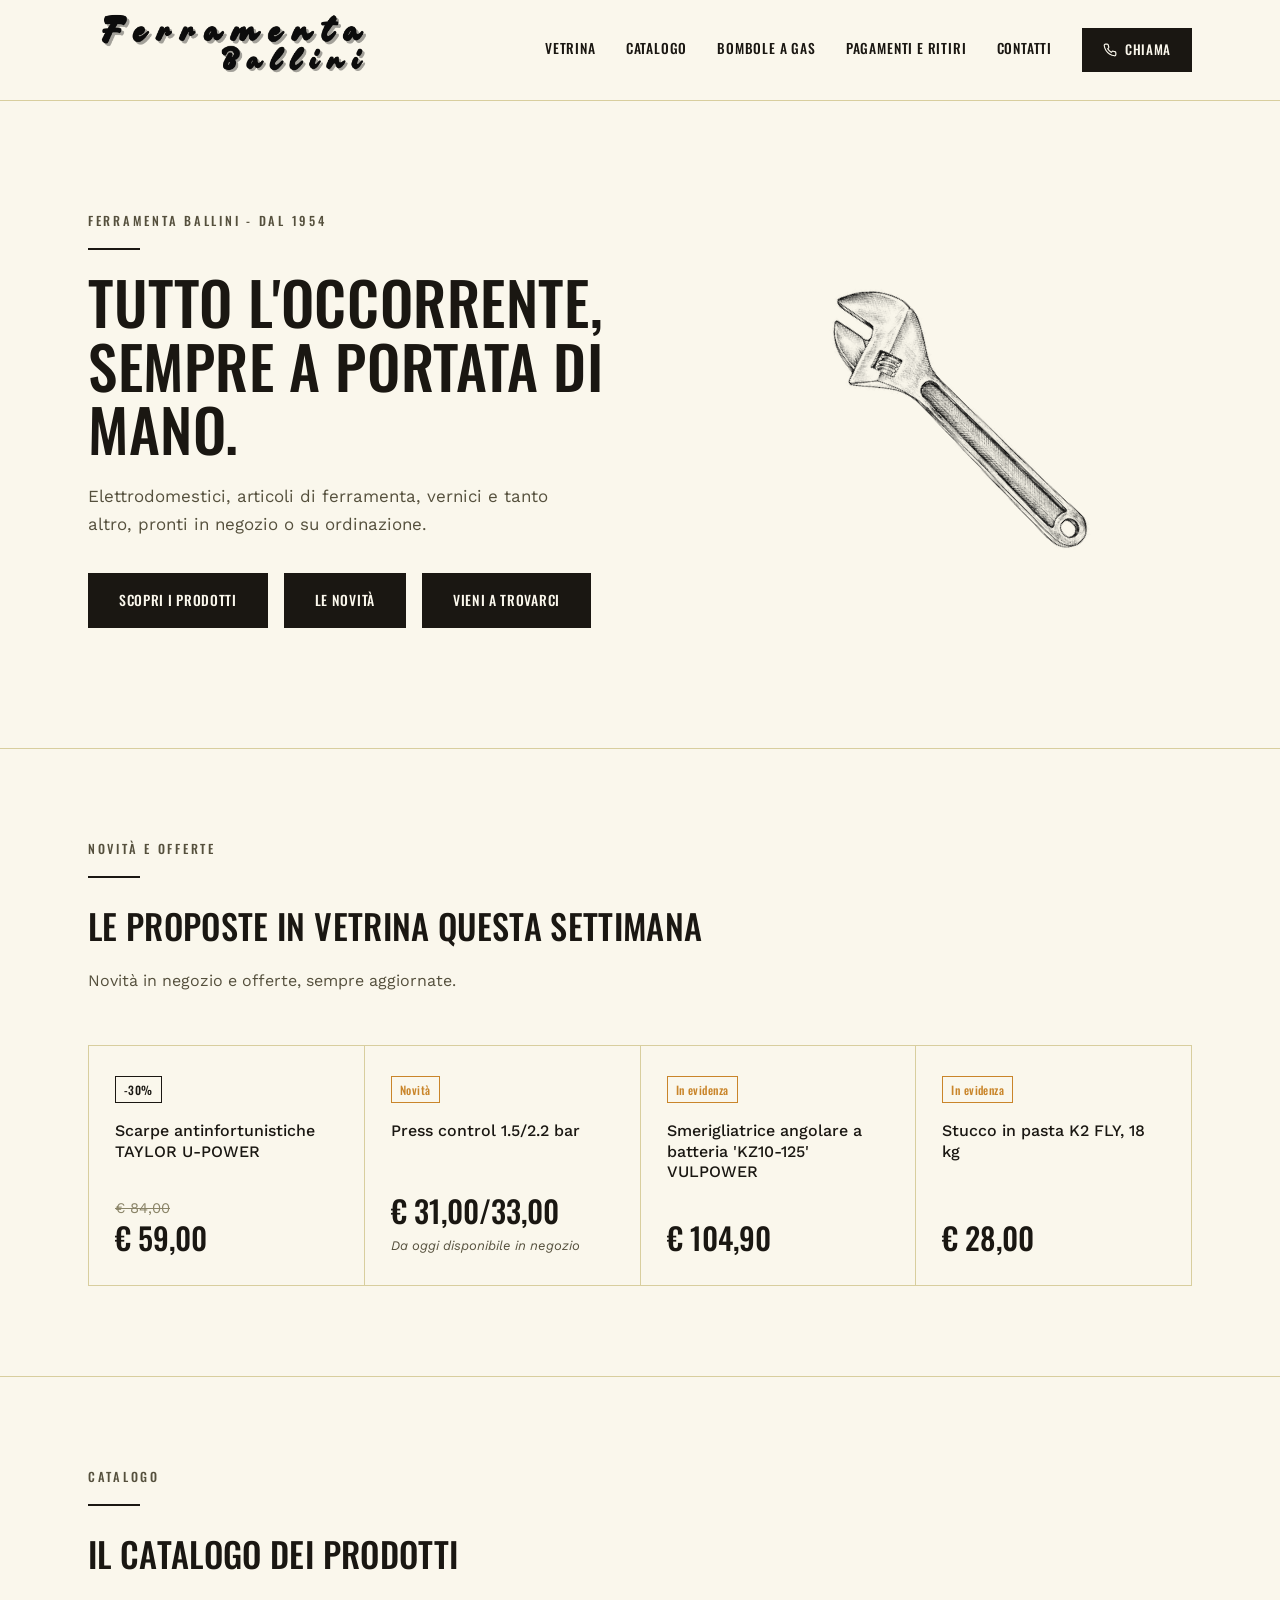
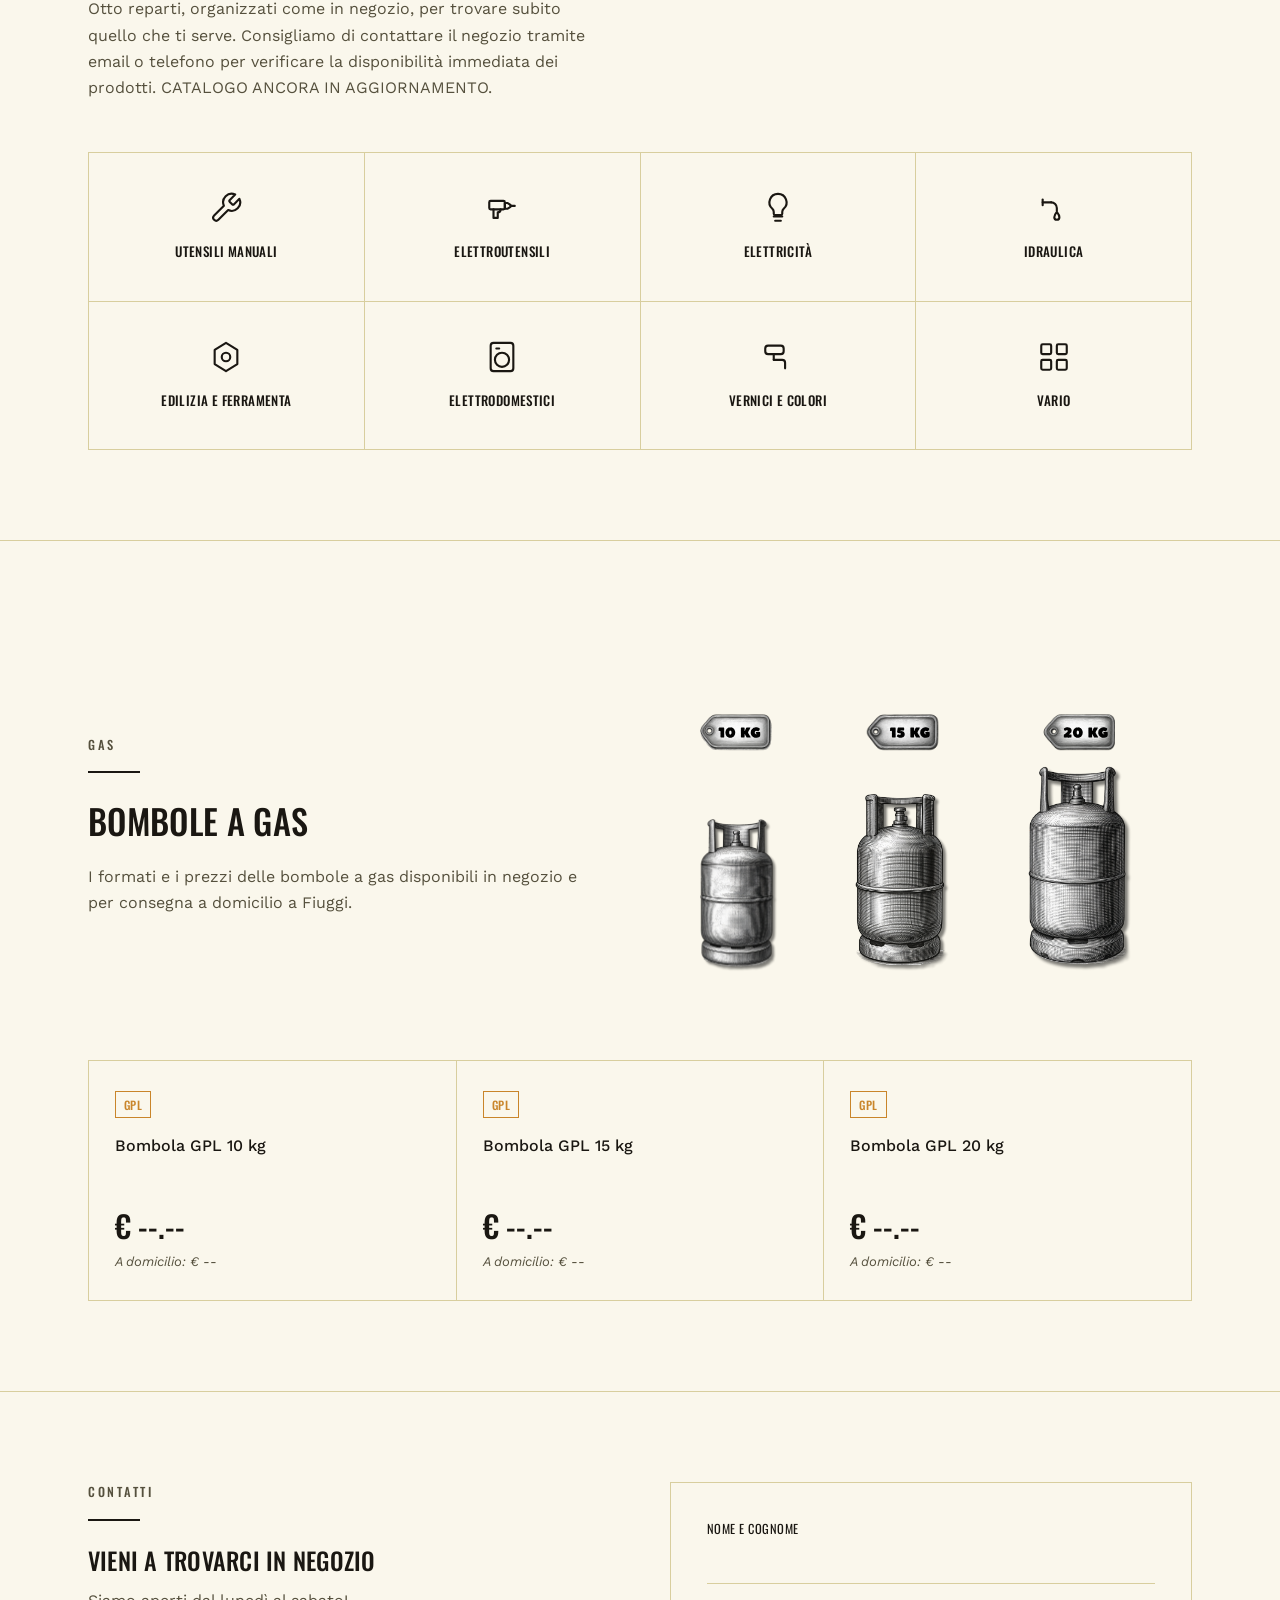
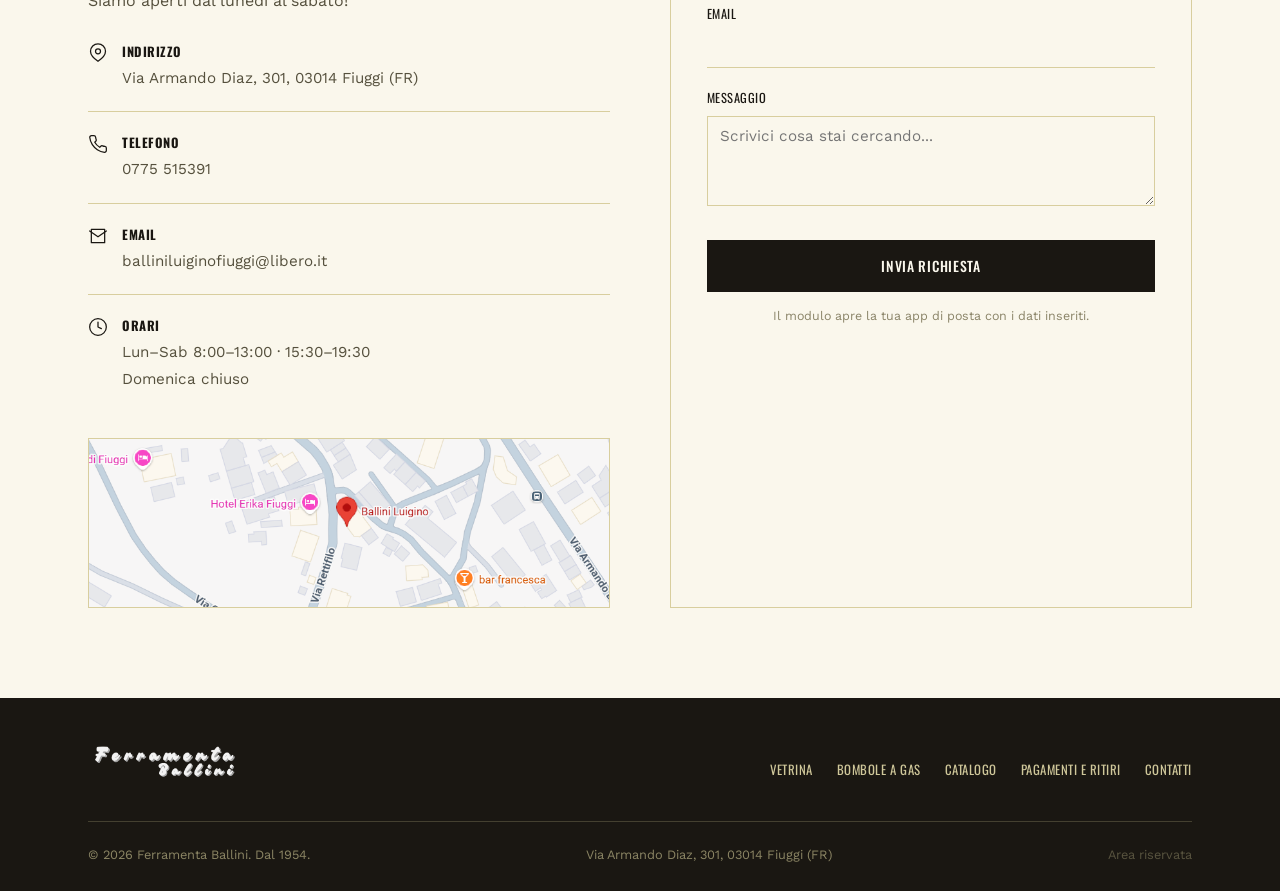
<file: index.html>
<!DOCTYPE html>
<html lang="it">
<head>
<meta charset="UTF-8">
<meta name="viewport" content="width=device-width, initial-scale=1.0">
<title>Ferramenta Ballini Fiuggi (FR)</title>
<meta name="description" content="Ferramenta Ballini a Fiuggi (FR): utensili manuali ed elettrici, elettricità, idraulica, edilizia, elettrodomestici e vernici. In negozio dal 1954, Via Armando Diaz 301.">
<link rel="canonical" href="https://crballini.github.io/ferramentaballini/">
<meta property="og:type" content="website">
<meta property="og:title" content="Ferramenta Ballini Fiuggi (FR)">
<meta property="og:description" content="Ferramenta Ballini a Fiuggi (FR): utensili manuali ed elettrici, elettricità, idraulica, edilizia, elettrodomestici e vernici. In negozio dal 1954, Via Armando Diaz 301.">
<meta property="og:url" content="https://crballini.github.io/ferramentaballini/">
<meta property="og:image" content="https://crballini.github.io/ferramentaballini/img_index/logo.png">
<meta property="og:locale" content="it_IT">
<link rel="preconnect" href="https://fonts.googleapis.com">
<link rel="preconnect" href="https://fonts.gstatic.com" crossorigin>
<link href="https://fonts.googleapis.com/css2?family=Oswald:wght@400;500;600&family=Work+Sans:wght@400;500;600&display=swap" rel="stylesheet">
<style>
  :root{
    --paper:        #FAF7EC;
    --light-cream:  #e8d6ba;
    --cream:        #EBE3A9;
    --line:         #D8CE9E;
    --ink:          #1A1712;
    --ink-soft:     #55503D;
    --ink-faint:    #8A8468;
    --yellow:       #F1A92C;
    --yellow-dark:  #C9852A;
  }

  *{ margin:0; padding:0; box-sizing:border-box; }

  html{ scroll-behavior:smooth; }

  body{
    background:var(--paper);
    color:var(--ink);
    font-family:'Work Sans', sans-serif;
    font-size:16px;
    line-height:1.65;
    overflow-x:hidden;
  }

  h1,h2,h3, .label-font{
    font-family:'Oswald', sans-serif;
    text-transform:uppercase;
    letter-spacing:0.01em;
    font-weight:500;
  }

  .eyebrow{
    font-family:'Oswald', sans-serif;
    font-size:0.78rem;
    font-weight:500;
    letter-spacing:0.22em;
    text-transform:uppercase;
    color:var(--ink-soft);
    display:block;
  }

  .rule{
    width:52px;
    height:2px;
    background:var(--ink);
    margin:16px 0 20px;
  }

  .container{
    max-width:1160px;
    margin:0 auto;
    padding:0 28px;
  }

  a{ color:inherit; text-decoration:none; }

  /* ---------- HEADER ---------- */
  .site-header{
    position:sticky;
    top:0;
    z-index:50;
    background:var(--paper);
    border-bottom:1px solid var(--line);
  }
  .site-header .container{
    display:flex;
    align-items:center;
    justify-content:space-between;
    padding-top:14px;
    padding-bottom:14px;
    gap:20px;
  }
  .brand img{
    height:72px;
    width:auto;
    display:block;
    mix-blend-mode:multiply;
  }

  nav{
    display:flex;
    align-items:center;
    gap:30px;
  }
  nav a{
    font-family:'Oswald', sans-serif;
    font-size:0.85rem;
    font-weight:500;
    letter-spacing:0.06em;
    text-transform:uppercase;
    position:relative;
    padding-bottom:4px;
    color:var(--ink);
  }
  nav a::after{
    content:"";
    position:absolute;
    left:0; bottom:0;
    width:0%;
    height:1px;
    background:var(--ink);
    transition:width 0.2s ease;
  }
  nav a:hover::after{ width:100%; }

  /* ---------- BUTTONS (black, turn yellow when selected/hovered) ---------- */
  .btn, .call-btn{
    font-family:'Oswald', sans-serif;
    font-weight:500;
    text-transform:uppercase;
    letter-spacing:0.05em;
    display:inline-flex;
    align-items:center;
    gap:8px;
    background:var(--ink);
    color:var(--paper);
    border:1px solid var(--ink);
    transition:background 0.15s ease, color 0.15s ease, border-color 0.15s ease;
    cursor:pointer;
  }
  .btn{ font-size:0.86rem; padding:15px 30px; }
  .call-btn{ font-size:0.82rem; padding:10px 20px; white-space:nowrap; }

  .btn:hover, .btn:focus-visible, .btn.active,
  .call-btn:hover, .call-btn:focus-visible{
    background:var(--yellow);
    border-color:var(--yellow);
    color:var(--ink);
  }

  .menu-toggle{ display:none; }

  /* ---------- HERO ---------- */
  .hero{ padding:110px 0 120px; }
  .hero .container{
    display:grid;
    grid-template-columns:1.1fr 0.9fr;
    gap:60px;
    align-items:center;
  }
  .hero h1{
    font-size:clamp(2.4rem, 5vw, 3.7rem);
    line-height:1.08;
    color:var(--ink);
    margin:0 0 22px;
    font-weight:500;
  }
  .hero p.lead{
    max-width:44ch;
    font-size:1.06rem;
    color:var(--ink-soft);
    margin-bottom:34px;
  }
  .hero-ctas{ display:flex; gap:16px; flex-wrap:wrap; }

  .hero-art{ display:flex; align-items:center; justify-content:center; }
  .hero-art svg{ width:100%; max-width:340px; height:auto; }
  .hero-wrench{
    width:100%;
    max-width:280px;
    height:auto;
    transform:rotate(-45deg);
    mix-blend-mode:multiply;
  }
  .hero-wrench-mobile{ display:none; }

  /* ---------- SECTION HEADS ---------- */
  .section{ padding:90px 0; border-top:1px solid var(--line); }
  .section-head{ max-width:620px; margin-bottom:50px; }
  .section-head h2{ font-size:clamp(1.6rem, 3vw, 2.15rem); color:var(--ink); }
  .section-head p{ color:var(--ink-soft); margin-top:14px; font-size:1rem; max-width:52ch; }

  /* ---------- OFFERS & NOVITÀ ---------- */
  .offers-grid{
    display:grid;
    grid-template-columns:repeat(4, 1fr);
    gap:1px;
    background:var(--line);
    border:1px solid var(--line);
  }
  .offer-card{
    position:relative;
    background:var(--paper);
    padding:30px 26px 28px;
    display:flex;
    flex-direction:column;
  }
  .offer-card .tag{
    display:inline-block;
    align-self:flex-start;
    border:1px solid var(--ink);
    font-family:'Oswald', sans-serif;
    font-weight:500;
    font-size:0.72rem;
    letter-spacing:0.04em;
    padding:3px 8px;
    margin-bottom:18px;
  }
  .offer-card .tag.is-new{ border-color:var(--yellow-dark); color:var(--yellow-dark); }
  .offer-card h3{
    font-family:'Work Sans', sans-serif;
    text-transform:none;
    letter-spacing:0;
    font-weight:500;
    font-size:1rem;
    line-height:1.3;
    color:var(--ink);
    margin-bottom:20px;
    min-height:52px;
  }
  .offer-card .price-row{ margin-top:auto; }
  .offer-card .old-price{
    font-size:0.92rem;
    color:var(--ink-faint);
    text-decoration:line-through;
  }
  .offer-card .new-price{
    font-family:'Oswald', sans-serif;
    font-size:1.9rem;
    font-weight:500;
    color:var(--ink);
    line-height:1.2;
  }
  .offer-card .new-note{
    font-size:0.82rem;
    color:var(--ink-soft);
    font-style:italic;
    margin-top:6px;
  }
  .offers-note{ margin-top:24px; font-size:0.85rem; color:var(--ink-faint); }

  /* ---------- CATEGORIES ---------- */
  .cat-grid{
    display:grid;
    grid-template-columns:repeat(4, 1fr);
    gap:1px;
    background:var(--line);
    border:1px solid var(--line);
  }
  .cat-card{
    background:var(--paper);
    padding:38px 16px;
    display:flex;
    flex-direction:column;
    align-items:center;
    gap:16px;
    text-align:center;
    transition:background 0.15s ease;
  }
  .cat-card:hover{ background:var(--yellow); }
  .cat-card svg{ width:34px; height:34px; stroke:var(--ink); }
  .cat-card span{
    font-family:'Oswald', sans-serif;
    font-size:0.82rem;
    font-weight:500;
    letter-spacing:0.03em;
    text-transform:uppercase;
    color:var(--ink);
  }

  /* ---------- CONTACT ---------- */
  .contact-grid{ display:grid; grid-template-columns:1fr 1fr; gap:60px; }
  .info-list{ list-style:none; margin-top:26px; }
  .info-list li{
    display:flex;
    gap:14px;
    align-items:flex-start;
    padding-bottom:20px;
    margin-bottom:20px;
    border-bottom:1px solid var(--line);
  }
  .info-list li:last-child{ border-bottom:none; }
  .info-list svg{ flex-shrink:0; width:20px; height:20px; stroke:var(--ink); margin-top:2px; }
  .info-list strong{
    display:block;
    font-family:'Oswald', sans-serif;
    font-size:0.8rem;
    text-transform:uppercase;
    letter-spacing:0.04em;
    color:var(--ink);
    margin-bottom:3px;
  }
  .info-list span, .info-list a{ color:var(--ink-soft); font-size:0.95rem; }

  .map-box{
    border:1px solid var(--line);
    background:var(--cream);
    height:170px;
    display:flex;
    flex-direction:column;
    align-items:center;
    justify-content:center;
    gap:10px;
    margin-top:26px;
  }
  .map-box svg{ width:28px; height:28px; stroke:var(--ink); }
  .map-box p{ font-size:0.8rem; color:var(--ink-soft); text-align:center; padding:0 24px; }

  form{ border:1px solid var(--line); padding:36px; }
  .field{ margin-bottom:20px; }
  .field label{
    display:block;
    font-family:'Oswald', sans-serif;
    font-size:0.78rem;
    text-transform:uppercase;
    letter-spacing:0.04em;
    margin-bottom:7px;
    color:var(--ink);
  }
  .field input, .field textarea{
    width:100%;
    border:none;
    border-bottom:1px solid var(--line);
    background:transparent;
    padding:9px 2px;
    font-family:'Work Sans', sans-serif;
    font-size:0.95rem;
    color:var(--ink);
  }
  .field textarea{ resize:vertical; min-height:90px; border:1px solid var(--line); padding:10px 12px; }
  .field input:focus, .field textarea:focus{ outline:none; border-color:var(--ink); }
  form .btn{ width:100%; justify-content:center; margin-top:6px; }
  .form-note{ font-size:0.78rem; color:var(--ink-faint); margin-top:14px; text-align:center; }

  /* ---------- FOOTER ---------- */
  footer{ background:var(--ink); color:var(--cream); padding:48px 0 26px; }
  .footer-top{
    display:flex;
    justify-content:space-between;
    align-items:center;
    flex-wrap:wrap;
    gap:20px;
    padding-bottom:28px;
    border-bottom:1px solid rgba(235,227,169,0.2);
  }
  .footer-brand img{ height:38px; }
  .footer-nav{ display:flex; gap:24px; flex-wrap:wrap; }
  .footer-nav a{ font-family:'Oswald', sans-serif; font-size:0.8rem; color:#CFC79A; text-transform:uppercase; letter-spacing:0.04em; }
  .footer-nav a:hover{ color:var(--yellow); }
  .footer-bottom{
    padding-top:22px;
    font-size:0.8rem;
    color:#8B8564;
    display:flex;
    justify-content:space-between;
    flex-wrap:wrap;
    gap:10px;
  }

  /* ---------- SEZIONE BOMBOLE (Personalizzata) ---------- */
.gas-top-area {
  display: flex;
  align-items: center;
  justify-content: space-between;
  gap: 40px;
  margin-bottom: 40px;
}
.gas-top-area .section-head {
  margin-bottom: 0;
  flex: 1;
}
.gas-illustration {
  flex: 1.2;
  max-width: 550px;
  display: flex;
  justify-content: flex-end;
}
.gas-illustration img {
  width: 100%;
  height: auto;
  object-fit: contain;
  border-radius: 8px; /* Opzionale: smussa leggermente gli angoli dell'immagine */
}
.offers-grid.three-cols {
  grid-template-columns: repeat(3, 1fr);
}

/* Regole Mobile per la nuova sezione */
@media (max-width: 900px) {
  .gas-top-area {
    flex-direction: column;
    align-items: flex-start;
    gap: 24px;
  }
  .gas-illustration {
    justify-content: flex-start;
    width: 100%;
  }
  .offers-grid.three-cols {
    grid-template-columns: 1fr 1fr;
  }
}
@media (max-width: 560px) {
  .offers-grid.three-cols {
    grid-template-columns: 1fr;
  }
}

  /* ---------- RESPONSIVE ---------- */
  @media (max-width: 900px){
    nav{ display:none; }
    .menu-toggle{
      display:inline-flex;
      align-items:center;
      justify-content:center;
      width:42px; height:42px;
      border:1px solid var(--ink);
      background:transparent;
      cursor:pointer;
      position:relative;
      z-index:1;
    }
    .menu-toggle .bar{
      transition:transform 0.2s ease, opacity 0.2s ease;
      transform-box:fill-box;
      transform-origin:center;
    }
    .site-header.open .menu-toggle .bar1{ transform:translateY(6px) rotate(45deg); }
    .site-header.open .menu-toggle .bar2{ opacity:0; }
    .site-header.open .menu-toggle .bar3{ transform:translateY(-6px) rotate(-45deg); }
    .site-header.open nav{
      display:flex;
      flex-direction:column;
      align-items:flex-start;
      position:absolute;
      top:100%;
      left:0; right:0;
      background:var(--paper);
      border-bottom:1px solid var(--line);
      padding:20px 28px 24px;
      gap:18px;
    }
    .site-header.open nav .call-btn{ margin-top:4px; }
    .hero .container{ grid-template-columns:1fr; }
    .hero-art{ display:none; }
    .hero-eyebrow{ display:flex; align-items:center; gap:8px; }
    .hero-wrench-mobile{
      display:inline-block;
      width:20px;
      height:20px;
      object-fit:contain;
      transform:rotate(-45deg);
      mix-blend-mode:multiply;
      flex-shrink:0;
    }
    .offers-grid{ grid-template-columns:1fr 1fr; }
    .cat-grid{ grid-template-columns:1fr 1fr; }
    .contact-grid{ grid-template-columns:1fr; }
  }
  @media (max-width: 560px){
    .offers-grid{ grid-template-columns:1fr; }
    .cat-grid{ grid-template-columns:1fr 1fr; }
  }

  @media (prefers-reduced-motion: reduce){
    *{ transition:none !important; scroll-behavior:auto !important; }
  }

  :focus-visible{ outline:2px solid var(--ink); outline-offset:2px; }
</style>
<script type="application/ld+json">
{
  "@context": "https://schema.org",
  "@type": "HardwareStore",
  "name": "Ferramenta Ballini",
  "image": "https://crballini.github.io/ferramentaballini/img_index/logo.png",
  "url": "https://crballini.github.io/ferramentaballini/",
  "telephone": "+39 0775 515391",
  "email": "balliniluiginofiuggi@libero.it",
  "address": {
    "@type": "PostalAddress",
    "streetAddress": "Via Armando Diaz, 301",
    "addressLocality": "Fiuggi",
    "addressRegion": "FR",
    "postalCode": "03014",
    "addressCountry": "IT"
  },
  "openingHoursSpecification": [
    {
      "@type": "OpeningHoursSpecification",
      "dayOfWeek": ["Monday","Tuesday","Wednesday","Thursday","Friday","Saturday"],
      "opens": "08:00",
      "closes": "13:00"
    },
    {
      "@type": "OpeningHoursSpecification",
      "dayOfWeek": ["Monday","Tuesday","Wednesday","Thursday","Friday","Saturday"],
      "opens": "15:30",
      "closes": "19:30"
    }
  ]
}
</script>
</head>
<body>

<header class="site-header" id="siteHeader">
  <div class="container">
    <div class="brand">
      <img src="img_index/logo.png" alt="Ferramenta Ballini">
    </div>
    <nav>
      <a href="#offerte">Vetrina</a>
      <a href="#catalogo">Catalogo</a>
      <a href="#bombole-gas">Bombole a gas</a>
      <a href="informazioni.html">Pagamenti e ritiri</a>
      <a href="#contatti">Contatti</a>
      <a class="call-btn" href="tel:+390775515391">
        <svg width="14" height="14" viewBox="0 0 24 24" fill="none" stroke="currentColor" stroke-width="2" stroke-linecap="round" stroke-linejoin="round"><path d="M22 16.92v3a2 2 0 0 1-2.18 2 19.79 19.79 0 0 1-8.63-3.07 19.5 19.5 0 0 1-6-6 19.79 19.79 0 0 1-3.07-8.67A2 2 0 0 1 4.11 2h3a2 2 0 0 1 2 1.72c.127.96.361 1.903.7 2.81a2 2 0 0 1-.45 2.11L8.09 9.91a16 16 0 0 0 6 6l1.27-1.27a2 2 0 0 1 2.11-.45c.907.339 1.85.573 2.81.7A2 2 0 0 1 22 16.92z"/></svg>
        Chiama
      </a>
    </nav>
    <button class="menu-toggle" id="menuToggle" aria-label="Apri il menu">
      <svg width="20" height="20" viewBox="0 0 24 24" fill="none" stroke="#1A1712" stroke-width="1.5" stroke-linecap="round">
        <line class="bar bar1" x1="3" y1="6" x2="21" y2="6"/>
        <line class="bar bar2" x1="3" y1="12" x2="21" y2="12"/>
        <line class="bar bar3" x1="3" y1="18" x2="21" y2="18"/>
      </svg>
    </button>
  </div>
</header>

<section class="hero">
  <div class="container">
    <div class="hero-copy">
      <span class="eyebrow hero-eyebrow">Ferramenta Ballini - dal 1954<img src="img_index/adjustable_wrench.png" alt="" class="hero-wrench-mobile"></span>
      <div class="rule"></div>
      <h1>Tutto l'occorrente, sempre a portata di mano.</h1>
      <p class="lead">Elettrodomestici, articoli di ferramenta, vernici e tanto altro, pronti in negozio o su ordinazione.</p>
      <div class="hero-ctas">
        <a class="btn" href="#catalogo">Scopri i prodotti</a>
        <a class="btn" href="#offerte">Le novità</a>
        <a class="btn" href="#contatti">Vieni a trovarci</a>
      </div>
    </div>
    <div class="hero-art">
      <img src="img_index/adjustable_wrench.png" alt="Chiave inglese regolabile" class="hero-wrench">
    </div>
  </div>
</section>

<section class="section" id="offerte">
  <div class="container">
    <div class="section-head">
      <span class="eyebrow">Novità e offerte</span>
      <div class="rule"></div>
      <h2>Le proposte in vetrina questa settimana</h2>
      <p>Novità in negozio e offerte, sempre aggiornate.</p>
    </div>
    <div class="offers-grid">
      <div class="offer-card">
        <span class="tag">-30%</span>
        <h3>Scarpe antinfortunistiche TAYLOR U-POWER</h3>
        <div class="price-row">
          <div class="old-price">€ 84,00</div>
          <div class="new-price">€ 59,00</div>
        </div>
      </div>
      <div class="offer-card">
        <span class="tag is-new">Novità</span>
        <h3>Press control 1.5/2.2 bar</h3>
        <div class="price-row">
          <div class="new-price">€ 31,00/33,00</div>
          <div class="new-note">Da oggi disponibile in negozio</div>
        </div>
      </div>
      <div class="offer-card">
        <span class="tag is-new">In evidenza</span>
        <h3>Smerigliatrice angolare a batteria 'KZ10-125' VULPOWER</h3>
        <div class="price-row">
          <div class="new-price">€ 104,90</div>
        </div>
      </div>
      <div class="offer-card">
        <span class="tag is-new">In evidenza</span>
        <h3>Stucco in pasta K2 FLY, 18 kg</h3>
        <div class="price-row">
          <div class="new-price">€ 28,00</div>
        </div>
      </div>
    </div>
  </div>
</section>

<section class="section" id="catalogo">
  <div class="container">
    <div class="section-head">
      <span class="eyebrow">Catalogo</span>
      <div class="rule"></div>
      <h2>Il catalogo dei prodotti</h2>
      <p>Otto reparti, organizzati come in negozio, per trovare subito quello che ti serve. Consigliamo di contattare il negozio tramite email o telefono per verificare la disponibilità immediata dei prodotti. CATALOGO ANCORA IN AGGIORNAMENTO.</p>
    </div>
    <div class="cat-grid">

      <a class="cat-card" href="reparti/reparto-utensili-manuali.html">
        <svg xmlns="http://www.w3.org/2000/svg" width="24" height="24" viewBox="0 0 24 24" fill="none" stroke="currentColor" stroke-width="1.5" stroke-linecap="round" stroke-linejoin="round">
          <path d="M14.7 6.3a1 1 0 0 0 0 1.4l1.6 1.6a1 1 0 0 0 1.4 0l3.77-3.77a6 6 0 0 1-7.94 7.94l-6.91 6.91a2.12 2.12 0 0 1-3-3l6.91-6.91a6 6 0 0 1 7.94-7.94l-3.76 3.76z"/>
        </svg>
        <span>Utensili manuali</span>
      </a>

      <a class="cat-card" href="reparti/reparto-elettroutensili.html">
        <svg xmlns="http://www.w3.org/2000/svg" width="24" height="24" viewBox="0 0 24 24" fill="none" stroke="currentColor" stroke-width="1.5" stroke-linecap="round" stroke-linejoin="round">
          <rect x="3" y="7" width="11" height="6" rx="1"/>
          <path d="M14 8.5h2l2 1.3v1.4l-2 1.3h-2z"/>
          <path d="M18 10.5h3"/>
          <path d="M11 13c0 1.2-1 2-2 2v4h-3v-6"/>
        </svg>
        <span>Elettroutensili</span>
      </a>

      <a class="cat-card" href="reparti/reparto-elettricita.html">
        <svg xmlns="http://www.w3.org/2000/svg" width="24" height="24" viewBox="0 0 24 24" fill="none" stroke="currentColor" stroke-width="1.5" stroke-linecap="round" stroke-linejoin="round">
          <path d="M9 18h6"/><path d="M10 21h4"/><path d="M12 2a6 6 0 0 0-4 10.5c.6.6 1 1.4 1 2.3V16a1 1 0 0 0 1 1h4a1 1 0 0 0 1-1v-1.2c0-.9.4-1.7 1-2.3A6 6 0 0 0 12 2z"/>
        </svg>
        <span>Elettricità</span>
      </a>

      <a class="cat-card" href="reparti/reparto-idraulica.html">
        <svg xmlns="http://www.w3.org/2000/svg" width="24" height="24" viewBox="0 0 24 24" fill="none" stroke="currentColor" stroke-width="1.5" stroke-linecap="round" stroke-linejoin="round">
          <path d="M4 6v4"/><path d="M4 8h6"/><path d="M10 8a4 4 0 0 1 4 4v2"/><path d="M12.2 18.5a1.8 1.8 0 0 0 3.6 0c0-1.4-1.8-3.7-1.8-3.7s-1.8 2.3-1.8 3.7z"/>
        </svg>
        <span>Idraulica</span>
      </a>

      <a class="cat-card" href="reparti/reparto-edilizia-ferramenta.html">
        <svg xmlns="http://www.w3.org/2000/svg" width="24" height="24" viewBox="0 0 24 24" fill="none" stroke="currentColor" stroke-width="1.5" stroke-linecap="round" stroke-linejoin="round">
          <path d="M12 2 20 7 20 17 12 22 4 17 4 7Z"/>
          <circle cx="12" cy="12" r="3"/>
        </svg>
        <span>Edilizia e ferramenta</span>
      </a>

      <a class="cat-card" href="reparti/reparto-elettrodomestici.html">
        <svg xmlns="http://www.w3.org/2000/svg" width="24" height="24" viewBox="0 0 24 24" fill="none" stroke="currentColor" stroke-width="1.5" stroke-linecap="round" stroke-linejoin="round">
          <rect x="4" y="2" width="16" height="20" rx="2"/>
          <circle cx="12" cy="14" r="5"/>
          <line x1="8" y1="6" x2="10" y2="6"/>
        </svg>
        <span>Elettrodomestici</span>
      </a>

      <a class="cat-card" href="reparti/reparto-vernici-colori.html">
        <svg xmlns="http://www.w3.org/2000/svg" width="24" height="24" viewBox="0 0 24 24" fill="none" stroke="currentColor" stroke-width="1.5" stroke-linecap="round" stroke-linejoin="round">
          <rect x="3" y="4" width="13" height="6" rx="2"/>
          <path d="M9 10v4"/>
          <path d="M9 14h6a2 2 0 0 1 2 2v4"/>
        </svg>
        <span>Vernici e colori</span>
      </a>

      <a class="cat-card" href="reparti/reparto-vario.html">
        <svg xmlns="http://www.w3.org/2000/svg" width="24" height="24" viewBox="0 0 24 24" fill="none" stroke="currentColor" stroke-width="1.5" stroke-linecap="round" stroke-linejoin="round">
          <rect x="3" y="3" width="7" height="7" rx="1"/>
          <rect x="14" y="3" width="7" height="7" rx="1"/>
          <rect x="3" y="14" width="7" height="7" rx="1"/>
          <rect x="14" y="14" width="7" height="7" rx="1"/>
        </svg>
        <span>Vario</span>
      </a>

    </div>
  </div>
</section>

<section class="section" id="bombole-gas">
  <div class="container">
    
    <!-- Nuova intestazione con Immagine a destra -->
    <div class="gas-top-area">
      <div class="section-head">
        <span class="eyebrow">Gas</span>
        <div class="rule"></div>
        <h2>Bombole a gas</h2>
        <p>I formati e i prezzi delle bombole a gas disponibili in negozio e per consegna a domicilio a Fiuggi.</p>
      </div>
      <div class="gas-illustration">
        <!-- Riferimento esatto al file allegato -->
        <img src="img_index/bombole_gpl.svg" alt="Illustrazione bombole a gas 10, 15 e 20 kg">
      </div>
    </div>

    <!-- Griglia modificata per occupare lo spazio con 3 riquadri -->
    <div class="offers-grid three-cols">
      <div class="offer-card">
        <span class="tag is-new">GPL</span>
        <h3>Bombola GPL 10 kg</h3>
        <div class="price-row">
          <div class="new-price">€ --.--</div>
          <div class="new-note">A domicilio: € --</div>
        </div>
      </div>
      <div class="offer-card">
        <span class="tag is-new">GPL</span>
        <h3>Bombola GPL 15 kg</h3>
        <div class="price-row">
          <div class="new-price">€ --.--</div>
          <div class="new-note">A domicilio: € --</div>
        </div>
      </div>
      <div class="offer-card">
        <span class="tag is-new">GPL</span>
        <h3>Bombola GPL 20 kg</h3>
        <div class="price-row">
          <div class="new-price">€ --.--</div>
          <div class="new-note">A domicilio: € --</div>
        </div>
      </div>
    </div>
    
  </div>
</section>


<section class="section" id="contatti">
  <div class="container contact-grid">
    <div>
      <span class="eyebrow">Contatti</span>
      <div class="rule"></div>
      <h2 style="margin-bottom:8px;">Vieni a trovarci in negozio</h2>
      <p style="color:var(--ink-soft);">Siamo aperti dal lunedì al sabato!</p>
      <ul class="info-list">
        <li>
          <svg viewBox="0 0 24 24" fill="none" stroke-width="1.5" stroke-linecap="round" stroke-linejoin="round"><path d="M21 10c0 6-9 12-9 12s-9-6-9-12a9 9 0 0 1 18 0z"/><circle cx="12" cy="10" r="3"/></svg>
          <div><strong>Indirizzo</strong><span>Via Armando Diaz, 301, 03014 Fiuggi (FR)</span></div>
        </li>
        <li>
          <svg viewBox="0 0 24 24" fill="none" stroke-width="1.5" stroke-linecap="round" stroke-linejoin="round"><path d="M22 16.92v3a2 2 0 0 1-2.18 2 19.79 19.79 0 0 1-8.63-3.07 19.5 19.5 0 0 1-6-6 19.79 19.79 0 0 1-3.07-8.67A2 2 0 0 1 4.11 2h3a2 2 0 0 1 2 1.72c.127.96.361 1.903.7 2.81a2 2 0 0 1-.45 2.11L8.09 9.91a16 16 0 0 0 6 6l1.27-1.27a2 2 0 0 1 2.11-.45c.907.339 1.85.573 2.81.7A2 2 0 0 1 22 16.92z"/></svg>
          <div><strong>Telefono</strong><a href="tel:+390775515391">0775 515391</a></div>
        </li>
        <li>
          <svg viewBox="0 0 24 24" fill="none" stroke-width="1.5" stroke-linecap="round" stroke-linejoin="round"><path d="M4 4h16v16H4z"/><path d="M22 6l-10 7L2 6"/></svg>
          <div><strong>Email</strong><a href="mailto:info@ferramentaballini.it">balliniluiginofiuggi@libero.it</a></div>
        </li>
        <li>
          <svg viewBox="0 0 24 24" fill="none" stroke-width="1.5" stroke-linecap="round" stroke-linejoin="round"><circle cx="12" cy="12" r="10"/><path d="M12 6v6l4 2"/></svg>
          <div><strong>Orari</strong><span>Lun–Sab 8:00–13:00 · 15:30–19:30 <br>Domenica chiuso</span></div>
        </li>
      </ul>
      <div class="map-box" style="padding:0; overflow:hidden;">
        <a href="https://maps.app.goo.gl/YUSPGVUYuWV79hpx6"
          target="_blank"
          rel="noopener"
          style="display:block; width:100%; height:100%;">
           <img src="img_index/maps.png"
                alt="Mappa Ferramenta Ballini"
                style="width:100%; height:100%; object-fit:cover; display:block;">
        </a>
      </div>
    </div>

    <form id="contactForm">
      <div class="field">
        <label for="name">Nome e cognome</label>
        <input type="text" id="name" name="name" required>
      </div>
      <div class="field">
        <label for="email">Email</label>
        <input type="email" id="email" name="email" required>
      </div>
      <div class="field">
        <label for="message">Messaggio</label>
        <textarea id="message" name="message" required placeholder="Scrivici cosa stai cercando..."></textarea>
      </div>
      <button type="submit" class="btn">Invia richiesta</button>
      <p class="form-note">Il modulo apre la tua app di posta con i dati inseriti.</p>
    </form>
  </div>
</section>

<footer>
  <div class="container">
    <div class="footer-top">
      <div class="footer-brand">
        <img src="img_index/logo_footer.png" alt="Ferramenta Ballini">
      </div>
      <div class="footer-nav">
        <a href="#offerte">Vetrina</a>
        <a href="#bombole-gas">Bombole a gas</a>
        <a href="#catalogo">Catalogo</a>
        <a href="informazioni.html">Pagamenti e ritiri</a>
        <a href="#contatti">Contatti</a>
      </div>
    </div>
    <div class="footer-bottom">
      <span>© 2026 Ferramenta Ballini. Dal 1954.</span>
      <span>Via Armando Diaz, 301, 03014 Fiuggi (FR)</span>
      <a href="area-gestione.html" style="opacity:0.55;">Area riservata</a>
    </div>
  </div>
</footer>

<script>
  const menuToggle = document.getElementById('menuToggle');
  const header = document.getElementById('siteHeader');
  menuToggle.addEventListener('click', (e) => {
    e.stopPropagation();
    header.classList.toggle('open');
  });

  document.querySelectorAll('nav a').forEach(a=>{
    a.addEventListener('click', ()=> header.classList.remove('open'));
  });

  document.addEventListener('click', (e) => {
    if (header.classList.contains('open') && !header.contains(e.target)){
      header.classList.remove('open');
    }
  });
  document.addEventListener('keydown', (e) => {
    if (e.key === 'Escape') header.classList.remove('open');
  });

  const form = document.getElementById('contactForm');
  form.addEventListener('submit', function(e){
    e.preventDefault();
    const name = document.getElementById('name').value;
    const email = document.getElementById('email').value;
    const message = document.getElementById('message').value;
    const subject = encodeURIComponent('Richiesta dal sito - ' + name);
    const body = encodeURIComponent(message + '\n\nEmail di risposta: ' + email);
    window.location.href = 'mailto:balliniluiginofiuggi@libero.it?subject=' + subject + '&body=' + body;
  });
</script>

</body>
</html>
</file>
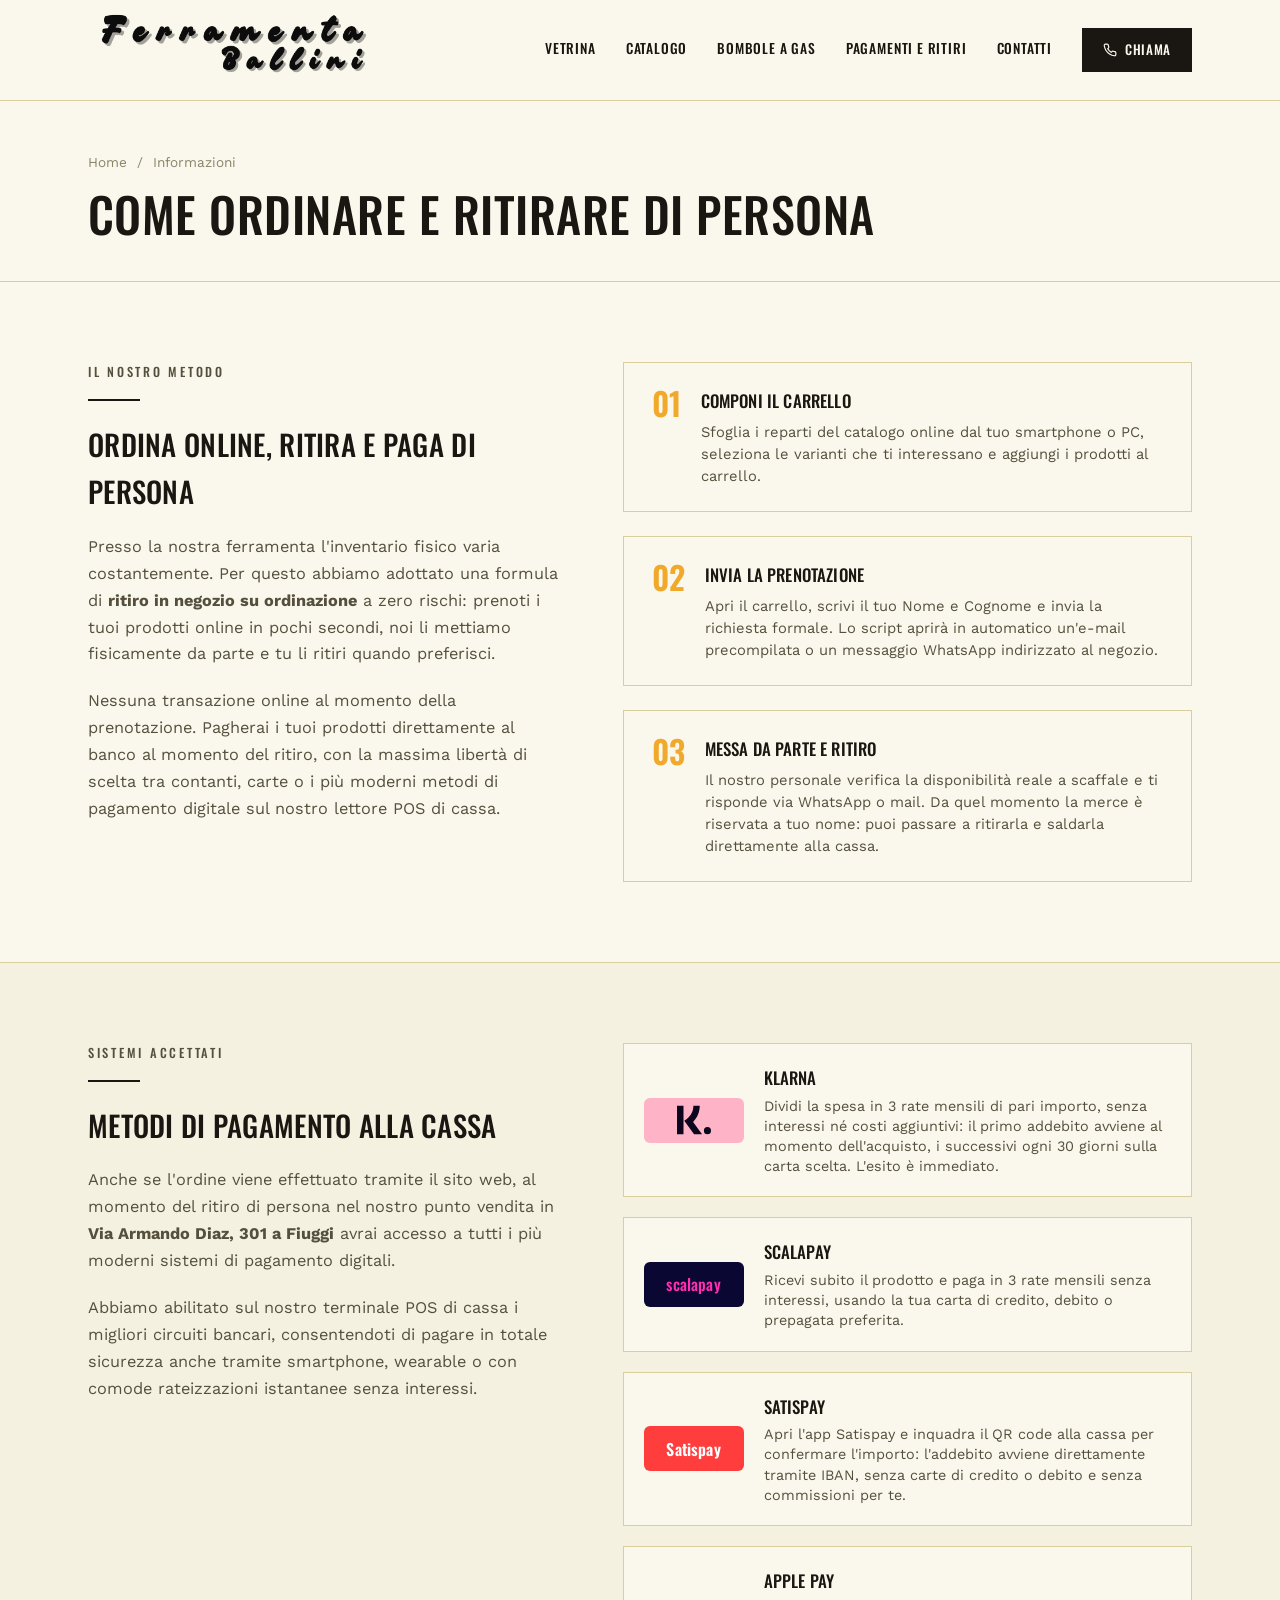
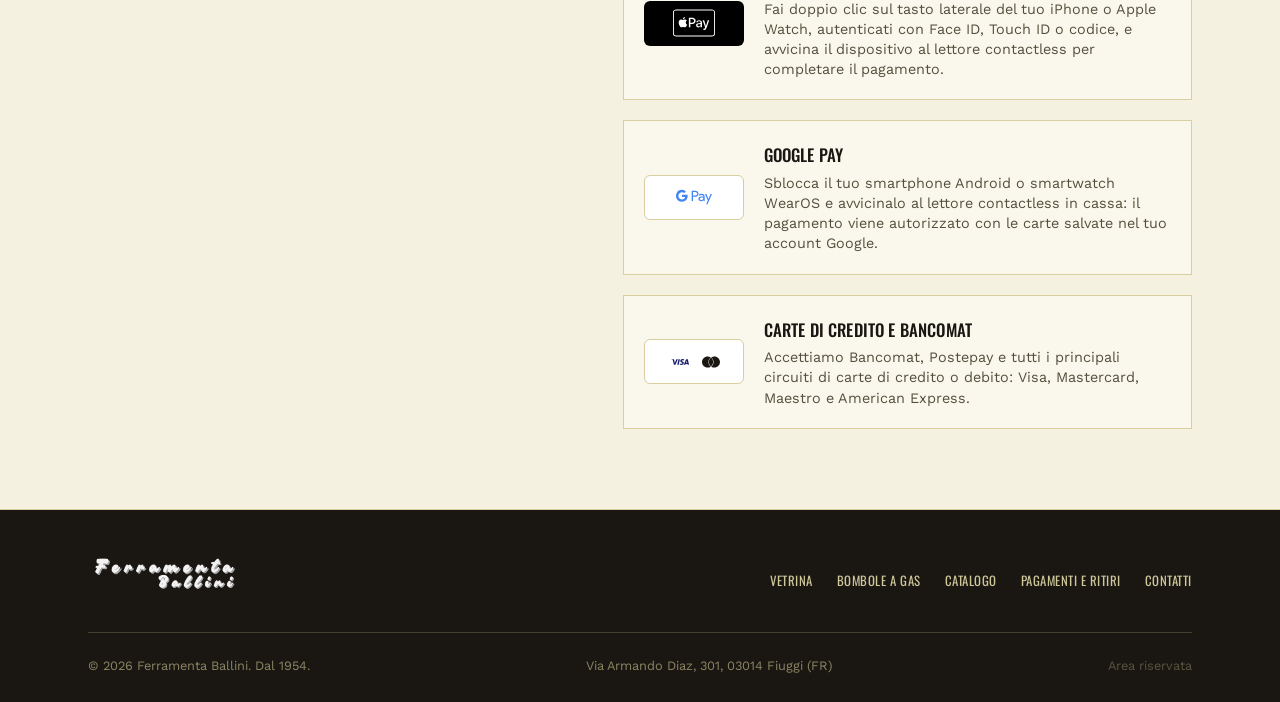
<file: informazioni.html>
<!DOCTYPE html>
<html lang="it">
<head>
    <meta charset="UTF-8">
    <meta name="viewport" content="width=device-width, initial-scale=1.0">
    <title>Ordinazione Online e Ritiro in Negozio — Ferramenta Ballini</title>
    <meta name="description" content="Come prenotare i prodotti online a costo zero e ritirarli di persona pagando comodamente alla cassa con i metodi di pagamento digitali più moderni su Ferramenta Ballini a Fiuggi (FR).">
    <link rel="canonical" href="https://crballini.github.io/ferramentaballini/informazioni.html">
    <link rel="preconnect" href="https://fonts.googleapis.com">
    <link rel="preconnect" href="https://fonts.gstatic.com" crossorigin>
    <link href="https://fonts.googleapis.com/css2?family=Oswald:wght@400;500;600&family=Work+Sans:wght@400;500;600&display=swap" rel="stylesheet">
    <style>
        :root{
            --paper: #FAF7EC;
            --light-cream: #e8d6ba;
            --cream: #EBE3A9;
            --line: #D8CE9E;
            --ink: #1A1712;
            --ink-soft: #55503D;
            --ink-faint: #8A8468;
            --yellow: #F1A92C;
            --yellow-dark: #C9852A;
            --green: #2B8A3E;
        }
        *{
            margin:0;
            padding:0;
            box-sizing:border-box;
        }
        html{
            scroll-behavior:smooth;
        }
        body{
            background:var(--paper);
            color:var(--ink);
            font-family:'Work Sans', sans-serif;
            font-size:16px;
            line-height:1.65;
            overflow-x:hidden;
        }
        h1,h2,h3,h4, .label-font{
            font-family:'Oswald', sans-serif;
            text-transform:uppercase;
            letter-spacing:0.01em;
            font-weight:500;
        }
        .eyebrow{
            font-family:'Oswald', sans-serif;
            font-size:0.78rem;
            font-weight:500;
            letter-spacing:0.22em;
            text-transform:uppercase;
            color:var(--ink-soft);
            display:block;
        }
        .rule{
            width:52px;
            height:2px;
            background:var(--ink);
            margin:16px 0 20px;
        }
        .container{
            max-width:1160px;
            margin:0 auto;
            padding:0 28px;
        }
        a{
            color:inherit;
            text-decoration:none;
        }
        
        /* ---------- HEADER ---------- */
        .site-header{
            position:sticky;
            top:0;
            z-index:50;
            background:var(--paper);
            border-bottom:1px solid var(--line);
        }
        .site-header .container{
            display:flex;
            align-items:center;
            justify-content:space-between;
            padding-top:14px;
            padding-bottom:14px;
            gap:20px;
        }
        .brand img{
            height:72px;
            width:auto;
            display:block;
            mix-blend-mode:multiply;
        }
        nav{
            display:flex;
            align-items:center;
            gap:30px;
        }
        nav a{
            font-family:'Oswald', sans-serif;
            font-size:0.85rem;
            font-weight:500;
            letter-spacing:0.06em;
            text-transform:uppercase;
            position:relative;
            padding-bottom:4px;
            color:var(--ink);
        }
        nav a::after{
            content:"";
            position:absolute;
            left:0;
            bottom:0;
            width:0%;
            height:1px;
            background:var(--ink);
            transition:width 0.2s ease;
        }
        nav a:hover::after{
            width:100%;
        }
        .call-btn{
            font-family:'Oswald', sans-serif;
            font-weight:500;
            text-transform:uppercase;
            letter-spacing:0.05em;
            display:inline-flex;
            align-items:center;
            gap:8px;
            background:var(--ink);
            color:var(--paper);
            border:1px solid var(--ink);
            transition:background 0.15s ease, color 0.15s ease, border-color 0.15s ease;
            cursor:pointer;
            font-size:0.82rem;
            padding:10px 20px;
            white-space:nowrap;
        }
        .call-btn:hover{
            background:var(--yellow);
            border-color:var(--yellow);
            color:var(--ink);
        }
        .menu-toggle{
            display:none;
        }

        /* ---------- PAGE HEAD ---------- */
        .page-head{
            padding:50px 0 40px;
            background:var(--paper);
            border-bottom:1px solid var(--line);
        }
        .breadcrumb{
            font-size:0.85rem;
            color:var(--ink-faint);
            margin-bottom:15px;
        }
        .breadcrumb a{
            transition:color 0.15s ease;
        }
        .breadcrumb a:hover{
            color:var(--ink);
        }
        .page-head h1{
            font-size:clamp(2rem, 4vw, 3rem);
            line-height:1.1;
            color:var(--ink);
            font-weight:500;
        }

        /* ---------- INFO GRID LAYOUT ---------- */
        .info-section{
            padding:80px 0;
            border-bottom:1px solid var(--line);
        }
        .info-section:last-of-type{
            border-bottom:none;
        }
        .info-grid{
            display:grid;
            grid-template-columns:1fr 1.2fr;
            gap:60px;
            align-items:start;
        }
        .info-text-block h2{
            font-size:1.8rem;
            margin-bottom:18px;
            color:var(--ink);
        }
        .info-text-block p{
            color:var(--ink-soft);
            margin-bottom:20px;
            font-size:1.02rem;
        }

        /* ---------- DOUBLE CHECKING STEPS ---------- */
        .steps-container{
            display:flex;
            flex-direction:column;
            gap:24px;
        }
        .step-card{
            background:var(--paper);
            border:1px solid var(--line);
            padding:24px 28px;
            display:flex;
            gap:20px;
            position:relative;
        }
        .step-number{
            font-family:'Oswald', sans-serif;
            font-size:2rem;
            font-weight:600;
            color:var(--yellow);
            line-height:1;
        }
        .step-body h3{
            font-size:1.05rem;
            margin-bottom:6px;
            color:var(--ink);
        }
        .step-body p{
            font-size:0.92rem;
            color:var(--ink-soft);
            line-height:1.5;
        }

        /* ---------- PAYMENT BADGES ---------- */
        .payments-list{
            display:flex;
            flex-direction:column;
            gap:20px;
        }
        .payment-row{
            display:flex;
            align-items:center;
            gap:20px;
            padding:20px;
            border:1px solid var(--line);
            background:var(--paper);
        }
        .payment-logo-wrapper{
            width:100px;
            height:45px;
            display:flex;
            align-items:center;
            justify-content:center;
            flex-shrink:0;
            border-radius:6px;
            overflow:hidden;
        }
        .logo-klarna{ background:#FFB3C7; }
        .logo-scalapay{ background:#0B0733; }
        .logo-satispay{ background:#FF3D3D; }
        .logo-applepay{ background:#000000; }
        .logo-googlepay{ background:#FFFFFF; border:1px solid var(--line); }
        .logo-amazonpay{ background:#000000; }
        .logo-stripe{ background:#635BFF; }
        .logo-carte{ background:#FFFFFF; border:1px solid var(--line); }
        .payment-desc h4{
            font-size:1.05rem;
            color:var(--ink);
            margin-bottom:4px;
        }
        .payment-desc p{
            font-size:0.9rem;
            color:var(--ink-soft);
            line-height:1.4;
        }

        /* ---------- SVG PAYMENT ICONS ---------- */
        .svg-icon {
            width: 100%;
            height: 100%;
            object-fit: contain;
        }

        /* ---------- FOOTER ---------- */
        footer{
            background:var(--ink);
            color:var(--cream);
            padding:48px 0 26px;
            border-top:1px solid var(--line);
        }
        .footer-top{
            display:flex;
            justify-content:space-between;
            align-items:center;
            flex-wrap:wrap;
            gap:20px;
            padding-bottom:28px;
            border-bottom:1px solid rgba(235,227,169,0.2);
        }
        .footer-brand img{
            height:38px;
        }
        .footer-nav{
            display:flex;
            gap:24px;
            flex-wrap:wrap;
        }
        .footer-nav a{
            font-family:'Oswald', sans-serif;
            font-size:0.8rem;
            color:#CFC79A;
            text-transform:uppercase;
            letter-spacing:0.04em;
        }
        .footer-nav a:hover{
            color:var(--yellow);
        }
        .footer-bottom{
            padding-top:22px;
            font-size:0.8rem;
            color:#8B8564;
            display:flex;
            justify-content:space-between;
            flex-wrap:wrap;
            gap:10px;
        }

        /* ---------- RESPONSIVE ---------- */
        @media (max-width: 900px){
            nav{
                display:none;
            }
            .menu-toggle{
                display:inline-flex;
                align-items:center;
                justify-content:center;
                width:42px;
                height:42px;
                border:1px solid var(--ink);
                background:transparent;
                cursor:pointer;
                position:relative;
                z-index:1;
            }
            .menu-toggle .bar{
                transition:transform 0.2s ease, opacity 0.2s ease;
                transform-box:fill-box;
                transform-origin:center;
            }
            .site-header.open .menu-toggle .bar1{
                transform:translateY(6px) rotate(45deg);
            }
            .site-header.open .menu-toggle .bar2{
                opacity:0;
            }
            .site-header.open .menu-toggle .bar3{
                transform:translateY(-6px) rotate(-45deg);
            }
            .site-header.open nav{
                display:flex;
                flex-direction:column;
                align-items:flex-start;
                position:absolute;
                top:100%;
                left:0;
                right:0;
                background:var(--paper);
                border-bottom:1px solid var(--line);
                padding:20px 28px 24px;
                gap:18px;
            }
            .site-header.open nav .call-btn{
                margin-top:4px;
            }
            .info-grid{
                grid-template-columns:1fr;
                gap:40px;
            }
        }
        @media (max-width: 640px){
            .payment-row {
                flex-direction: column;
                align-items: flex-start;
                gap: 12px;
            }
            .payment-logo-wrapper {
                height: 35px;
            }
        }
    </style>
</head>
<body>
    <header class="site-header" id="siteHeader">
        <div class="container">
            <div class="brand">
                <a href="index.html"><img src="img_index/logo.png" alt="Ferramenta Ballini"></a>
            </div>
            <nav>
                <a href="index.html#offerte">Vetrina</a>
                <a href="index.html#catalogo">Catalogo</a>
                <a href="index.html#bombole-gas">Bombole a gas</a>
                <a href="informazioni.html">Pagamenti e ritiri</a>
                <a href="index.html#contatti">Contatti</a>
                <a class="call-btn" href="tel:+390775515391">
                    <svg width="14" height="14" viewBox="0 0 24 24" fill="none" stroke="currentColor" stroke-width="2" stroke-linecap="round" stroke-linejoin="round"><path d="M22 16.92v3a2 2 0 0 1-2.18 2 19.79 19.79 0 0 1-8.63-3.07 19.5 19.5 0 0 1-6-6 19.79 19.79 0 0 1-3.07-8.67A2 2 0 0 1 4.11 2h3a2 2 0 0 1 2 1.72c.127.96.361 1.903.7 2.81a2 2 0 0 1-.45 2.11L8.09 9.91a16 16 0 0 0 6 6l1.27-1.27a2 2 0 0 1 2.11-.45c.907.339 1.85.573 2.81.7A2 2 0 0 1 22 16.92z"/></svg>
                    Chiama
                </a>
            </nav>
            <button class="menu-toggle" id="menuToggle" aria-label="Apri il menu">
                <svg width="20" height="20" viewBox="0 0 24 24" fill="none" stroke="#1A1712" stroke-width="1.5" stroke-linecap="round">
                    <line class="bar bar1" x1="3" y1="6" x2="21" y2="6"/>
                    <line class="bar bar2" x1="3" y1="12" x2="21" y2="12"/>
                    <line class="bar bar3" x1="3" y1="18" x2="21" y2="18"/>
                </svg>
            </button>
        </div>
    </header>

    <section class="page-head">
        <div class="container">
            <div class="breadcrumb">
                <a href="index.html">Home</a> &nbsp;/&nbsp; Informazioni
            </div>
            <h1>Come Ordinare e Ritirare di Persona</h1>
        </div>
    </section>

    <!-- SEZIONE 1: COME FUNZIONA -->
    <section class="info-section">
        <div class="container info-grid">
            <div class="info-text-block">
                <span class="eyebrow">Il nostro metodo</span>
                <div class="rule"></div>
                <h2>Ordina Online, Ritira e Paga di Persona</h2>
                <p>Presso la nostra ferramenta l'inventario fisico varia costantemente. Per questo abbiamo adottato una formula di <strong>ritiro in negozio su ordinazione</strong> a zero rischi: prenoti i tuoi prodotti online in pochi secondi, noi li mettiamo fisicamente da parte e tu li ritiri quando preferisci.</p>
                <p>Nessuna transazione online al momento della prenotazione. Pagherai i tuoi prodotti direttamente al banco al momento del ritiro, con la massima libertà di scelta tra contanti, carte o i più moderni metodi di pagamento digitale sul nostro lettore POS di cassa.</p>
            </div>
            <div class="steps-container">
                <div class="step-card">
                    <div class="step-number">01</div>
                    <div class="step-body">
                        <h3>Componi il carrello</h3>
                        <p>Sfoglia i reparti del catalogo online dal tuo smartphone o PC, seleziona le varianti che ti interessano e aggiungi i prodotti al carrello.</p>
                    </div>
                </div>
                <div class="step-card">
                    <div class="step-number">02</div>
                    <div class="step-body">
                        <h3>Invia la prenotazione</h3>
                        <p>Apri il carrello, scrivi il tuo Nome e Cognome e invia la richiesta formale. Lo script aprirà in automatico un'e-mail precompilata o un messaggio WhatsApp indirizzato al negozio.</p>
                    </div>
                </div>
                <div class="step-card">
                    <div class="step-number">03</div>
                    <div class="step-body">
                        <h3>Messa da parte e ritiro</h3>
                        <p>Il nostro personale verifica la disponibilità reale a scaffale e ti risponde via WhatsApp o mail. Da quel momento la merce è riservata a tuo nome: puoi passare a ritirarla e saldarla direttamente alla cassa.</p>
                    </div>
                </div>
            </div>
        </div>
    </section>

    <!-- SEZIONE 2: PAGAMENTI AL RITIRO (IN NEGOZIO) -->
    <section class="info-section" style="background-color: rgba(216, 206, 158, 0.15);">
        <div class="container info-grid">
            <div class="info-text-block">
                <span class="eyebrow">Sistemi accettati</span>
                <div class="rule"></div>
                <h2>Metodi di Pagamento alla Cassa</h2>
                <p>Anche se l'ordine viene effettuato tramite il sito web, al momento del ritiro di persona nel nostro punto vendita in <strong>Via Armando Diaz, 301 a Fiuggi</strong> avrai accesso a tutti i più moderni sistemi di pagamento digitali.</p>
                <p>Abbiamo abilitato sul nostro terminale POS di cassa i migliori circuiti bancari, consentendoti di pagare in totale sicurezza anche tramite smartphone, wearable o con comode rateizzazioni istantanee senza interessi.</p>
            </div>
            <div class="payments-list">
                <!-- KLARNA -->
                <div class="payment-row">
                    <div class="payment-logo-wrapper logo-klarna">
                        <!-- Klarna Logo SVG (ufficiale, simple-icons) -->
                        <svg width="34" height="34" viewBox="0 0 24 24" xmlns="http://www.w3.org/2000/svg" role="img" aria-label="Klarna">
                            <path fill="#0B051D" d="M4.592 2v20H0V2h4.592zm11.46 0c0 4.194-1.583 8.105-4.415 11.068l-.278.283L17.702 22h-5.668l-6.893-9.4 1.779-1.332c2.858-2.14 4.535-5.378 4.637-8.924L11.562 2h4.49zM21.5 17a2.5 2.5 0 110 5 2.5 2.5 0 010-5z"/>
                        </svg>
                    </div>
                    <div class="payment-desc">
                        <h4>Klarna</h4>
                        <p>Dividi la spesa in 3 rate mensili di pari importo, senza interessi né costi aggiuntivi: il primo addebito avviene al momento dell'acquisto, i successivi ogni 30 giorni sulla carta scelta. L'esito è immediato.</p>
                    </div>
                </div>

                <!-- SCALAPAY -->
                <div class="payment-row">
                    <div class="payment-logo-wrapper logo-scalapay">
                        <!-- Scalapay: non incluso nei set di loghi open-source disponibili;
                             wordmark testuale fedele a colori e stile ufficiali -->
                        <span style="font-family:'Oswald', sans-serif; font-weight:500; font-size:1rem; letter-spacing:0.01em; color:#FF30B1; text-transform:lowercase;">scalapay</span>
                    </div>
                    <div class="payment-desc">
                        <h4>Scalapay</h4>
                        <p>Ricevi subito il prodotto e paga in 3 rate mensili senza interessi, usando la tua carta di credito, debito o prepagata preferita.</p>
                    </div>
                </div>

                <!-- SATISPAY -->
                <div class="payment-row">
                    <div class="payment-logo-wrapper logo-satispay">
                        <!-- Satispay: nessun logo vettoriale ufficiale open-source disponibile;
                             wordmark testuale fedele al colore di brand -->
                        <span style="font-family:'Oswald', sans-serif; font-weight:600; font-size:1rem; letter-spacing:0.01em; color:#FFFFFF;">Satispay</span>
                    </div>
                    <div class="payment-desc">
                        <h4>Satispay</h4>
                        <p>Apri l'app Satispay e inquadra il QR code alla cassa per confermare l'importo: l'addebito avviene direttamente tramite IBAN, senza carte di credito o debito e senza commissioni per te.</p>
                    </div>
                </div>

                <!-- APPLE PAY -->
                <div class="payment-row">
                    <div class="payment-logo-wrapper logo-applepay">
                        <!-- Apple Pay Logo SVG (ufficiale, simple-icons) -->
                        <svg width="42" height="42" viewBox="0 0 24 24" xmlns="http://www.w3.org/2000/svg" role="img" aria-label="Apple Pay">
                            <path fill="#FFFFFF" d="M2.15 4.318a42.16 42.16 0 0 0-.454.003c-.15.005-.303.013-.452.04a1.44 1.44 0 0 0-1.06.772c-.07.138-.114.278-.14.43-.028.148-.037.3-.04.45A10.2 10.2 0 0 0 0 6.222v11.557c0 .07.002.138.003.207.004.15.013.303.04.452.027.15.072.291.142.429a1.436 1.436 0 0 0 .63.63c.138.07.278.115.43.142.148.027.3.036.45.04l.208.003h20.194l.207-.003c.15-.004.303-.013.452-.04.15-.027.291-.071.428-.141a1.432 1.432 0 0 0 .631-.631c.07-.138.115-.278.141-.43.027-.148.036-.3.04-.45.002-.07.003-.138.003-.208l.001-.246V6.221c0-.07-.002-.138-.004-.207a2.995 2.995 0 0 0-.04-.452 1.446 1.446 0 0 0-1.2-1.201 3.022 3.022 0 0 0-.452-.04 10.448 10.448 0 0 0-.453-.003zm0 .512h19.942c.066 0 .131.002.197.003.115.004.25.01.375.032.109.02.2.05.287.094a.927.927 0 0 1 .407.407.997.997 0 0 1 .094.288c.022.123.028.258.031.374.002.065.003.13.003.197v11.552c0 .065 0 .13-.003.196-.003.115-.009.25-.032.375a.927.927 0 0 1-.5.693 1.002 1.002 0 0 1-.286.094 2.598 2.598 0 0 1-.373.032l-.2.003H1.906c-.066 0-.133-.002-.196-.003a2.61 2.61 0 0 1-.375-.032c-.109-.02-.2-.05-.288-.094a.918.918 0 0 1-.406-.407 1.006 1.006 0 0 1-.094-.288 2.531 2.531 0 0 1-.032-.373 9.588 9.588 0 0 1-.002-.197V6.224c0-.065 0-.131.002-.197.004-.114.01-.248.032-.375.02-.108.05-.199.094-.287a.925.925 0 0 1 .407-.406 1.03 1.03 0 0 1 .287-.094c.125-.022.26-.029.375-.032.065-.002.131-.002.196-.003zm4.71 3.7c-.3.016-.668.199-.88.456-.191.22-.36.58-.316.918.338.03.675-.169.888-.418.205-.258.345-.603.308-.955zm2.207.42v5.493h.852v-1.877h1.18c1.078 0 1.835-.739 1.835-1.812 0-1.07-.742-1.805-1.808-1.805zm.852.719h.982c.739 0 1.161.396 1.161 1.089 0 .692-.422 1.092-1.164 1.092h-.979zm-3.154.3c-.45.01-.83.28-1.05.28-.235 0-.593-.264-.981-.257a1.446 1.446 0 0 0-1.23.747c-.527.908-.139 2.255.374 2.995.249.366.549.769.944.754.373-.014.52-.242.973-.242.454 0 .586.242.98.235.41-.007.667-.366.915-.733.286-.417.403-.82.41-.841-.007-.008-.79-.308-.797-1.209-.008-.754.615-1.113.644-1.135-.352-.52-.9-.578-1.09-.593a1.123 1.123 0 0 0-.092-.002zm8.204.397c-.99 0-1.606.533-1.652 1.256h.777c.072-.358.369-.586.845-.586.502 0 .803.266.803.711v.309l-1.097.064c-.951.054-1.488.484-1.488 1.184 0 .72.548 1.207 1.332 1.207.526 0 1.032-.281 1.264-.727h.019v.659h.788v-2.76c0-.803-.62-1.317-1.591-1.317zm1.94.072l1.446 4.009c0 .003-.073.24-.073.247-.125.41-.33.571-.711.571-.069 0-.206 0-.267-.015v.666c.06.011.267.019.335.019.83 0 1.226-.312 1.568-1.283l1.5-4.214h-.868l-1.012 3.259h-.015l-1.013-3.26zm-1.167 2.189v.316c0 .521-.45.917-1.024.917-.442 0-.731-.228-.731-.579 0-.342.278-.56.769-.593z"/>
                        </svg>
                    </div>
                    <div class="payment-desc">
                        <h4>Apple Pay</h4>
                        <p>Fai doppio clic sul tasto laterale del tuo iPhone o Apple Watch, autenticati con Face ID, Touch ID o codice, e avvicina il dispositivo al lettore contactless per completare il pagamento.</p>
                    </div>
                </div>

                <!-- GOOGLE PAY -->
                <div class="payment-row">
                    <div class="payment-logo-wrapper logo-googlepay">
                        <!-- Google Pay Logo SVG (ufficiale, simple-icons) -->
                        <svg width="36" height="36" viewBox="0 0 24 24" xmlns="http://www.w3.org/2000/svg" role="img" aria-label="Google Pay">
                            <path fill="#4285F4" d="M3.963 7.235A3.963 3.963 0 00.422 9.419a3.963 3.963 0 000 3.559 3.963 3.963 0 003.541 2.184c1.07 0 1.97-.352 2.627-.957.748-.69 1.18-1.71 1.18-2.916a4.722 4.722 0 00-.07-.806H3.964v1.526h2.14a1.835 1.835 0 01-.79 1.205c-.356.241-.814.379-1.35.379-1.034 0-1.911-.697-2.225-1.636a2.375 2.375 0 010-1.517c.314-.94 1.191-1.636 2.225-1.636a2.152 2.152 0 011.52.594l1.132-1.13a3.808 3.808 0 00-2.652-1.033zm6.501.55v6.9h.886V11.89h1.465c.603 0 1.11-.196 1.522-.588a1.911 1.911 0 00.635-1.464 1.92 1.92 0 00-.635-1.456 2.125 2.125 0 00-1.522-.598zm2.427.85a1.156 1.156 0 01.823.365 1.176 1.176 0 010 1.686 1.171 1.171 0 01-.877.357H11.35V8.635h1.487a1.156 1.156 0 01.054 0zm4.124 1.175c-.842 0-1.477.308-1.907.925l.781.491c.288-.417.68-.626 1.175-.626a1.255 1.255 0 01.856.323 1.009 1.009 0 01.366.785v.202c-.34-.193-.774-.289-1.3-.289-.617 0-1.11.145-1.479.434-.37.288-.554.677-.554 1.165a1.476 1.476 0 00.525 1.156c.35.308.785.463 1.305.463.61 0 1.098-.27 1.465-.81h.038v.655h.848v-2.909c0-.61-.19-1.09-.568-1.44-.38-.35-.896-.525-1.551-.525zm2.263.154l1.946 4.422-1.098 2.38h.915L24 9.963h-.965l-1.368 3.391h-.02l-1.406-3.39zm-2.146 2.368c.494 0 .88.11 1.156.33 0 .372-.147.696-.44.973a1.413 1.413 0 01-.997.414 1.081 1.081 0 01-.69-.232.708.708 0 01-.293-.578c0-.257.12-.47.363-.647.24-.173.54-.26.9-.26Z"/>
                        </svg>
                    </div>
                    <div class="payment-desc">
                        <h4>Google Pay</h4>
                        <p>Sblocca il tuo smartphone Android o smartwatch WearOS e avvicinalo al lettore contactless in cassa: il pagamento viene autorizzato con le carte salvate nel tuo account Google.</p>
                    </div>
                </div>

                <!-- CARTE DI CREDITO E BANCOMAT -->
                <div class="payment-row">
                    <div class="payment-logo-wrapper logo-carte">
                        <!-- Visa e Mastercard Logo SVG (ufficiali, simple-icons) -->
                        <svg width="30" height="18" viewBox="0 0 24 24" xmlns="http://www.w3.org/2000/svg" role="img" aria-label="Visa" style="margin-right:4px;">
                            <path fill="#1A1F71" d="M9.112 8.262L5.97 15.758H3.92L2.374 9.775c-.094-.368-.175-.503-.461-.658C1.447 8.864.677 8.627 0 8.479l.046-.217h3.3a.904.904 0 01.894.764l.817 4.338 2.018-5.102zm8.033 5.049c.008-1.979-2.736-2.088-2.717-2.972.006-.269.262-.555.822-.628a3.66 3.66 0 011.913.336l.34-1.59a5.207 5.207 0 00-1.814-.333c-1.917 0-3.266 1.02-3.278 2.479-.012 1.079.963 1.68 1.698 2.04.756.367 1.01.603 1.006.931-.005.504-.602.725-1.16.734-.975.015-1.54-.263-1.992-.473l-.351 1.642c.453.208 1.289.39 2.156.398 2.037 0 3.37-1.006 3.377-2.564m5.061 2.447H24l-1.565-7.496h-1.656a.883.883 0 00-.826.55l-2.909 6.946h2.036l.405-1.12h2.488zm-2.163-2.656l1.02-2.815.588 2.815zm-8.16-4.84l-1.603 7.496H8.34l1.605-7.496z"/>
                        </svg>
                        <svg width="24" height="18" viewBox="0 0 24 24" xmlns="http://www.w3.org/2000/svg" role="img" aria-label="Mastercard">
                            <path fill="#1A1712" d="M11.343 18.031c.058.049.12.098.181.146-1.177.783-2.59 1.238-4.107 1.238C3.32 19.416 0 16.096 0 12c0-4.095 3.32-7.416 7.416-7.416 1.518 0 2.931.456 4.105 1.238-.06.051-.12.098-.165.15C9.6 7.489 8.595 9.688 8.595 12c0 2.311 1.001 4.51 2.748 6.031zm5.241-13.447c-1.52 0-2.931.456-4.105 1.238.06.051.12.098.165.15C14.4 7.489 15.405 9.688 15.405 12c0 2.31-1.001 4.507-2.748 6.031-.058.049-.12.098-.181.146 1.177.783 2.588 1.238 4.107 1.238C20.68 19.416 24 16.096 24 12c0-4.094-3.32-7.416-7.416-7.416zM12 6.174c-.096.075-.189.15-.28.231C10.156 7.764 9.169 9.765 9.169 12c0 2.236.987 4.236 2.551 5.595.09.08.185.158.28.232.096-.074.189-.152.28-.232 1.563-1.359 2.551-3.359 2.551-5.595 0-2.235-.987-4.236-2.551-5.595-.09-.08-.184-.156-.28-.231z"/>
                        </svg>
                    </div>
                    <div class="payment-desc">
                        <h4>Carte di Credito e Bancomat</h4>
                        <p>Accettiamo Bancomat, Postepay e tutti i principali circuiti di carte di credito o debito: Visa, Mastercard, Maestro e American Express.</p>
                    </div>
                </div>
            </div>
        </div>
    </section>

    <footer>
        <div class="container">
            <div class="footer-top">
                <div class="footer-brand">
                    <img src="img_index/logo_footer.png" alt="Ferramenta Ballini">
                </div>
                <div class="footer-nav">
                    <a href="index.html#offerte">Vetrina</a>
                    <a href="index.html#bombole-gas">Bombole a gas</a>
                    <a href="index.html#catalogo">Catalogo</a>
                    <a href="informazioni.html">Pagamenti e ritiri</a>
                    <a href="index.html#contatti">Contatti</a>
                </div>
            </div>
            <div class="footer-bottom">
                <span>© 2026 Ferramenta Ballini. Dal 1954.</span>
                <span>Via Armando Diaz, 301, 03014 Fiuggi (FR)</span>
                <a href="area-gestione.html" style="opacity:0.55;">Area riservata</a>
            </div>
        </div>
    </footer>

    <script>
        const menuToggle = document.getElementById('menuToggle');
        const header = document.getElementById('siteHeader');
        menuToggle.addEventListener('click', (e) => {
            e.stopPropagation();
            header.classList.toggle('open');
        });
        document.querySelectorAll('nav a').forEach(a=>{
            a.addEventListener('click', ()=> header.classList.remove('open'));
        });
        document.addEventListener('click', (e) => {
            if (header.classList.contains('open') && !header.contains(e.target)){
                header.classList.remove('open');
            }
        });
        document.addEventListener('keydown', (e) => {
            if (e.key === 'Escape') header.classList.remove('open');
        });
    </script>
</body>
</html>
</file>
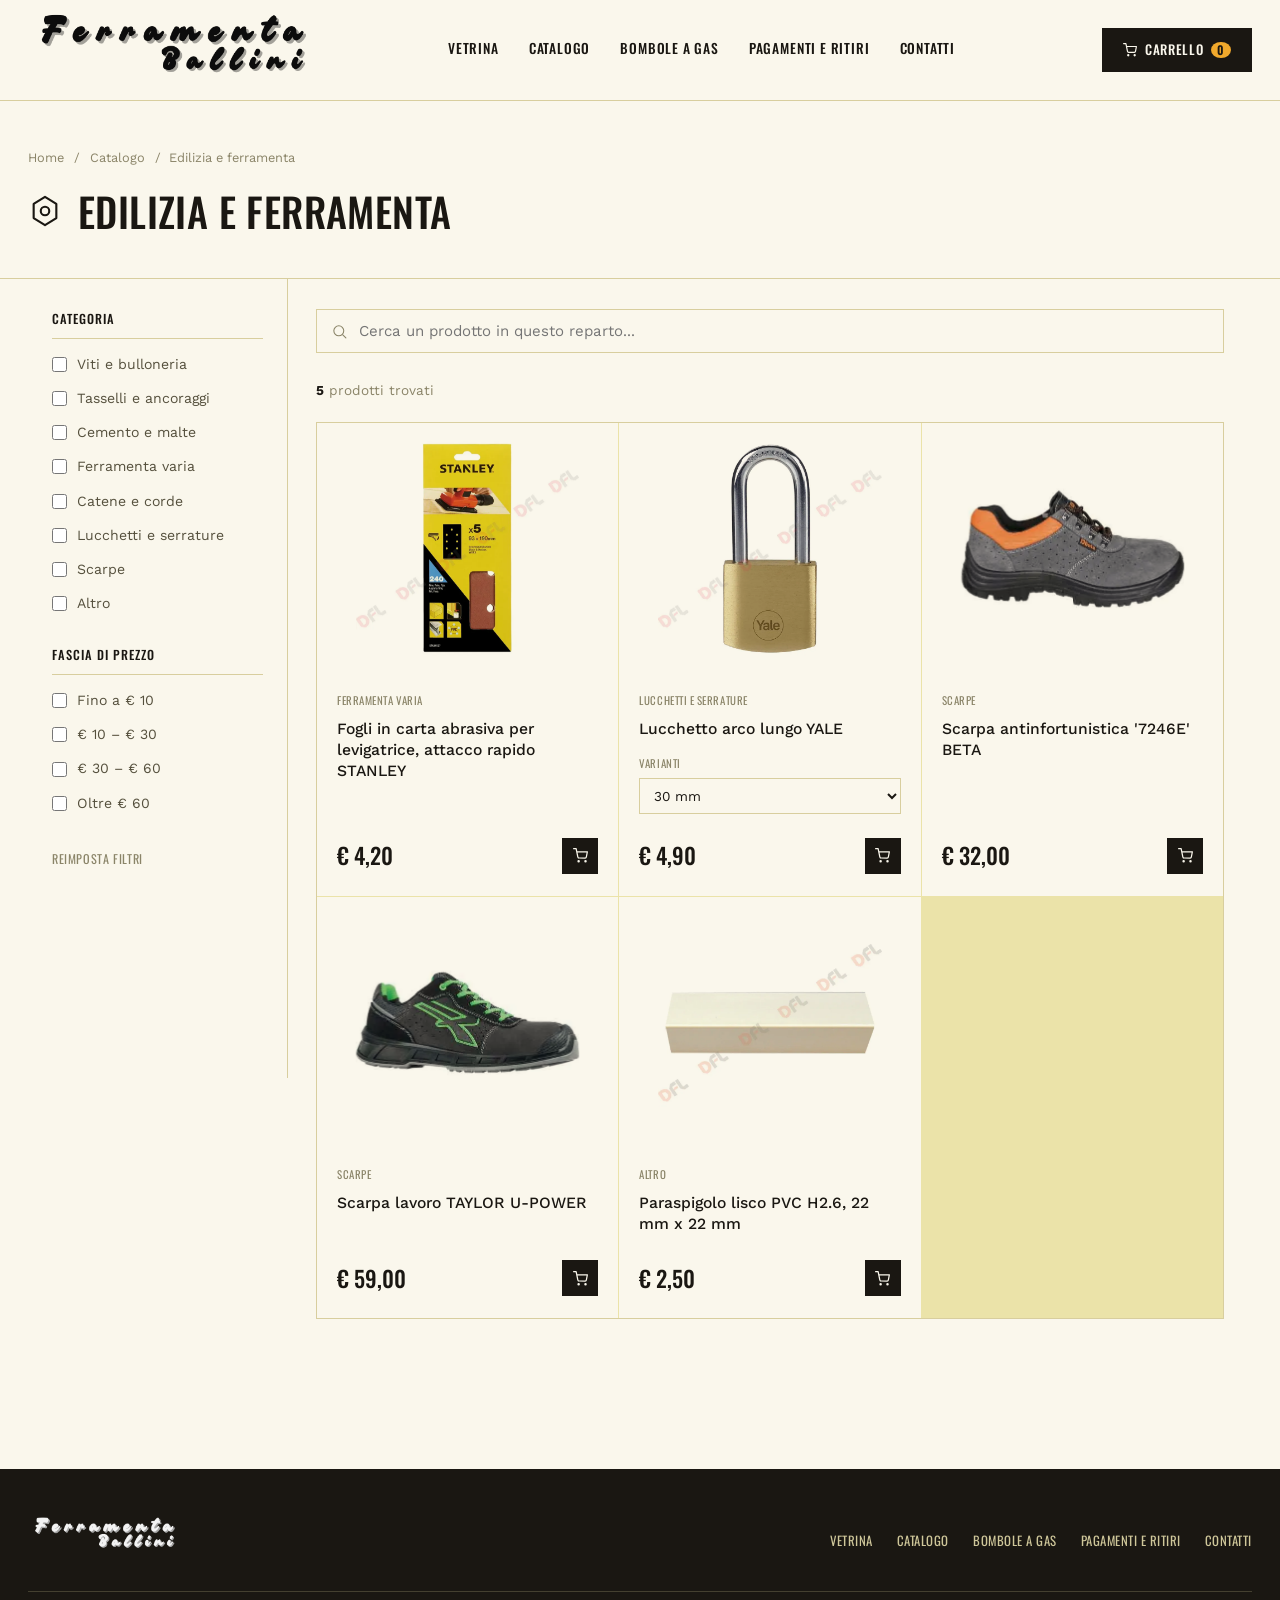
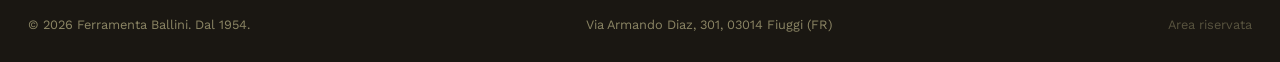
<file: reparti/reparto-edilizia-ferramenta.html>
<!DOCTYPE html>
<html lang="it">
<head>
<meta charset="UTF-8">
<meta name="viewport" content="width=device-width, initial-scale=1.0">
<title>Edilizia e ferramenta — Ferramenta Ballini</title>
<meta name="description" content="Viti, tasselli, cemento, lucchetti e ferramenta varia da Ferramenta Ballini a Fiuggi (FR). Tutto il necessario per l'edilizia, in negozio dal 1954.">
<link rel="canonical" href="https://crballini.github.io/ferramentaballini/reparti/reparto-edilizia-ferramenta.html">
<meta property="og:type" content="website">
<meta property="og:title" content="Edilizia e ferramenta — Ferramenta Ballini">
<meta property="og:description" content="Viti, tasselli, cemento, lucchetti e ferramenta varia da Ferramenta Ballini a Fiuggi (FR). Tutto il necessario per l'edilizia, in negozio dal 1954.">
<meta property="og:url" content="https://crballini.github.io/ferramentaballini/reparti/reparto-edilizia-ferramenta.html">
<meta property="og:image" content="https://crballini.github.io/ferramentaballini/img_index/logo.png">
<meta property="og:locale" content="it_IT">
<link rel="preconnect" href="https://fonts.googleapis.com">
<link rel="preconnect" href="https://fonts.gstatic.com" crossorigin>
<link href="https://fonts.googleapis.com/css2?family=Oswald:wght@400;500;600&family=Work+Sans:wght@400;500;600&display=swap" rel="stylesheet">
<link rel="stylesheet" href="../assets/site-shared.css">
<link rel="stylesheet" href="../assets/catalog.css">
</head>
<body>

<header class="site-header" id="siteHeader">
  <div class="container">
    <div class="brand">
      <a href="../index.html"><img src="../img_index/logo.png" alt="Ferramenta Ballini"></a>
    </div>
    <nav>
      <a href="../index.html#offerte">Vetrina</a>
      <a href="../index.html#catalogo">Catalogo</a>
      <a href="../index.html#bombole-gas">Bombole a gas</a>
      <a href="../informazioni.html">Pagamenti e ritiri</a>
      <a href="../index.html#contatti">Contatti</a>
      <a class="call-btn" href="tel:+390775515391">
        <svg width="14" height="14" viewBox="0 0 24 24" fill="none" stroke="currentColor" stroke-width="2" stroke-linecap="round" stroke-linejoin="round"><path d="M22 16.92v3a2 2 0 0 1-2.18 2 19.79 19.79 0 0 1-8.63-3.07 19.5 19.5 0 0 1-6-6 19.79 19.79 0 0 1-3.07-8.67A2 2 0 0 1 4.11 2h3a2 2 0 0 1 2 1.72c.127.96.361 1.903.7 2.81a2 2 0 0 1-.45 2.11L8.09 9.91a16 16 0 0 0 6 6l1.27-1.27a2 2 0 0 1 2.11-.45c.907.339 1.85.573 2.81.7A2 2 0 0 1 22 16.92z"/></svg>
        Chiama
      </a>
    </nav>
    <button class="menu-toggle" id="menuToggle" aria-label="Apri il menu">
      <svg width="20" height="20" viewBox="0 0 24 24" fill="none" stroke="#1A1712" stroke-width="1.5" stroke-linecap="round">
        <line class="bar bar1" x1="3" y1="6" x2="21" y2="6"/>
        <line class="bar bar2" x1="3" y1="12" x2="21" y2="12"/>
        <line class="bar bar3" x1="3" y1="18" x2="21" y2="18"/>
      </svg>
    </button>
  </div>
</header>

<section class="page-head">
  <div class="container">
    <div class="breadcrumb">
      <a href="../index.html">Home</a> &nbsp;/&nbsp; <a href="../index.html#catalogo">Catalogo</a> &nbsp;/&nbsp; Edilizia e ferramenta
    </div>
    <h1><svg viewBox="0 0 24 24" fill="none" stroke-width="1.5" stroke-linecap="round" stroke-linejoin="round"><path d="M12 2 20 7 20 17 12 22 4 17 4 7Z"/><circle cx="12" cy="12" r="3"/></svg>Edilizia e ferramenta</h1>
  </div>
</section>

<div class="container">
<div class="catalog-page">

  <aside class="catalog-sidebar">
    <div class="catalog-sidebar-inner">
      <div class="filter-group">
        <h4>Categoria</h4>
        <div id="categoryFilters"></div>
      </div>
      <div class="filter-group">
        <h4>Fascia di prezzo</h4>
        <div id="priceFilters"></div>
      </div>
    </div>
    <button class="filter-reset" id="resetFilters">Reimposta filtri</button>
  </aside>

  <main class="catalog-main">
    <div class="catalog-toolbar">
      <div class="search-box">
        <svg viewBox="0 0 24 24" fill="none" stroke-width="1.5" stroke-linecap="round" stroke-linejoin="round"><circle cx="11" cy="11" r="7"/><line x1="21" y1="21" x2="16.65" y2="16.65"/></svg>
        <input type="text" id="searchInput" placeholder="Cerca un prodotto in questo reparto...">
      </div>
    </div>

    <div class="catalog-count" id="catalogCount"></div>
    <div class="catalog-grid" id="catalogGrid"></div>
  </main>

</div>
</div>

<footer>
  <div class="container">
    <div class="footer-top">
      <div class="footer-brand">
        <img src="../img_index/logo_footer.png" alt="Ferramenta Ballini">
      </div>
      <div class="footer-nav">
        <a href="../index.html#offerte">Vetrina</a>
      <a href="../index.html#catalogo">Catalogo</a>
      <a href="../index.html#bombole-gas">Bombole a gas</a>
      <a href="../informazioni.html">Pagamenti e ritiri</a>
      <a href="../index.html#contatti">Contatti</a>
      </div>
    </div>
    <div class="footer-bottom">
      <span>© 2026 Ferramenta Ballini. Dal 1954.</span>
      <span>Via Armando Diaz, 301, 03014 Fiuggi (FR)</span>
      <a href="../area-gestione.html" style="opacity:0.55;">Area riservata</a>
    </div>
  </div>
</footer>

<script>
  window.CATALOG_CONFIG = {
    categoryIcon: `<svg viewBox="0 0 24 24" fill="none" stroke-width="1.5" stroke-linecap="round" stroke-linejoin="round"><path d="M12 2 20 7 20 17 12 22 4 17 4 7Z"/><circle cx="12" cy="12" r="3"/></svg>`,
    subcategories: ["Viti e bulloneria", "Tasselli e ancoraggi", "Cemento e malte", "Ferramenta varia", "Catene e corde", "Lucchetti e serrature", "Scarpe", "Altro"],
    productsUrl: '../assets/data/prodotti-edilizia-ferramenta.json'
  };
</script>
<script src="../assets/catalog.js"></script>

</body>
</html>
</file>
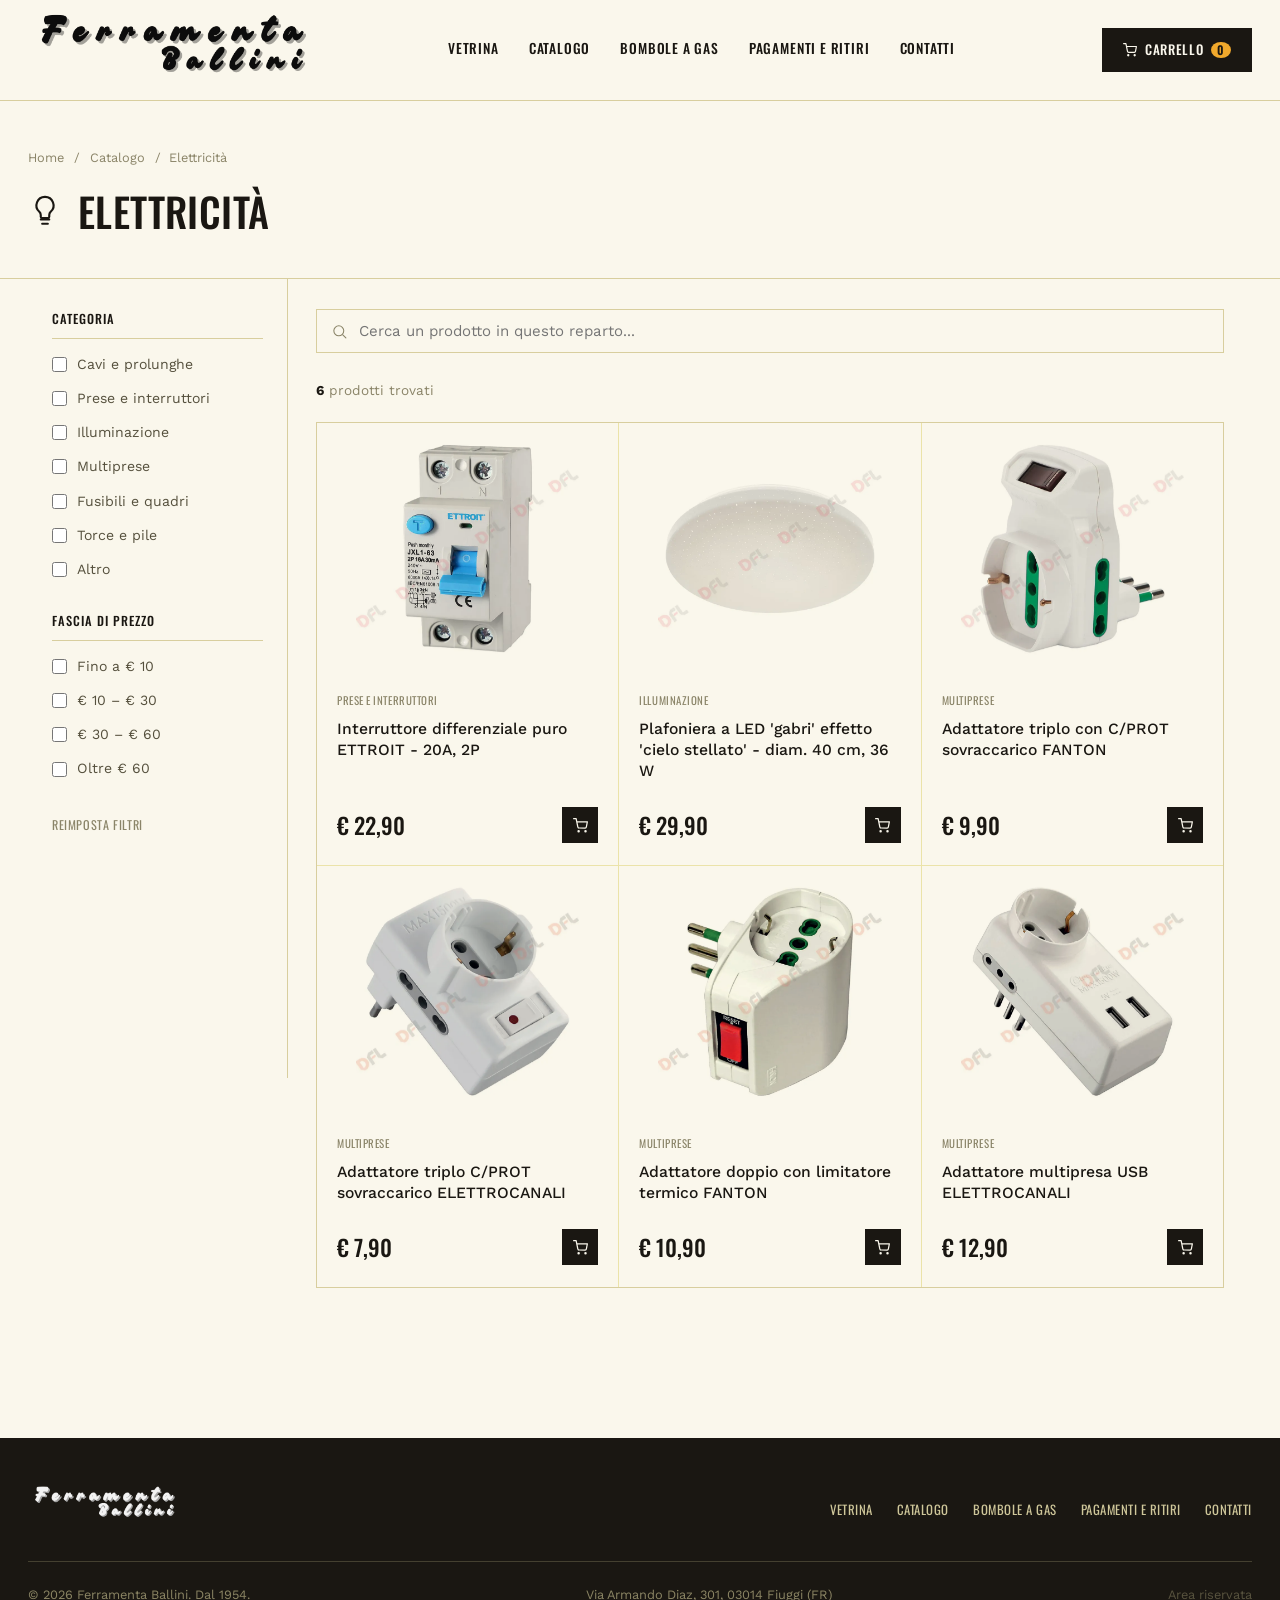
<file: reparti/reparto-elettricita.html>
<!DOCTYPE html>
<html lang="it">
<head>
<meta charset="UTF-8">
<meta name="viewport" content="width=device-width, initial-scale=1.0">
<title>Elettricità — Ferramenta Ballini</title>
<meta name="description" content="Cavi, prese, interruttori e illuminazione da Ferramenta Ballini a Fiuggi (FR). Materiale elettrico per casa e lavoro, in negozio dal 1954.">
<link rel="canonical" href="https://crballini.github.io/ferramentaballini/reparti/reparto-elettricita.html">
<meta property="og:type" content="website">
<meta property="og:title" content="Elettricità — Ferramenta Ballini">
<meta property="og:description" content="Cavi, prese, interruttori e illuminazione da Ferramenta Ballini a Fiuggi (FR). Materiale elettrico per casa e lavoro, in negozio dal 1954.">
<meta property="og:url" content="https://crballini.github.io/ferramentaballini/reparti/reparto-elettricita.html">
<meta property="og:image" content="https://crballini.github.io/ferramentaballini/img_index/logo.png">
<meta property="og:locale" content="it_IT">
<link rel="preconnect" href="https://fonts.googleapis.com">
<link rel="preconnect" href="https://fonts.gstatic.com" crossorigin>
<link href="https://fonts.googleapis.com/css2?family=Oswald:wght@400;500;600&family=Work+Sans:wght@400;500;600&display=swap" rel="stylesheet">
<link rel="stylesheet" href="../assets/site-shared.css">
<link rel="stylesheet" href="../assets/catalog.css">
</head>
<body>

<header class="site-header" id="siteHeader">
  <div class="container">
    <div class="brand">
      <a href="../index.html"><img src="../img_index/logo.png" alt="Ferramenta Ballini"></a>
    </div>
    <nav>
      <a href="../index.html#offerte">Vetrina</a>
      <a href="../index.html#catalogo">Catalogo</a>
      <a href="../index.html#bombole-gas">Bombole a gas</a>
      <a href="../informazioni.html">Pagamenti e ritiri</a>
      <a href="../index.html#contatti">Contatti</a>
      <a class="call-btn" href="tel:+390775515391">
        <svg width="14" height="14" viewBox="0 0 24 24" fill="none" stroke="currentColor" stroke-width="2" stroke-linecap="round" stroke-linejoin="round"><path d="M22 16.92v3a2 2 0 0 1-2.18 2 19.79 19.79 0 0 1-8.63-3.07 19.5 19.5 0 0 1-6-6 19.79 19.79 0 0 1-3.07-8.67A2 2 0 0 1 4.11 2h3a2 2 0 0 1 2 1.72c.127.96.361 1.903.7 2.81a2 2 0 0 1-.45 2.11L8.09 9.91a16 16 0 0 0 6 6l1.27-1.27a2 2 0 0 1 2.11-.45c.907.339 1.85.573 2.81.7A2 2 0 0 1 22 16.92z"/></svg>
        Chiama
      </a>
    </nav>
    <button class="menu-toggle" id="menuToggle" aria-label="Apri il menu">
      <svg width="20" height="20" viewBox="0 0 24 24" fill="none" stroke="#1A1712" stroke-width="1.5" stroke-linecap="round">
        <line class="bar bar1" x1="3" y1="6" x2="21" y2="6"/>
        <line class="bar bar2" x1="3" y1="12" x2="21" y2="12"/>
        <line class="bar bar3" x1="3" y1="18" x2="21" y2="18"/>
      </svg>
    </button>
  </div>
</header>

<section class="page-head">
  <div class="container">
    <div class="breadcrumb">
      <a href="../index.html">Home</a> &nbsp;/&nbsp; <a href="../index.html#catalogo">Catalogo</a> &nbsp;/&nbsp; Elettricità
    </div>
    <h1><svg viewBox="0 0 24 24" fill="none" stroke-width="1.5" stroke-linecap="round" stroke-linejoin="round"><path d="M9 18h6"/><path d="M10 21h4"/><path d="M12 2a6 6 0 0 0-4 10.5c.6.6 1 1.4 1 2.3V16a1 1 0 0 0 1 1h4a1 1 0 0 0 1-1v-1.2c0-.9.4-1.7 1-2.3A6 6 0 0 0 12 2z"/></svg>Elettricità</h1>
  </div>
</section>

<div class="container">
<div class="catalog-page">

  <aside class="catalog-sidebar">
    <div class="catalog-sidebar-inner">
      <div class="filter-group">
        <h4>Categoria</h4>
        <div id="categoryFilters"></div>
      </div>
      <div class="filter-group">
        <h4>Fascia di prezzo</h4>
        <div id="priceFilters"></div>
      </div>
    </div>
    <button class="filter-reset" id="resetFilters">Reimposta filtri</button>
  </aside>

  <main class="catalog-main">
    <div class="catalog-toolbar">
      <div class="search-box">
        <svg viewBox="0 0 24 24" fill="none" stroke-width="1.5" stroke-linecap="round" stroke-linejoin="round"><circle cx="11" cy="11" r="7"/><line x1="21" y1="21" x2="16.65" y2="16.65"/></svg>
        <input type="text" id="searchInput" placeholder="Cerca un prodotto in questo reparto...">
      </div>
    </div>

    <div class="catalog-count" id="catalogCount"></div>
    <div class="catalog-grid" id="catalogGrid"></div>
  </main>

</div>
</div>

<footer>
  <div class="container">
    <div class="footer-top">
      <div class="footer-brand">
        <img src="../img_index/logo_footer.png" alt="Ferramenta Ballini">
      </div>
      <div class="footer-nav">
        <a href="../index.html#offerte">Vetrina</a>
      <a href="../index.html#catalogo">Catalogo</a>
      <a href="../index.html#bombole-gas">Bombole a gas</a>
      <a href="../informazioni.html">Pagamenti e ritiri</a>
      <a href="../index.html#contatti">Contatti</a>
      </div>
    </div>
    <div class="footer-bottom">
      <span>© 2026 Ferramenta Ballini. Dal 1954.</span>
      <span>Via Armando Diaz, 301, 03014 Fiuggi (FR)</span>
      <a href="../area-gestione.html" style="opacity:0.55;">Area riservata</a>
    </div>
  </div>
</footer>

<script>
  window.CATALOG_CONFIG = {
    categoryIcon: `<svg viewBox="0 0 24 24" fill="none" stroke-width="1.5" stroke-linecap="round" stroke-linejoin="round"><path d="M9 18h6"/><path d="M10 21h4"/><path d="M12 2a6 6 0 0 0-4 10.5c.6.6 1 1.4 1 2.3V16a1 1 0 0 0 1 1h4a1 1 0 0 0 1-1v-1.2c0-.9.4-1.7 1-2.3A6 6 0 0 0 12 2z"/></svg>`,
    subcategories: ["Cavi e prolunghe", "Prese e interruttori", "Illuminazione", "Multiprese", "Fusibili e quadri", "Torce e pile", "Altro"],
    productsUrl: '../assets/data/prodotti-elettricita.json'
  };
</script>
<script src="../assets/catalog.js"></script>

</body>
</html>
</file>
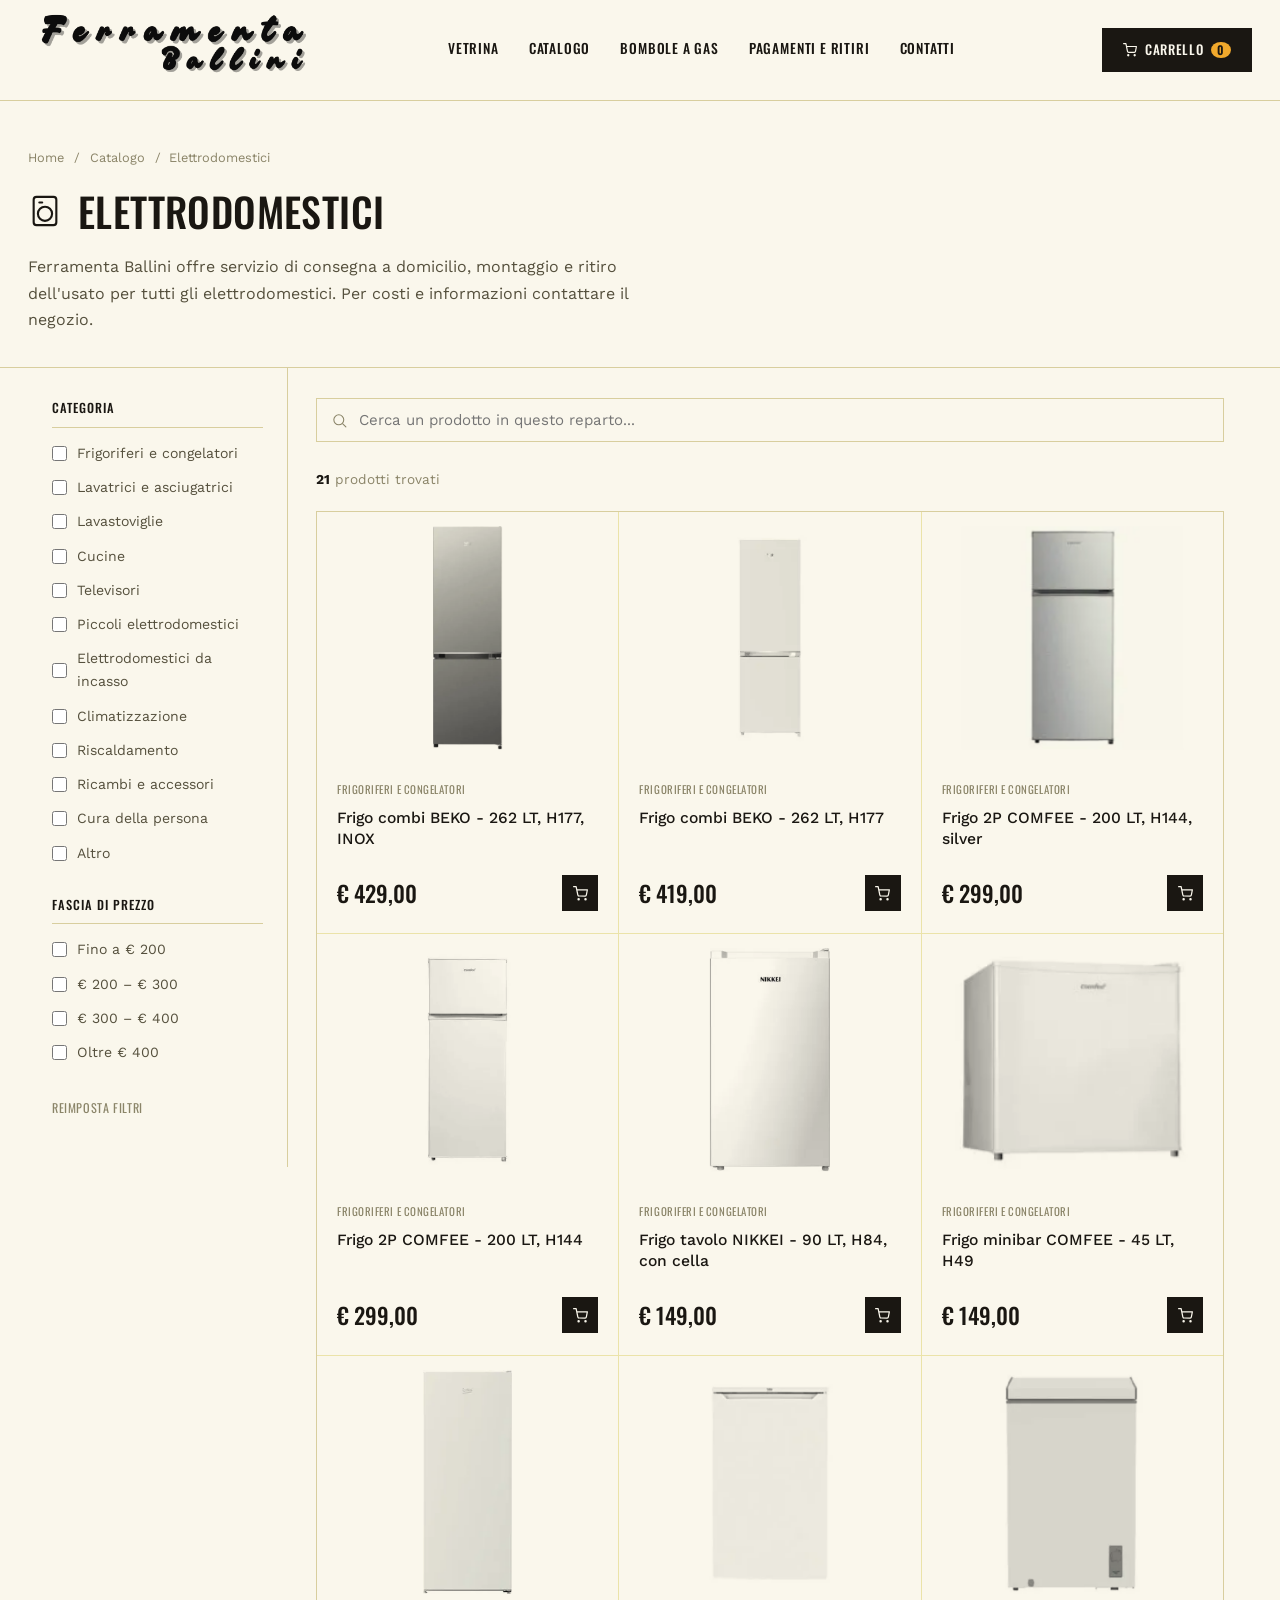
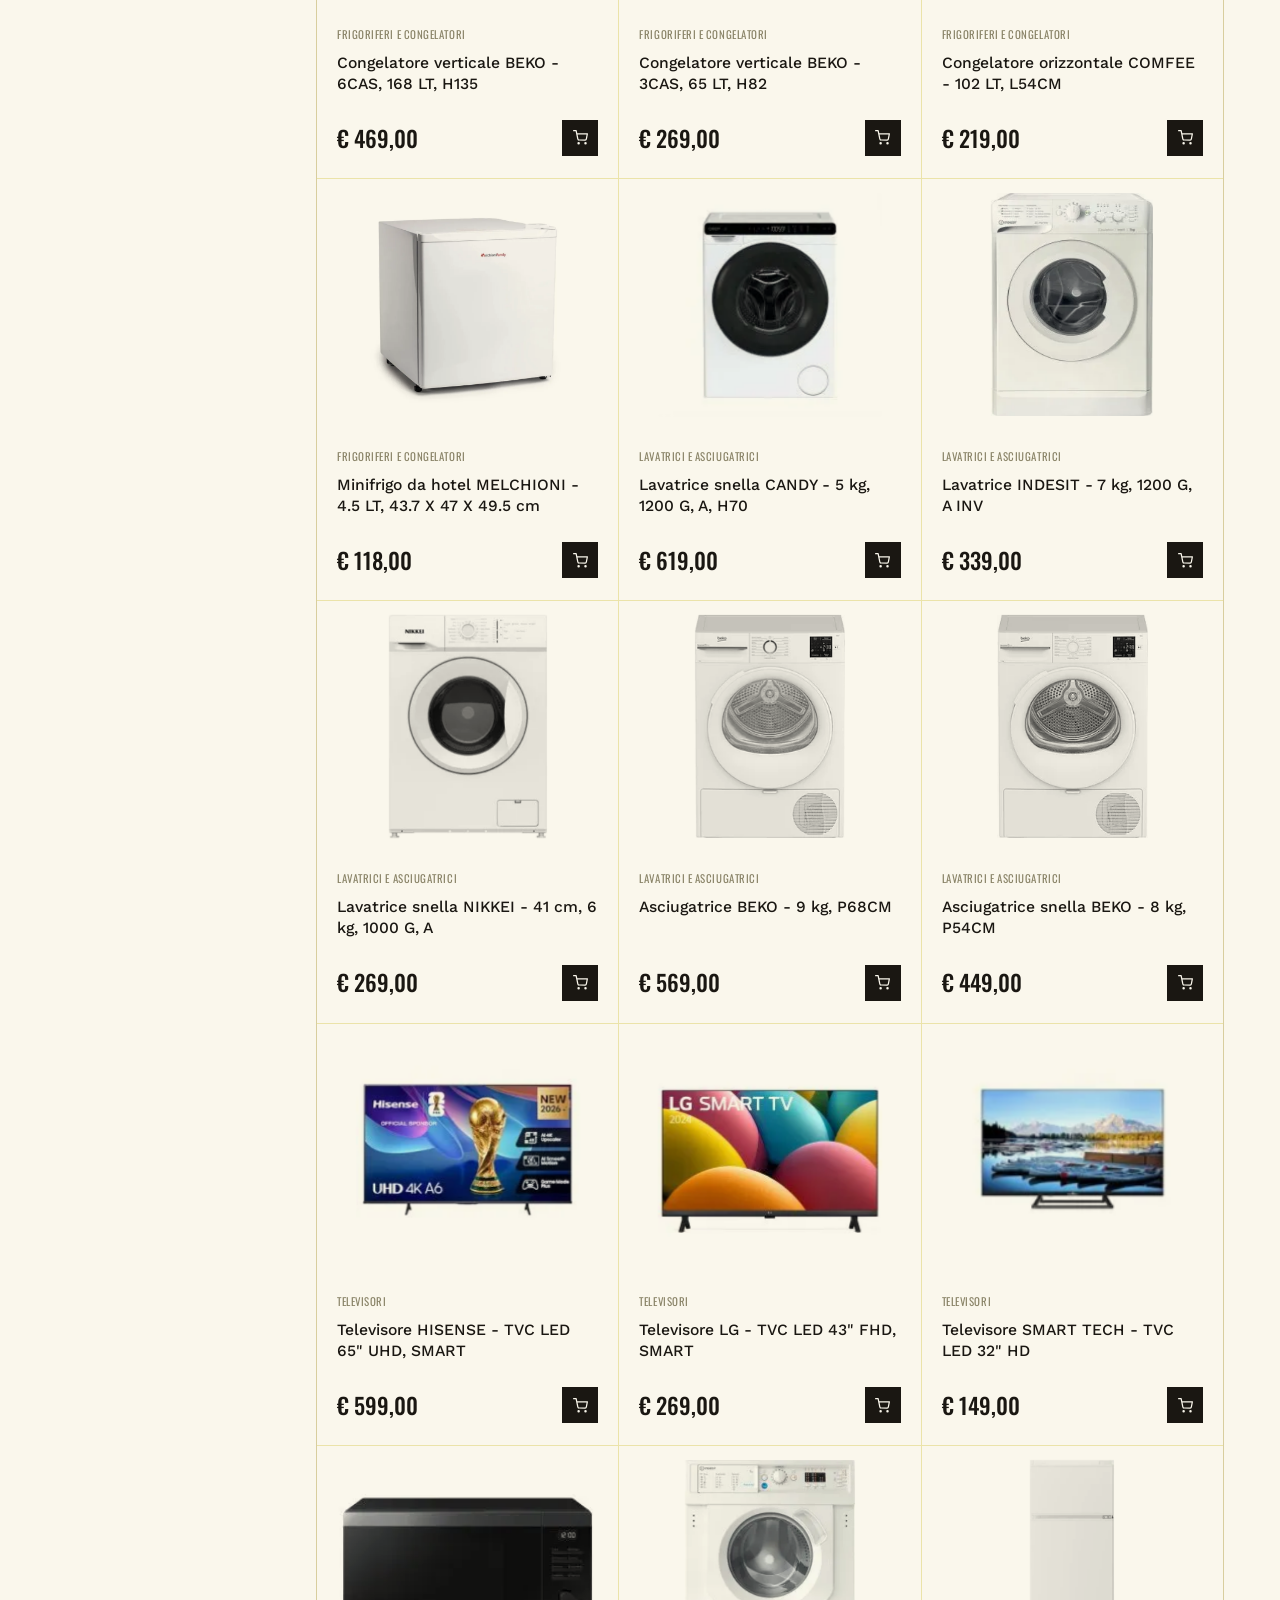
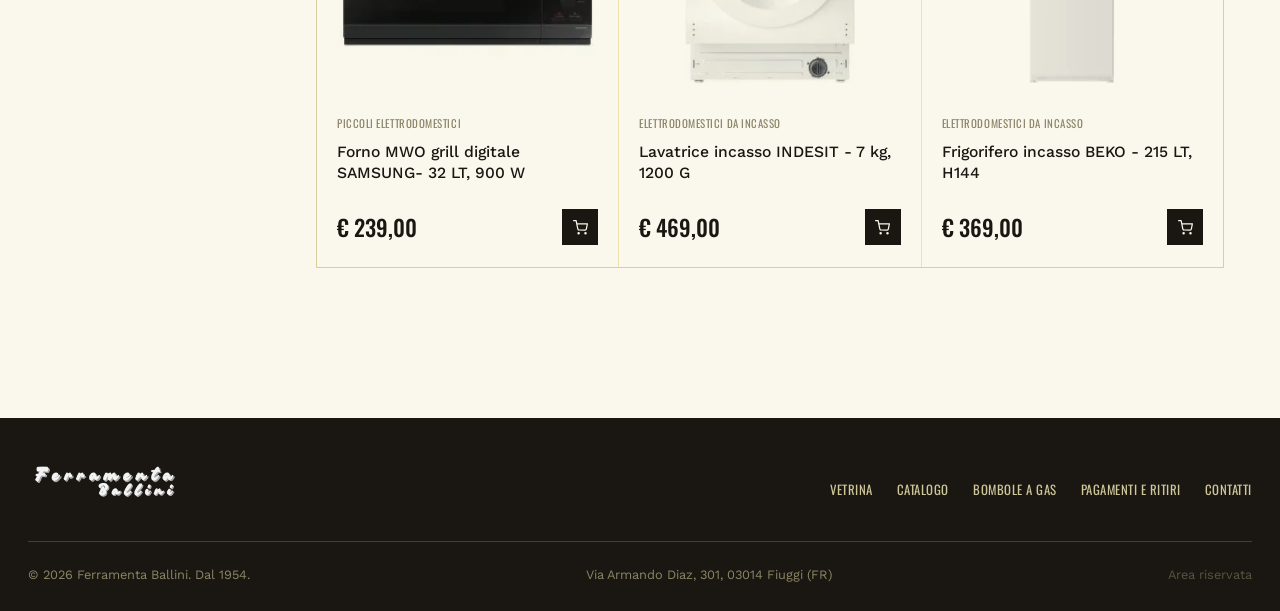
<file: reparti/reparto-elettrodomestici.html>
<!DOCTYPE html>
<html lang="it">
<head>
<meta charset="UTF-8">
<meta name="viewport" content="width=device-width, initial-scale=1.0">
<title>Elettrodomestici — Ferramenta Ballini</title>
<meta name="description" content="Frigoriferi, lavatrici, lavastoviglie, climatizzazione e piccoli elettrodomestici da Ferramenta Ballini a Fiuggi (FR). In negozio dal 1954.">
<link rel="canonical" href="https://crballini.github.io/ferramentaballini/reparti/reparto-elettrodomestici.html">
<meta property="og:type" content="website">
<meta property="og:title" content="Elettrodomestici — Ferramenta Ballini">
<meta property="og:description" content="Frigoriferi, lavatrici, lavastoviglie, climatizzazione e piccoli elettrodomestici da Ferramenta Ballini a Fiuggi (FR). In negozio dal 1954.">
<meta property="og:url" content="https://crballini.github.io/ferramentaballini/reparti/reparto-elettrodomestici.html">
<meta property="og:image" content="https://crballini.github.io/ferramentaballini/img_index/logo.png">
<meta property="og:locale" content="it_IT">
<link rel="preconnect" href="https://fonts.googleapis.com">
<link rel="preconnect" href="https://fonts.gstatic.com" crossorigin>
<link href="https://fonts.googleapis.com/css2?family=Oswald:wght@400;500;600&family=Work+Sans:wght@400;500;600&display=swap" rel="stylesheet">
<link rel="stylesheet" href="../assets/site-shared.css">
<link rel="stylesheet" href="../assets/catalog.css">
</head>
<body>

<header class="site-header" id="siteHeader">
  <div class="container">
    <div class="brand">
      <a href="../index.html"><img src="../img_index/logo.png" alt="Ferramenta Ballini"></a>
    </div>
    <nav>
      <a href="../index.html#offerte">Vetrina</a>
      <a href="../index.html#catalogo">Catalogo</a>
      <a href="../index.html#bombole-gas">Bombole a gas</a>
      <a href="../informazioni.html">Pagamenti e ritiri</a>
      <a href="../index.html#contatti">Contatti</a>
      <a class="call-btn" href="tel:+390775515391">
        <svg width="14" height="14" viewBox="0 0 24 24" fill="none" stroke="currentColor" stroke-width="2" stroke-linecap="round" stroke-linejoin="round"><path d="M22 16.92v3a2 2 0 0 1-2.18 2 19.79 19.79 0 0 1-8.63-3.07 19.5 19.5 0 0 1-6-6 19.79 19.79 0 0 1-3.07-8.67A2 2 0 0 1 4.11 2h3a2 2 0 0 1 2 1.72c.127.96.361 1.903.7 2.81a2 2 0 0 1-.45 2.11L8.09 9.91a16 16 0 0 0 6 6l1.27-1.27a2 2 0 0 1 2.11-.45c.907.339 1.85.573 2.81.7A2 2 0 0 1 22 16.92z"/></svg>
        Chiama
      </a>
    </nav>
    <button class="menu-toggle" id="menuToggle" aria-label="Apri il menu">
      <svg width="20" height="20" viewBox="0 0 24 24" fill="none" stroke="#1A1712" stroke-width="1.5" stroke-linecap="round">
        <line class="bar bar1" x1="3" y1="6" x2="21" y2="6"/>
        <line class="bar bar2" x1="3" y1="12" x2="21" y2="12"/>
        <line class="bar bar3" x1="3" y1="18" x2="21" y2="18"/>
      </svg>
    </button>
  </div>
</header>

<section class="page-head">
  <div class="container">
    <div class="breadcrumb">
      <a href="../index.html">Home</a> &nbsp;/&nbsp; <a href="../index.html#catalogo">Catalogo</a> &nbsp;/&nbsp; Elettrodomestici
    </div>
    <h1><svg viewBox="0 0 24 24" fill="none" stroke-width="1.5" stroke-linecap="round" stroke-linejoin="round"><rect x="4" y="2" width="16" height="20" rx="2"/><circle cx="12" cy="14" r="5"/><line x1="8" y1="6" x2="10" y2="6"/></svg>Elettrodomestici</h1>
    <p>Ferramenta Ballini offre servizio di consegna a domicilio, montaggio e ritiro dell'usato per tutti gli elettrodomestici. Per costi e informazioni contattare il negozio.</p>
  </div>
</section>

<div class="container">
<div class="catalog-page">

  <aside class="catalog-sidebar">
    <div class="catalog-sidebar-inner">
      <div class="filter-group">
        <h4>Categoria</h4>
        <div id="categoryFilters"></div>
      </div>
      <div class="filter-group">
        <h4>Fascia di prezzo</h4>
        <div id="priceFilters"></div>
      </div>
    </div>
    <button class="filter-reset" id="resetFilters">Reimposta filtri</button>
  </aside>

  <main class="catalog-main">
    <div class="catalog-toolbar">
      <div class="search-box">
        <svg viewBox="0 0 24 24" fill="none" stroke-width="1.5" stroke-linecap="round" stroke-linejoin="round"><circle cx="11" cy="11" r="7"/><line x1="21" y1="21" x2="16.65" y2="16.65"/></svg>
        <input type="text" id="searchInput" placeholder="Cerca un prodotto in questo reparto...">
      </div>
    </div>

    <div class="catalog-count" id="catalogCount"></div>
    <div class="catalog-grid" id="catalogGrid"></div>
  </main>

</div>
</div>

<footer>
  <div class="container">
    <div class="footer-top">
      <div class="footer-brand">
        <img src="../img_index/logo_footer.png" alt="Ferramenta Ballini">
      </div>
      <div class="footer-nav">
        <a href="../index.html#offerte">Vetrina</a>
      <a href="../index.html#catalogo">Catalogo</a>
      <a href="../index.html#bombole-gas">Bombole a gas</a>
      <a href="../informazioni.html">Pagamenti e ritiri</a>
      <a href="../index.html#contatti">Contatti</a>
      </div>
    </div>
    <div class="footer-bottom">
      <span>© 2026 Ferramenta Ballini. Dal 1954.</span>
      <span>Via Armando Diaz, 301, 03014 Fiuggi (FR)</span>
      <a href="../area-gestione.html" style="opacity:0.55;">Area riservata</a>
    </div>
  </div>
</footer>

<script>
  window.CATALOG_CONFIG = {
    categoryIcon: `<svg viewBox="0 0 24 24" fill="none" stroke-width="1.5" stroke-linecap="round" stroke-linejoin="round"><rect x="4" y="2" width="16" height="20" rx="2"/><circle cx="12" cy="14" r="5"/><line x1="8" y1="6" x2="10" y2="6"/></svg>`,
    subcategories: ["Frigoriferi e congelatori", "Lavatrici e asciugatrici", "Lavastoviglie", "Cucine", "Televisori", "Piccoli elettrodomestici", "Elettrodomestici da incasso", "Climatizzazione", "Riscaldamento", "Ricambi e accessori", "Cura della persona", "Altro"], 
    priceBands: [
      { id:'p1', label:'Fino a € 200',   test:(v)=> v <= 200 },
      { id:'p2', label:'€ 200 – € 300',  test:(v)=> v > 200 && v <= 300 },
      { id:'p3', label:'€ 300 – € 400',  test:(v)=> v > 300 && v <= 400 },
      { id:'p4', label:'Oltre € 400',    test:(v)=> v > 400 }
    ],
    productsUrl: '../assets/data/prodotti-elettrodomestici.json'
  };
</script>
<script src="../assets/catalog.js"></script>

</body>
</html>
</file>
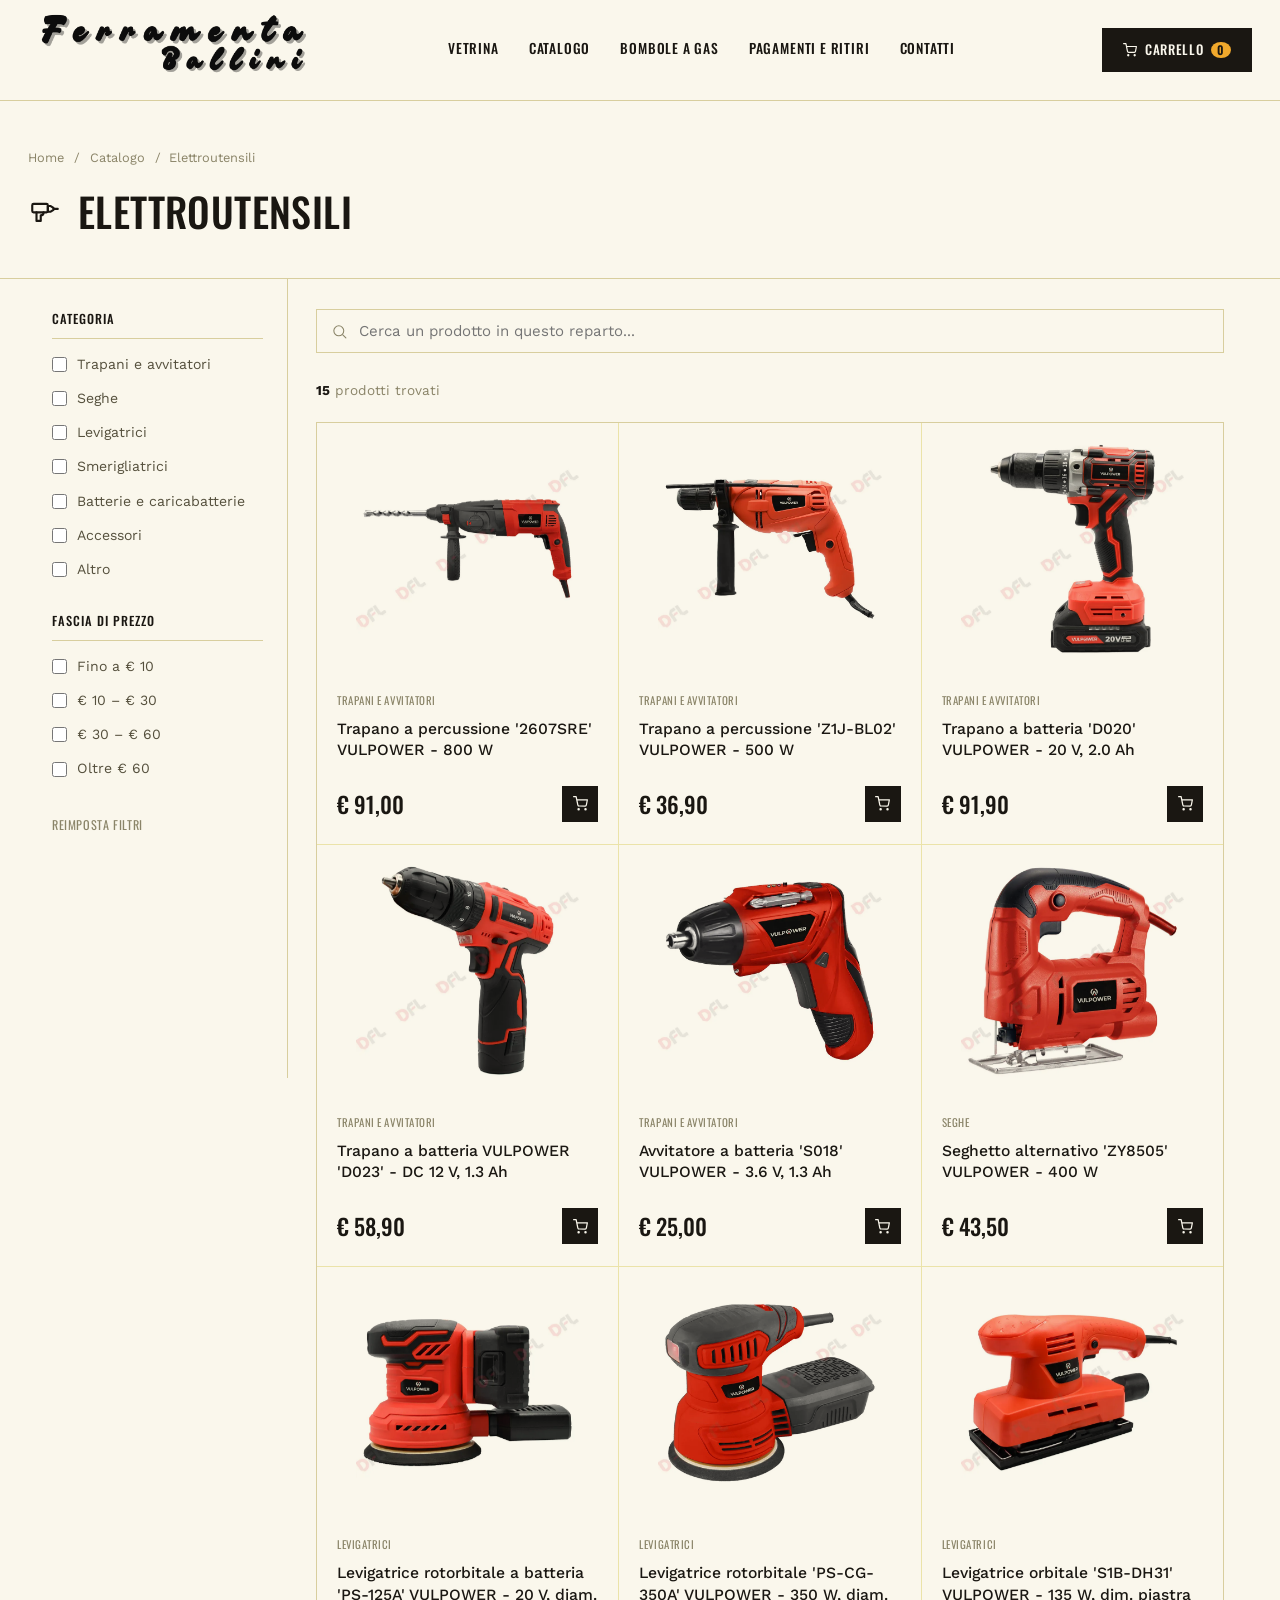
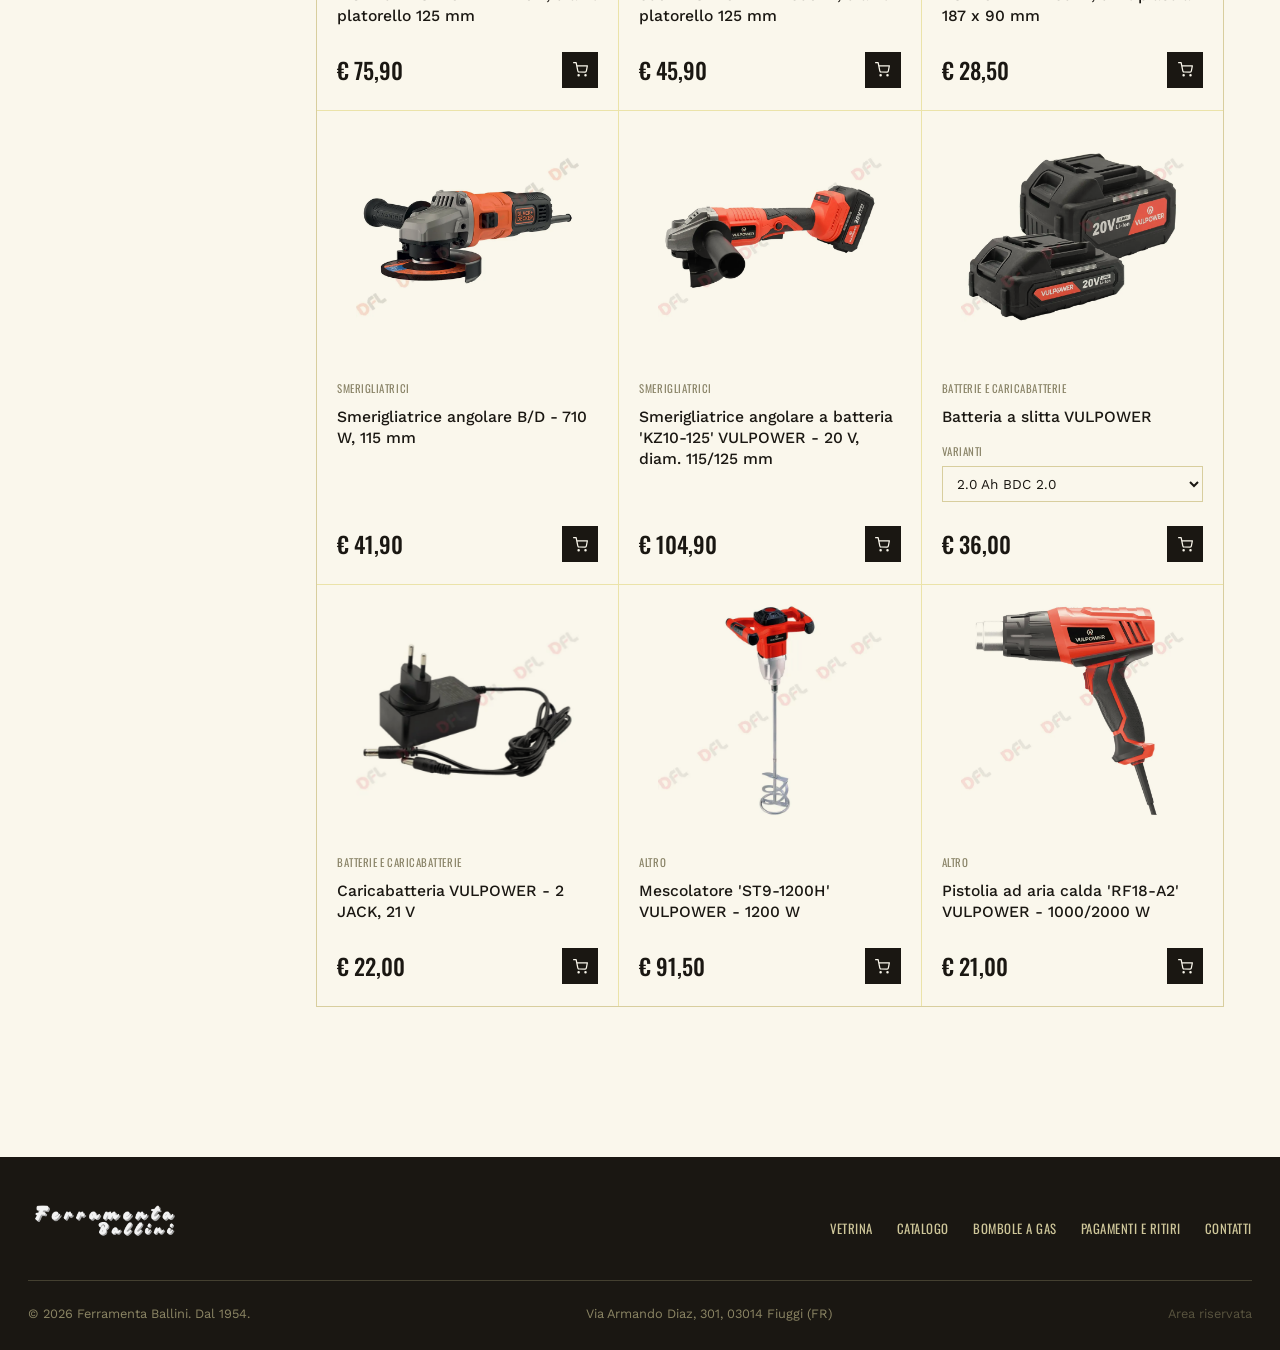
<file: reparti/reparto-elettroutensili.html>
<!DOCTYPE html>
<html lang="it">
<head>
<meta charset="UTF-8">
<meta name="viewport" content="width=device-width, initial-scale=1.0">
<title>Elettroutensili — Ferramenta Ballini</title>
<meta name="description" content="Trapani, avvitatori, seghe e smerigliatrici da Ferramenta Ballini a Fiuggi (FR). Elettroutensili per casa e lavoro, in negozio dal 1954.">
<link rel="canonical" href="https://crballini.github.io/ferramentaballini/reparti/reparto-elettroutensili.html">
<meta property="og:type" content="website">
<meta property="og:title" content="Elettroutensili — Ferramenta Ballini">
<meta property="og:description" content="Trapani, avvitatori, seghe e smerigliatrici da Ferramenta Ballini a Fiuggi (FR). Elettroutensili per casa e lavoro, in negozio dal 1954.">
<meta property="og:url" content="https://crballini.github.io/ferramentaballini/reparti/reparto-elettroutensili.html">
<meta property="og:image" content="https://crballini.github.io/ferramentaballini/img_index/logo.png">
<meta property="og:locale" content="it_IT">
<link rel="preconnect" href="https://fonts.googleapis.com">
<link rel="preconnect" href="https://fonts.gstatic.com" crossorigin>
<link href="https://fonts.googleapis.com/css2?family=Oswald:wght@400;500;600&family=Work+Sans:wght@400;500;600&display=swap" rel="stylesheet">
<link rel="stylesheet" href="../assets/site-shared.css">
<link rel="stylesheet" href="../assets/catalog.css">
</head>
<body>

<header class="site-header" id="siteHeader">
  <div class="container">
    <div class="brand">
      <a href="../index.html"><img src="../img_index/logo.png" alt="Ferramenta Ballini"></a>
    </div>
    <nav>
      <a href="../index.html#offerte">Vetrina</a>
      <a href="../index.html#catalogo">Catalogo</a>
      <a href="../index.html#bombole-gas">Bombole a gas</a>
      <a href="../informazioni.html">Pagamenti e ritiri</a>
      <a href="../index.html#contatti">Contatti</a>
      <a class="call-btn" href="tel:+390775515391">
        <svg width="14" height="14" viewBox="0 0 24 24" fill="none" stroke="currentColor" stroke-width="2" stroke-linecap="round" stroke-linejoin="round"><path d="M22 16.92v3a2 2 0 0 1-2.18 2 19.79 19.79 0 0 1-8.63-3.07 19.5 19.5 0 0 1-6-6 19.79 19.79 0 0 1-3.07-8.67A2 2 0 0 1 4.11 2h3a2 2 0 0 1 2 1.72c.127.96.361 1.903.7 2.81a2 2 0 0 1-.45 2.11L8.09 9.91a16 16 0 0 0 6 6l1.27-1.27a2 2 0 0 1 2.11-.45c.907.339 1.85.573 2.81.7A2 2 0 0 1 22 16.92z"/></svg>
        Chiama
      </a>
    </nav>
    <button class="menu-toggle" id="menuToggle" aria-label="Apri il menu">
      <svg width="20" height="20" viewBox="0 0 24 24" fill="none" stroke="#1A1712" stroke-width="1.5" stroke-linecap="round">
        <line class="bar bar1" x1="3" y1="6" x2="21" y2="6"/>
        <line class="bar bar2" x1="3" y1="12" x2="21" y2="12"/>
        <line class="bar bar3" x1="3" y1="18" x2="21" y2="18"/>
      </svg>
    </button>
  </div>
</header>

<section class="page-head">
  <div class="container">
    <div class="breadcrumb">
      <a href="../index.html">Home</a> &nbsp;/&nbsp; <a href="../index.html#catalogo">Catalogo</a> &nbsp;/&nbsp; Elettroutensili
    </div>
    <h1><svg viewBox="0 0 24 24" fill="none" stroke-width="1.5" stroke-linecap="round" stroke-linejoin="round"><rect x="3" y="7" width="11" height="6" rx="1"/><path d="M14 8.5h2l2 1.3v1.4l-2 1.3h-2z"/><path d="M18 10.5h3"/><path d="M11 13c0 1.2-1 2-2 2v4h-3v-6"/></svg>Elettroutensili</h1>
  </div>
</section>

<div class="container">
<div class="catalog-page">

  <aside class="catalog-sidebar">
    <div class="catalog-sidebar-inner">
      <div class="filter-group">
        <h4>Categoria</h4>
        <div id="categoryFilters"></div>
      </div>
      <div class="filter-group">
        <h4>Fascia di prezzo</h4>
        <div id="priceFilters"></div>
      </div>
    </div>
    <button class="filter-reset" id="resetFilters">Reimposta filtri</button>
  </aside>

  <main class="catalog-main">
    <div class="catalog-toolbar">
      <div class="search-box">
        <svg viewBox="0 0 24 24" fill="none" stroke-width="1.5" stroke-linecap="round" stroke-linejoin="round"><circle cx="11" cy="11" r="7"/><line x1="21" y1="21" x2="16.65" y2="16.65"/></svg>
        <input type="text" id="searchInput" placeholder="Cerca un prodotto in questo reparto...">
      </div>
    </div>

    <div class="catalog-count" id="catalogCount"></div>
    <div class="catalog-grid" id="catalogGrid"></div>
  </main>

</div>
</div>

<footer>
  <div class="container">
    <div class="footer-top">
      <div class="footer-brand">
        <img src="../img_index/logo_footer.png" alt="Ferramenta Ballini">
      </div>
      <div class="footer-nav">
        <a href="../index.html#offerte">Vetrina</a>
      <a href="../index.html#catalogo">Catalogo</a>
      <a href="../index.html#bombole-gas">Bombole a gas</a>
      <a href="../informazioni.html">Pagamenti e ritiri</a>
      <a href="../index.html#contatti">Contatti</a>
      </div>
    </div>
    <div class="footer-bottom">
      <span>© 2026 Ferramenta Ballini. Dal 1954.</span>
      <span>Via Armando Diaz, 301, 03014 Fiuggi (FR)</span>
      <a href="../area-gestione.html" style="opacity:0.55;">Area riservata</a>
    </div>
  </div>
</footer>

<script>
  window.CATALOG_CONFIG = {
    categoryIcon: `<svg viewBox="0 0 24 24" fill="none" stroke-width="1.5" stroke-linecap="round" stroke-linejoin="round"><rect x="3" y="7" width="11" height="6" rx="1"/><path d="M14 8.5h2l2 1.3v1.4l-2 1.3h-2z"/><path d="M18 10.5h3"/><path d="M11 13c0 1.2-1 2-2 2v4h-3v-6"/></svg>`,
    subcategories: ["Trapani e avvitatori", "Seghe", "Levigatrici", "Smerigliatrici", "Batterie e caricabatterie", "Accessori", "Altro"],
    productsUrl: '../assets/data/prodotti-elettroutensili.json'
  };
</script>
<script src="../assets/catalog.js"></script>

</body>
</html>
</file>
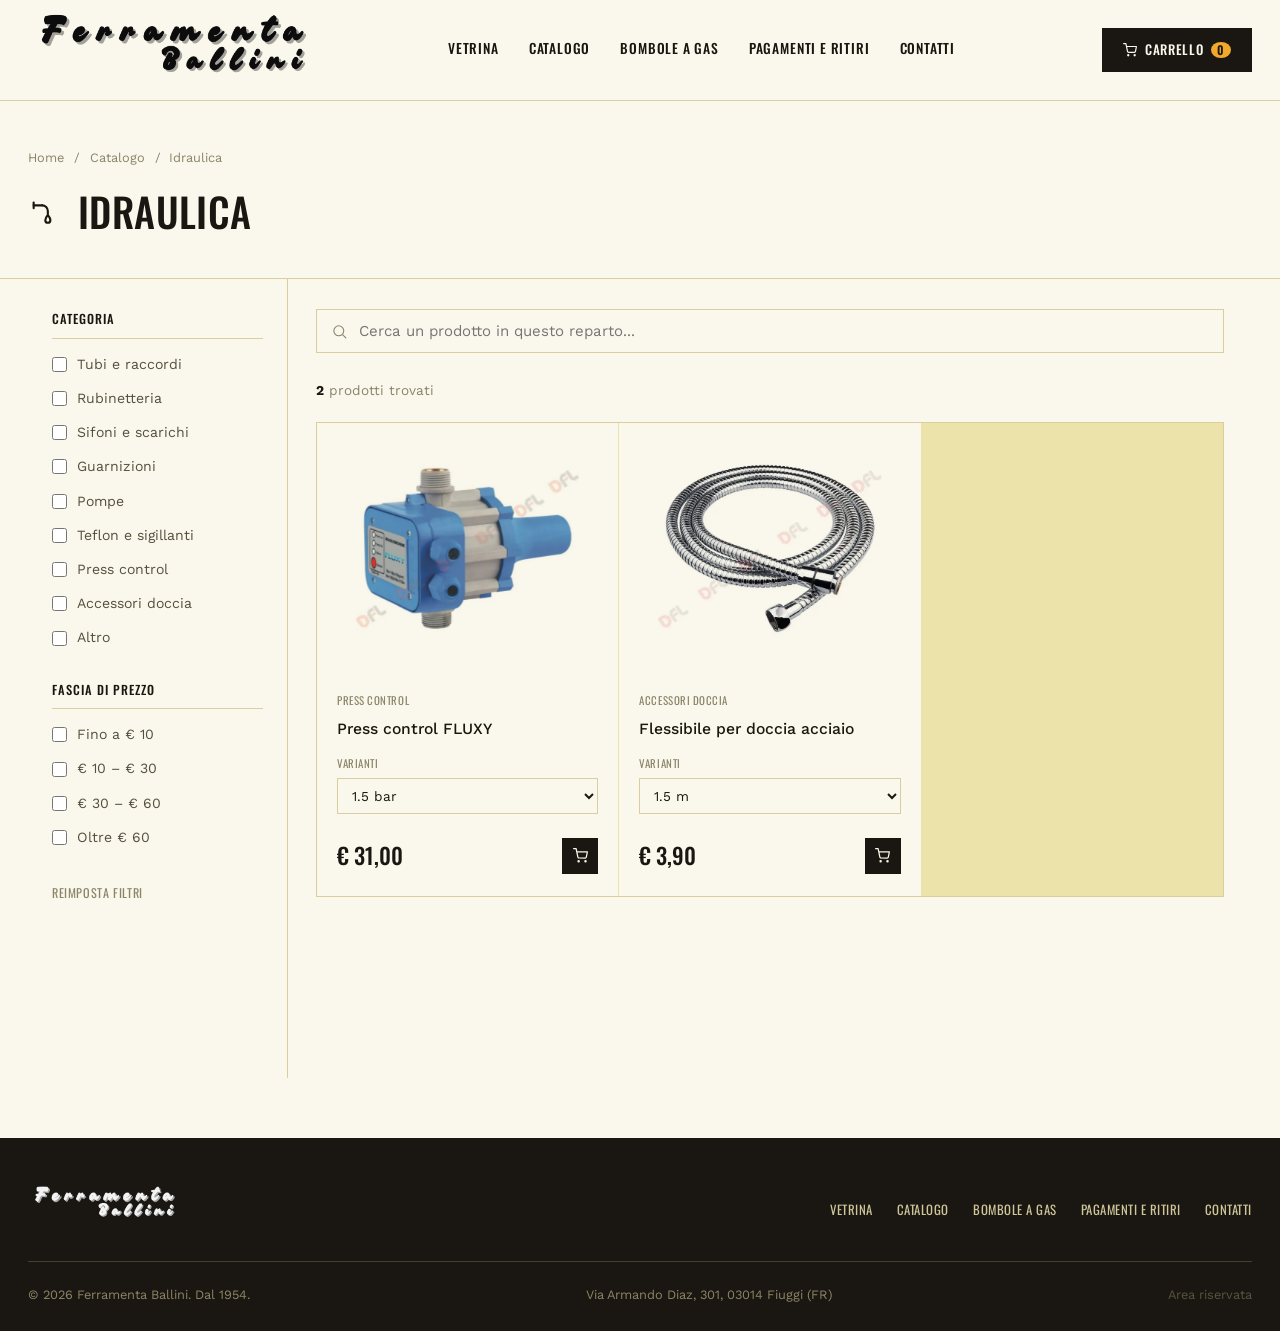
<file: reparti/reparto-idraulica.html>
<!DOCTYPE html>
<html lang="it">
<head>
<meta charset="UTF-8">
<meta name="viewport" content="width=device-width, initial-scale=1.0">
<title>Idraulica — Ferramenta Ballini</title>
<meta name="description" content="Tubi, raccordi, rubinetteria e sifoni da Ferramenta Ballini a Fiuggi (FR). Materiale idraulico per ogni riparazione, in negozio dal 1954.">
<link rel="canonical" href="https://crballini.github.io/ferramentaballini/reparti/reparto-idraulica.html">
<meta property="og:type" content="website">
<meta property="og:title" content="Idraulica — Ferramenta Ballini">
<meta property="og:description" content="Tubi, raccordi, rubinetteria e sifoni da Ferramenta Ballini a Fiuggi (FR). Materiale idraulico per ogni riparazione, in negozio dal 1954.">
<meta property="og:url" content="https://crballini.github.io/ferramentaballini/reparti/reparto-idraulica.html">
<meta property="og:image" content="https://crballini.github.io/ferramentaballini/img_index/logo.png">
<meta property="og:locale" content="it_IT">
<link rel="preconnect" href="https://fonts.googleapis.com">
<link rel="preconnect" href="https://fonts.gstatic.com" crossorigin>
<link href="https://fonts.googleapis.com/css2?family=Oswald:wght@400;500;600&family=Work+Sans:wght@400;500;600&display=swap" rel="stylesheet">
<link rel="stylesheet" href="../assets/site-shared.css">
<link rel="stylesheet" href="../assets/catalog.css">
</head>
<body>

<header class="site-header" id="siteHeader">
  <div class="container">
    <div class="brand">
      <a href="../index.html"><img src="../img_index/logo.png" alt="Ferramenta Ballini"></a>
    </div>
    <nav>
      <a href="../index.html#offerte">Vetrina</a>
      <a href="../index.html#catalogo">Catalogo</a>
      <a href="../index.html#bombole-gas">Bombole a gas</a>
      <a href="../informazioni.html">Pagamenti e ritiri</a>
      <a href="../index.html#contatti">Contatti</a>
      <a class="call-btn" href="tel:+390775515391">
        <svg width="14" height="14" viewBox="0 0 24 24" fill="none" stroke="currentColor" stroke-width="2" stroke-linecap="round" stroke-linejoin="round"><path d="M22 16.92v3a2 2 0 0 1-2.18 2 19.79 19.79 0 0 1-8.63-3.07 19.5 19.5 0 0 1-6-6 19.79 19.79 0 0 1-3.07-8.67A2 2 0 0 1 4.11 2h3a2 2 0 0 1 2 1.72c.127.96.361 1.903.7 2.81a2 2 0 0 1-.45 2.11L8.09 9.91a16 16 0 0 0 6 6l1.27-1.27a2 2 0 0 1 2.11-.45c.907.339 1.85.573 2.81.7A2 2 0 0 1 22 16.92z"/></svg>
        Chiama
      </a>
    </nav>
    <button class="menu-toggle" id="menuToggle" aria-label="Apri il menu">
      <svg width="20" height="20" viewBox="0 0 24 24" fill="none" stroke="#1A1712" stroke-width="1.5" stroke-linecap="round">
        <line class="bar bar1" x1="3" y1="6" x2="21" y2="6"/>
        <line class="bar bar2" x1="3" y1="12" x2="21" y2="12"/>
        <line class="bar bar3" x1="3" y1="18" x2="21" y2="18"/>
      </svg>
    </button>
  </div>
</header>

<section class="page-head">
  <div class="container">
    <div class="breadcrumb">
      <a href="../index.html">Home</a> &nbsp;/&nbsp; <a href="../index.html#catalogo">Catalogo</a> &nbsp;/&nbsp; Idraulica
    </div>
    <h1><svg viewBox="0 0 24 24" fill="none" stroke-width="1.5" stroke-linecap="round" stroke-linejoin="round"><path d="M4 6v4"/><path d="M4 8h6"/><path d="M10 8a4 4 0 0 1 4 4v2"/><path d="M12.2 18.5a1.8 1.8 0 0 0 3.6 0c0-1.4-1.8-3.7-1.8-3.7s-1.8 2.3-1.8 3.7z"/></svg>Idraulica</h1>
  </div>
</section>

<div class="container">
<div class="catalog-page">

  <aside class="catalog-sidebar">
    <div class="catalog-sidebar-inner">
      <div class="filter-group">
        <h4>Categoria</h4>
        <div id="categoryFilters"></div>
      </div>
      <div class="filter-group">
        <h4>Fascia di prezzo</h4>
        <div id="priceFilters"></div>
      </div>
    </div>
    <button class="filter-reset" id="resetFilters">Reimposta filtri</button>
  </aside>

  <main class="catalog-main">
    <div class="catalog-toolbar">
      <div class="search-box">
        <svg viewBox="0 0 24 24" fill="none" stroke-width="1.5" stroke-linecap="round" stroke-linejoin="round"><circle cx="11" cy="11" r="7"/><line x1="21" y1="21" x2="16.65" y2="16.65"/></svg>
        <input type="text" id="searchInput" placeholder="Cerca un prodotto in questo reparto...">
      </div>
    </div>

    <div class="catalog-count" id="catalogCount"></div>
    <div class="catalog-grid" id="catalogGrid"></div>
  </main>

</div>
</div>

<footer>
  <div class="container">
    <div class="footer-top">
      <div class="footer-brand">
        <img src="../img_index/logo_footer.png" alt="Ferramenta Ballini">
      </div>
      <div class="footer-nav">
        <a href="../index.html#offerte">Vetrina</a>
      <a href="../index.html#catalogo">Catalogo</a>
      <a href="../index.html#bombole-gas">Bombole a gas</a>
      <a href="../informazioni.html">Pagamenti e ritiri</a>
      <a href="../index.html#contatti">Contatti</a>
      </div>
    </div>
    <div class="footer-bottom">
      <span>© 2026 Ferramenta Ballini. Dal 1954.</span>
      <span>Via Armando Diaz, 301, 03014 Fiuggi (FR)</span>
      <a href="../area-gestione.html" style="opacity:0.55;">Area riservata</a>
    </div>
  </div>
</footer>

<script>
  window.CATALOG_CONFIG = {
    categoryIcon: `<svg viewBox="0 0 24 24" fill="none" stroke-width="1.5" stroke-linecap="round" stroke-linejoin="round"><path d="M4 6v4"/><path d="M4 8h6"/><path d="M10 8a4 4 0 0 1 4 4v2"/><path d="M12.2 18.5a1.8 1.8 0 0 0 3.6 0c0-1.4-1.8-3.7-1.8-3.7s-1.8 2.3-1.8 3.7z"/></svg>`,
    subcategories: ["Tubi e raccordi", "Rubinetteria", "Sifoni e scarichi", "Guarnizioni", "Pompe", "Teflon e sigillanti", "Press control", "Accessori doccia", "Altro"],
    productsUrl: '../assets/data/prodotti-idraulica.json'
  };
</script>
<script src="../assets/catalog.js"></script>

</body>
</html>
</file>
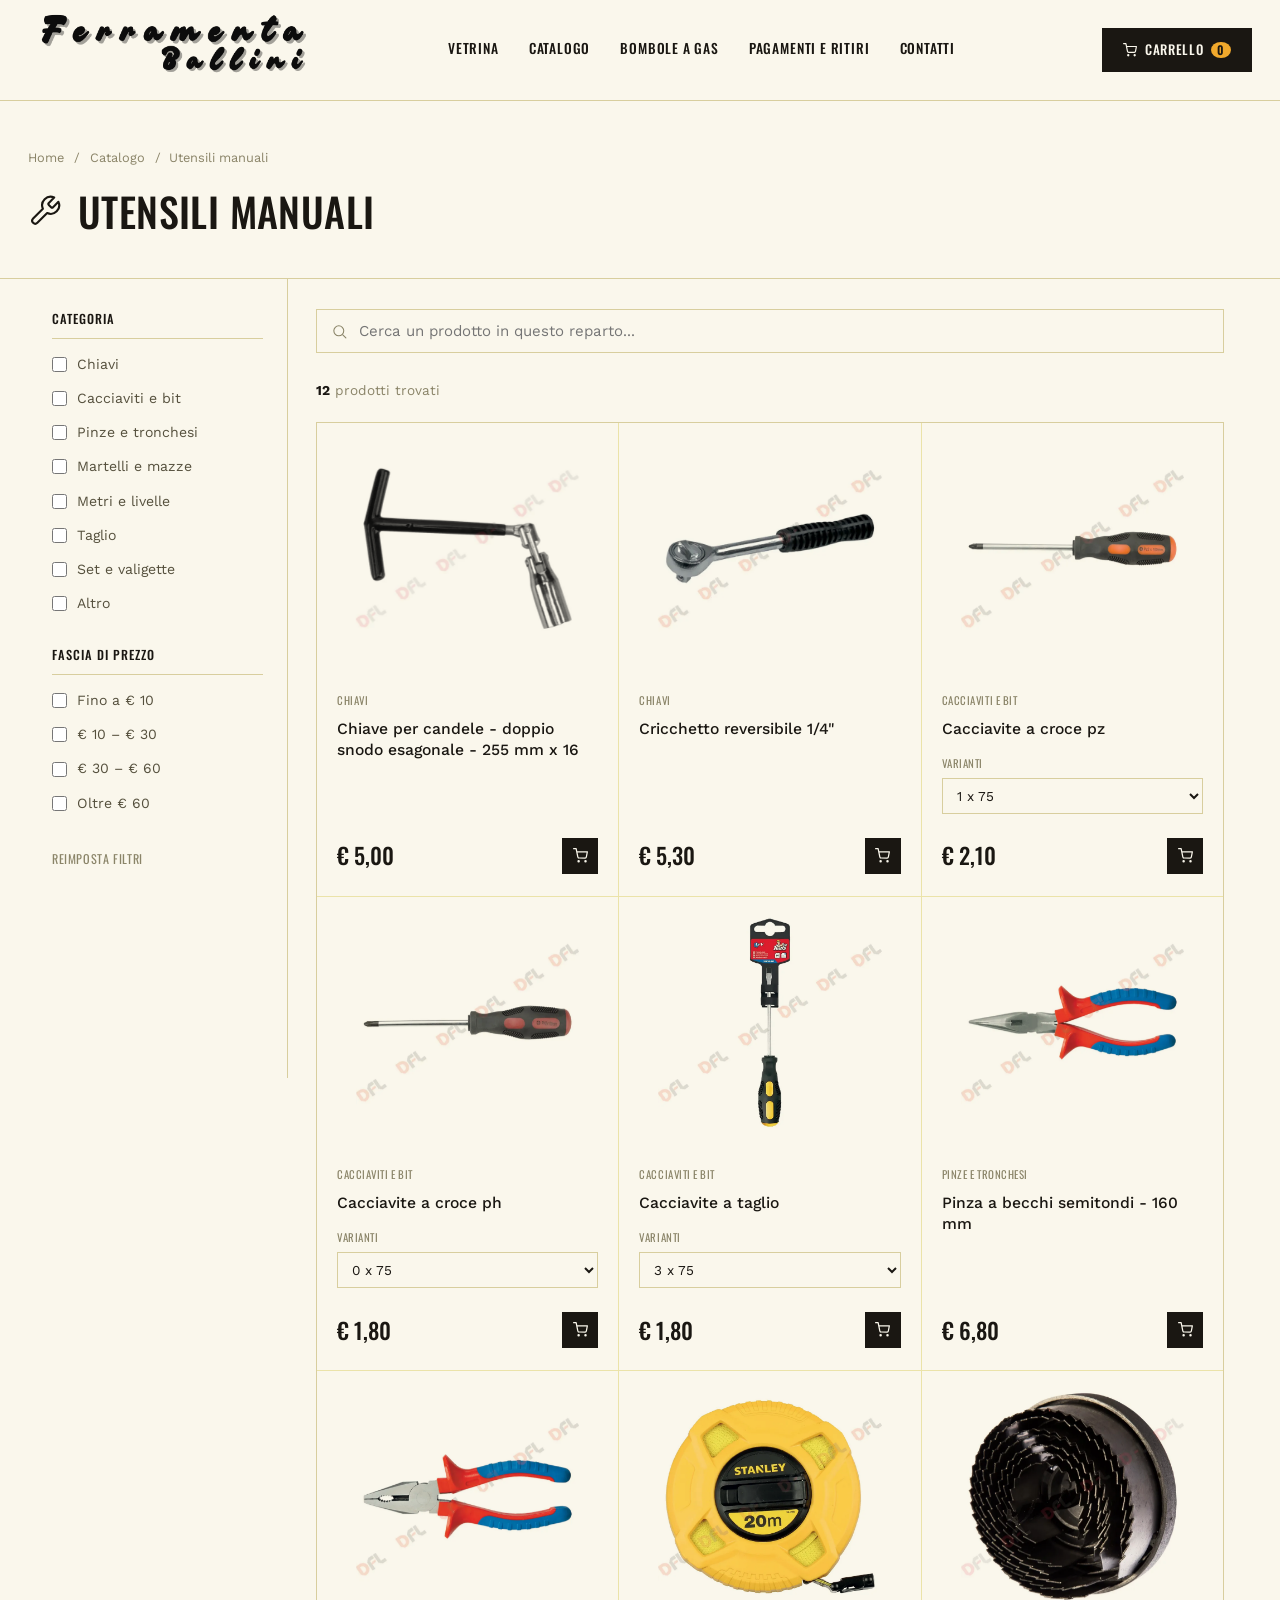
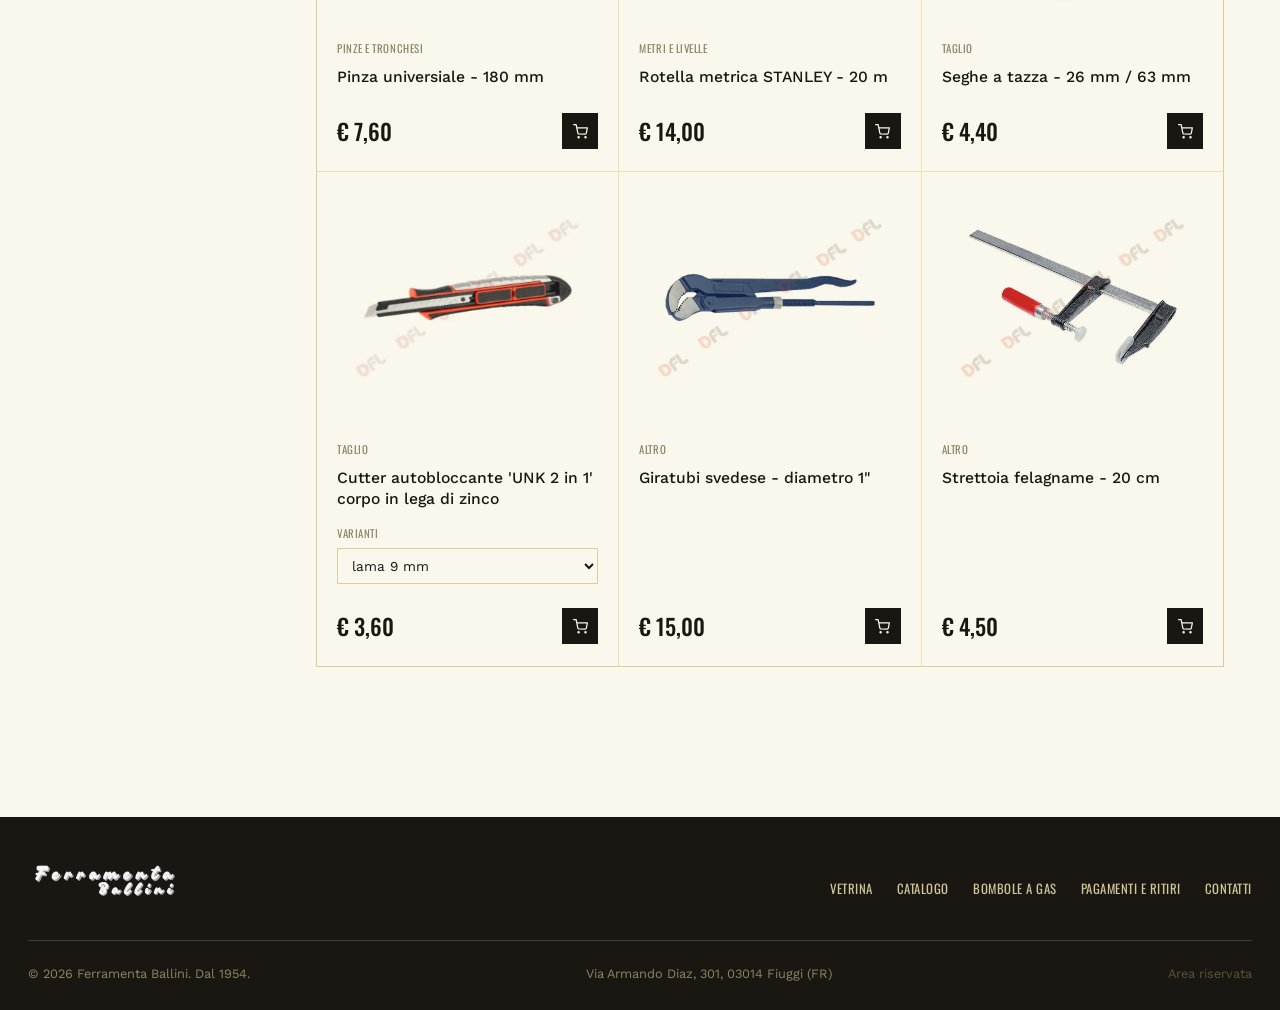
<file: reparti/reparto-utensili-manuali.html>
<!DOCTYPE html>
<html lang="it">
<head>
<meta charset="UTF-8">
<meta name="viewport" content="width=device-width, initial-scale=1.0">
<title>Utensili manuali — Ferramenta Ballini</title>
<meta name="description" content="Chiavi, cacciaviti, pinze, martelli e set professionali da Ferramenta Ballini a Fiuggi (FR). Utensili manuali per ogni lavoro, dal 1954.">
<link rel="canonical" href="https://crballini.github.io/ferramentaballini/reparti/reparto-utensili-manuali.html">
<meta property="og:type" content="website">
<meta property="og:title" content="Utensili manuali — Ferramenta Ballini">
<meta property="og:description" content="Chiavi, cacciaviti, pinze, martelli e set professionali da Ferramenta Ballini a Fiuggi (FR). Utensili manuali per ogni lavoro, dal 1954.">
<meta property="og:url" content="https://crballini.github.io/ferramentaballini/reparti/reparto-utensili-manuali.html">
<meta property="og:image" content="https://crballini.github.io/ferramentaballini/img_index/logo.png">
<meta property="og:locale" content="it_IT">
<link rel="preconnect" href="https://fonts.googleapis.com">
<link rel="preconnect" href="https://fonts.gstatic.com" crossorigin>
<link href="https://fonts.googleapis.com/css2?family=Oswald:wght@400;500;600&family=Work+Sans:wght@400;500;600&display=swap" rel="stylesheet">
<link rel="stylesheet" href="../assets/site-shared.css">
<link rel="stylesheet" href="../assets/catalog.css">
</head>
<body>

<header class="site-header" id="siteHeader">
  <div class="container">
    <div class="brand">
      <a href="../index.html"><img src="../img_index/logo.png" alt="Ferramenta Ballini"></a>
    </div>
    <nav>
      <a href="../index.html#offerte">Vetrina</a>
      <a href="../index.html#catalogo">Catalogo</a>
      <a href="../index.html#bombole-gas">Bombole a gas</a>
      <a href="../informazioni.html">Pagamenti e ritiri</a>
      <a href="../index.html#contatti">Contatti</a>
      <a class="call-btn" href="tel:+390775515391">
        <svg width="14" height="14" viewBox="0 0 24 24" fill="none" stroke="currentColor" stroke-width="2" stroke-linecap="round" stroke-linejoin="round"><path d="M22 16.92v3a2 2 0 0 1-2.18 2 19.79 19.79 0 0 1-8.63-3.07 19.5 19.5 0 0 1-6-6 19.79 19.79 0 0 1-3.07-8.67A2 2 0 0 1 4.11 2h3a2 2 0 0 1 2 1.72c.127.96.361 1.903.7 2.81a2 2 0 0 1-.45 2.11L8.09 9.91a16 16 0 0 0 6 6l1.27-1.27a2 2 0 0 1 2.11-.45c.907.339 1.85.573 2.81.7A2 2 0 0 1 22 16.92z"/></svg>
        Chiama
      </a>
    </nav>
    <button class="menu-toggle" id="menuToggle" aria-label="Apri il menu">
      <svg width="20" height="20" viewBox="0 0 24 24" fill="none" stroke="#1A1712" stroke-width="1.5" stroke-linecap="round">
        <line class="bar bar1" x1="3" y1="6" x2="21" y2="6"/>
        <line class="bar bar2" x1="3" y1="12" x2="21" y2="12"/>
        <line class="bar bar3" x1="3" y1="18" x2="21" y2="18"/>
      </svg>
    </button>
  </div>
</header>

<section class="page-head">
  <div class="container">
    <div class="breadcrumb">
      <a href="../index.html">Home</a> &nbsp;/&nbsp; <a href="../index.html#catalogo">Catalogo</a> &nbsp;/&nbsp; Utensili manuali
    </div>
    <h1><svg viewBox="0 0 24 24" fill="none" stroke-width="1.5" stroke-linecap="round" stroke-linejoin="round"><path d="M14.7 6.3a1 1 0 0 0 0 1.4l1.6 1.6a1 1 0 0 0 1.4 0l3.77-3.77a6 6 0 0 1-7.94 7.94l-6.91 6.91a2.12 2.12 0 0 1-3-3l6.91-6.91a6 6 0 0 1 7.94-7.94l-3.76 3.76z"/></svg>Utensili manuali</h1>
  </div>
</section>

<div class="container">
<div class="catalog-page">

  <aside class="catalog-sidebar">
    <div class="catalog-sidebar-inner">
      <div class="filter-group">
        <h4>Categoria</h4>
        <div id="categoryFilters"></div>
      </div>
      <div class="filter-group">
        <h4>Fascia di prezzo</h4>
        <div id="priceFilters"></div>
      </div>
    </div>
    <button class="filter-reset" id="resetFilters">Reimposta filtri</button>
  </aside>

  <main class="catalog-main">
    <div class="catalog-toolbar">
      <div class="search-box">
        <svg viewBox="0 0 24 24" fill="none" stroke-width="1.5" stroke-linecap="round" stroke-linejoin="round"><circle cx="11" cy="11" r="7"/><line x1="21" y1="21" x2="16.65" y2="16.65"/></svg>
        <input type="text" id="searchInput" placeholder="Cerca un prodotto in questo reparto...">
      </div>
    </div>

    <div class="catalog-count" id="catalogCount"></div>
    <div class="catalog-grid" id="catalogGrid"></div>
  </main>

</div>
</div>

<footer>
  <div class="container">
    <div class="footer-top">
      <div class="footer-brand">
        <img src="../img_index/logo_footer.png" alt="Ferramenta Ballini">
      </div>
      <div class="footer-nav">
        <a href="../index.html#offerte">Vetrina</a>
      <a href="../index.html#catalogo">Catalogo</a>
      <a href="../index.html#bombole-gas">Bombole a gas</a>
      <a href="../informazioni.html">Pagamenti e ritiri</a>
      <a href="../index.html#contatti">Contatti</a>
      </div>
    </div>
    <div class="footer-bottom">
      <span>© 2026 Ferramenta Ballini. Dal 1954.</span>
      <span>Via Armando Diaz, 301, 03014 Fiuggi (FR)</span>
      <a href="../area-gestione.html" style="opacity:0.55;">Area riservata</a>
    </div>
  </div>
</footer>

<script>
  window.CATALOG_CONFIG = {
    categoryIcon: `<svg viewBox="0 0 24 24" fill="none" stroke-width="1.5" stroke-linecap="round" stroke-linejoin="round"><path d="M14.7 6.3a1 1 0 0 0 0 1.4l1.6 1.6a1 1 0 0 0 1.4 0l3.77-3.77a6 6 0 0 1-7.94 7.94l-6.91 6.91a2.12 2.12 0 0 1-3-3l6.91-6.91a6 6 0 0 1 7.94-7.94l-3.76 3.76z"/></svg>`,
    subcategories: ["Chiavi", "Cacciaviti e bit", "Pinze e tronchesi", "Martelli e mazze", "Metri e livelle", "Taglio", "Set e valigette", "Altro"],
    productsUrl: '../assets/data/prodotti-utensili-manuali.json'
  };
</script>
<script src="../assets/catalog.js"></script>

</body>
</html>
</file>
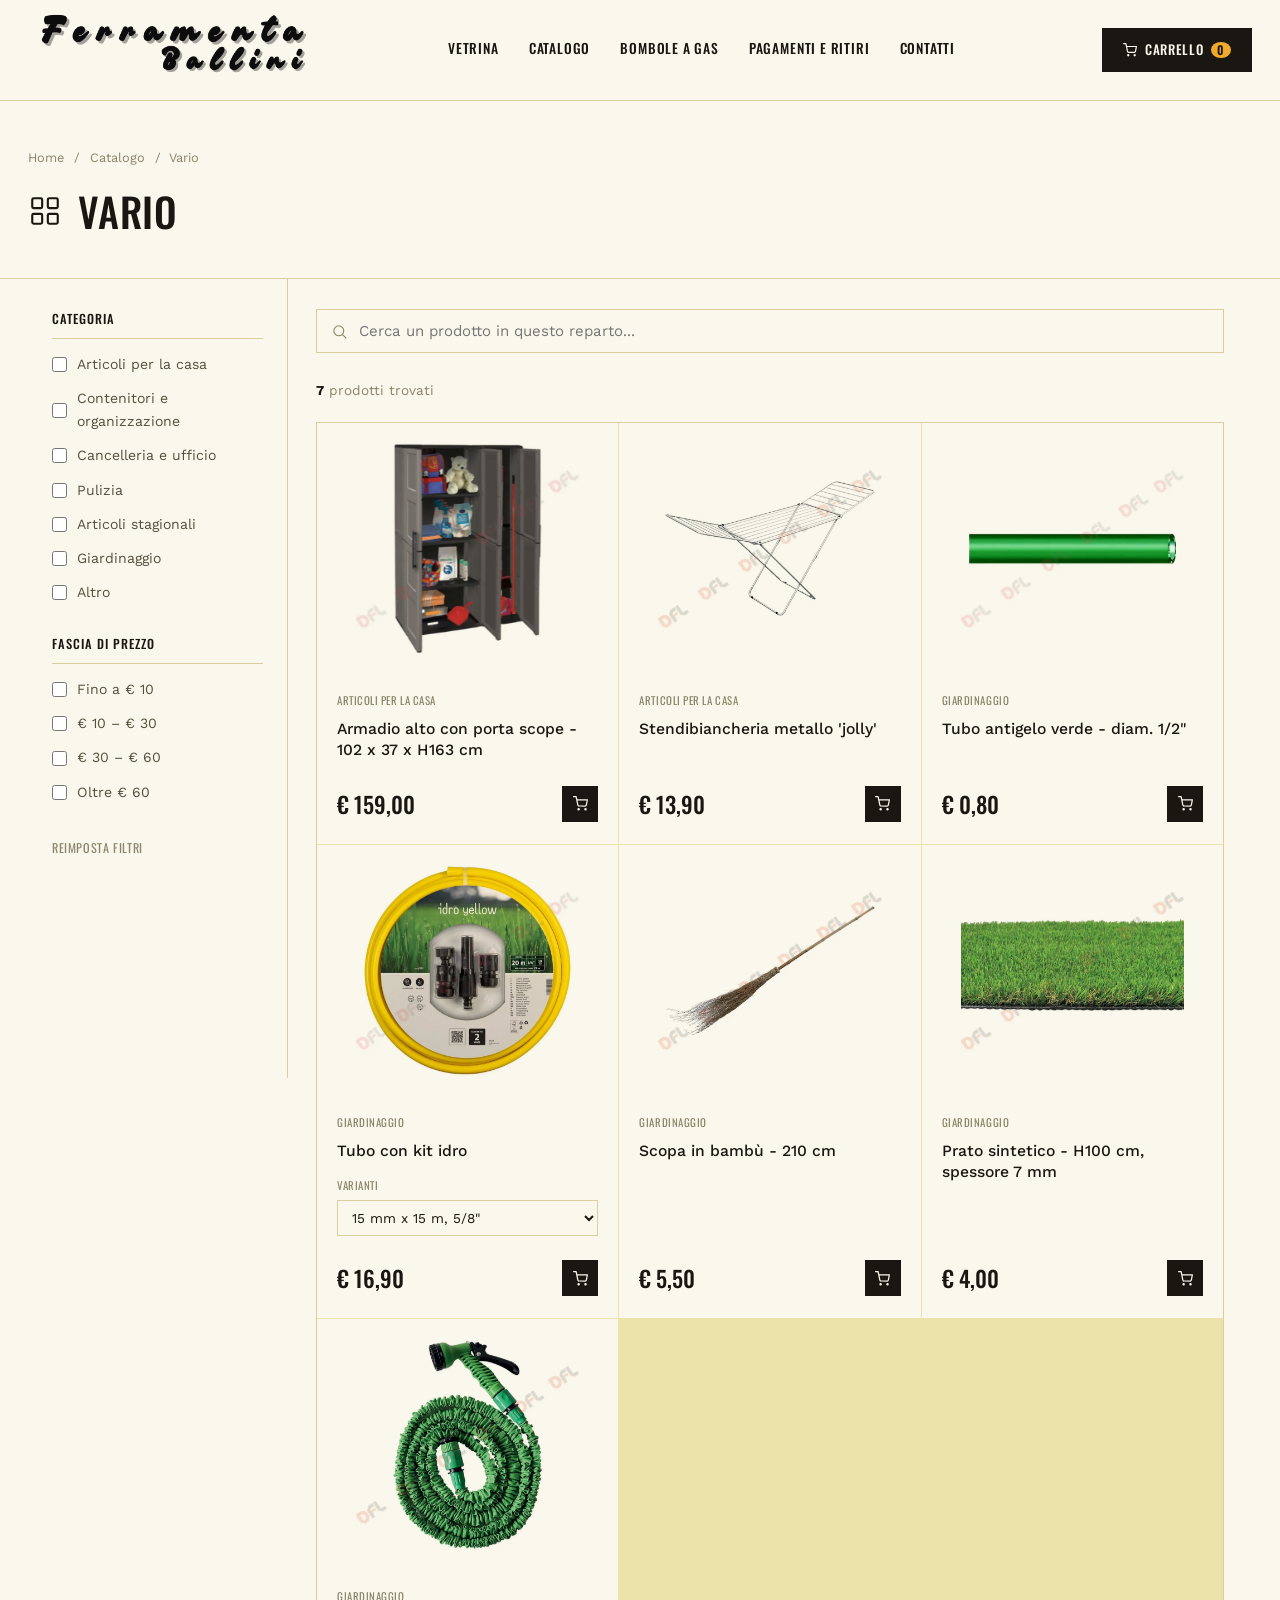
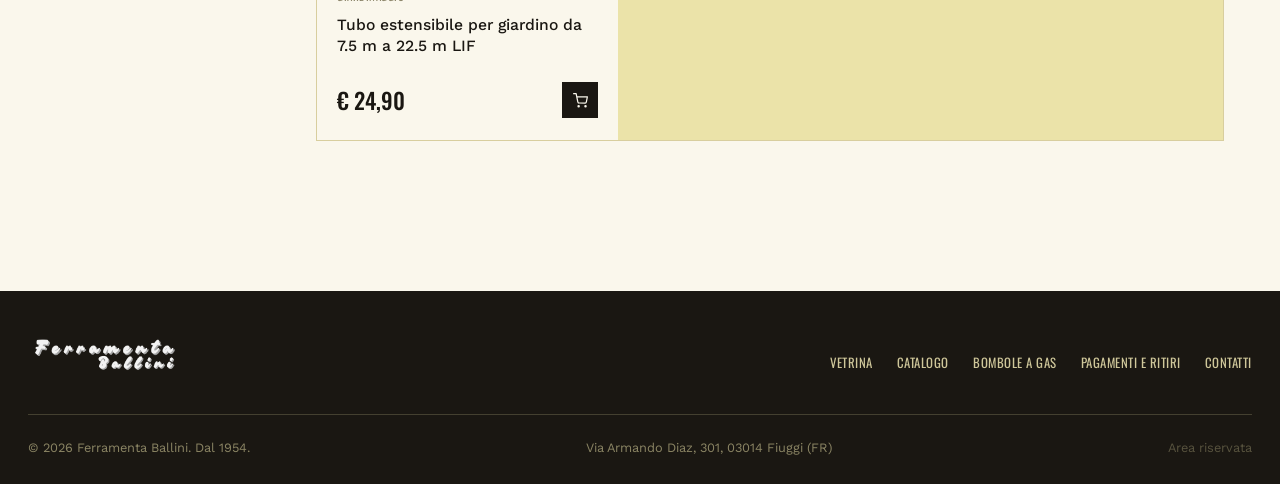
<file: reparti/reparto-vario.html>
<!DOCTYPE html>
<html lang="it">
<head>
<meta charset="UTF-8">
<meta name="viewport" content="width=device-width, initial-scale=1.0">
<title>Vario — Ferramenta Ballini</title>
<meta name="description" content="Articoli per la casa, cancelleria, pulizia e giardinaggio da Ferramenta Ballini a Fiuggi (FR). In negozio dal 1954.">
<link rel="canonical" href="https://crballini.github.io/ferramentaballini/reparti/reparto-vario.html">
<meta property="og:type" content="website">
<meta property="og:title" content="Vario — Ferramenta Ballini">
<meta property="og:description" content="Articoli per la casa, cancelleria, pulizia e giardinaggio da Ferramenta Ballini a Fiuggi (FR). In negozio dal 1954.">
<meta property="og:url" content="https://crballini.github.io/ferramentaballini/reparti/reparto-vario.html">
<meta property="og:image" content="https://crballini.github.io/ferramentaballini/img_index/logo.png">
<meta property="og:locale" content="it_IT">
<link rel="preconnect" href="https://fonts.googleapis.com">
<link rel="preconnect" href="https://fonts.gstatic.com" crossorigin>
<link href="https://fonts.googleapis.com/css2?family=Oswald:wght@400;500;600&family=Work+Sans:wght@400;500;600&display=swap" rel="stylesheet">
<link rel="stylesheet" href="../assets/site-shared.css">
<link rel="stylesheet" href="../assets/catalog.css">
</head>
<body>

<header class="site-header" id="siteHeader">
  <div class="container">
    <div class="brand">
      <a href="../index.html"><img src="../img_index/logo.png" alt="Ferramenta Ballini"></a>
    </div>
    <nav>
      <a href="../index.html#offerte">Vetrina</a>
      <a href="../index.html#catalogo">Catalogo</a>
      <a href="../index.html#bombole-gas">Bombole a gas</a>
      <a href="../informazioni.html">Pagamenti e ritiri</a>
      <a href="../index.html#contatti">Contatti</a>
      <a class="call-btn" href="tel:+390775515391">
        <svg width="14" height="14" viewBox="0 0 24 24" fill="none" stroke="currentColor" stroke-width="2" stroke-linecap="round" stroke-linejoin="round"><path d="M22 16.92v3a2 2 0 0 1-2.18 2 19.79 19.79 0 0 1-8.63-3.07 19.5 19.5 0 0 1-6-6 19.79 19.79 0 0 1-3.07-8.67A2 2 0 0 1 4.11 2h3a2 2 0 0 1 2 1.72c.127.96.361 1.903.7 2.81a2 2 0 0 1-.45 2.11L8.09 9.91a16 16 0 0 0 6 6l1.27-1.27a2 2 0 0 1 2.11-.45c.907.339 1.85.573 2.81.7A2 2 0 0 1 22 16.92z"/></svg>
        Chiama
      </a>
    </nav>
    <button class="menu-toggle" id="menuToggle" aria-label="Apri il menu">
      <svg width="20" height="20" viewBox="0 0 24 24" fill="none" stroke="#1A1712" stroke-width="1.5" stroke-linecap="round">
        <line class="bar bar1" x1="3" y1="6" x2="21" y2="6"/>
        <line class="bar bar2" x1="3" y1="12" x2="21" y2="12"/>
        <line class="bar bar3" x1="3" y1="18" x2="21" y2="18"/>
      </svg>
    </button>
  </div>
</header>

<section class="page-head">
  <div class="container">
    <div class="breadcrumb">
      <a href="../index.html">Home</a> &nbsp;/&nbsp; <a href="../index.html#catalogo">Catalogo</a> &nbsp;/&nbsp; Vario
    </div>
    <h1><svg viewBox="0 0 24 24" fill="none" stroke-width="1.5" stroke-linecap="round" stroke-linejoin="round"><rect x="3" y="3" width="7" height="7" rx="1"/><rect x="14" y="3" width="7" height="7" rx="1"/><rect x="3" y="14" width="7" height="7" rx="1"/><rect x="14" y="14" width="7" height="7" rx="1"/></svg>Vario</h1>
  </div>
</section>

<div class="container">
<div class="catalog-page">

  <aside class="catalog-sidebar">
    <div class="catalog-sidebar-inner">
      <div class="filter-group">
        <h4>Categoria</h4>
        <div id="categoryFilters"></div>
      </div>
      <div class="filter-group">
        <h4>Fascia di prezzo</h4>
        <div id="priceFilters"></div>
      </div>
    </div>
    <button class="filter-reset" id="resetFilters">Reimposta filtri</button>
  </aside>

  <main class="catalog-main">
    <div class="catalog-toolbar">
      <div class="search-box">
        <svg viewBox="0 0 24 24" fill="none" stroke-width="1.5" stroke-linecap="round" stroke-linejoin="round"><circle cx="11" cy="11" r="7"/><line x1="21" y1="21" x2="16.65" y2="16.65"/></svg>
        <input type="text" id="searchInput" placeholder="Cerca un prodotto in questo reparto...">
      </div>
    </div>

    <div class="catalog-count" id="catalogCount"></div>
    <div class="catalog-grid" id="catalogGrid"></div>
  </main>

</div>
</div>

<footer>
  <div class="container">
    <div class="footer-top">
      <div class="footer-brand">
        <img src="../img_index/logo_footer.png" alt="Ferramenta Ballini">
      </div>
      <div class="footer-nav">
        <a href="../index.html#offerte">Vetrina</a>
      <a href="../index.html#catalogo">Catalogo</a>
      <a href="../index.html#bombole-gas">Bombole a gas</a>
      <a href="../informazioni.html">Pagamenti e ritiri</a>
      <a href="../index.html#contatti">Contatti</a>
      </div>
    </div>
    <div class="footer-bottom">
      <span>© 2026 Ferramenta Ballini. Dal 1954.</span>
      <span>Via Armando Diaz, 301, 03014 Fiuggi (FR)</span>
      <a href="../area-gestione.html" style="opacity:0.55;">Area riservata</a>
    </div>
  </div>
</footer>

<script>
  window.CATALOG_CONFIG = {
    categoryIcon: `<svg viewBox="0 0 24 24" fill="none" stroke-width="1.5" stroke-linecap="round" stroke-linejoin="round"><rect x="3" y="3" width="7" height="7" rx="1"/><rect x="14" y="3" width="7" height="7" rx="1"/><rect x="3" y="14" width="7" height="7" rx="1"/><rect x="14" y="14" width="7" height="7" rx="1"/></svg>`,
    subcategories: ["Articoli per la casa", "Contenitori e organizzazione", "Cancelleria e ufficio", "Pulizia", "Articoli stagionali", "Giardinaggio", "Altro"],
    productsUrl: '../assets/data/prodotti-vario.json'
  };
</script>
<script src="../assets/catalog.js"></script>

</body>
</html>
</file>
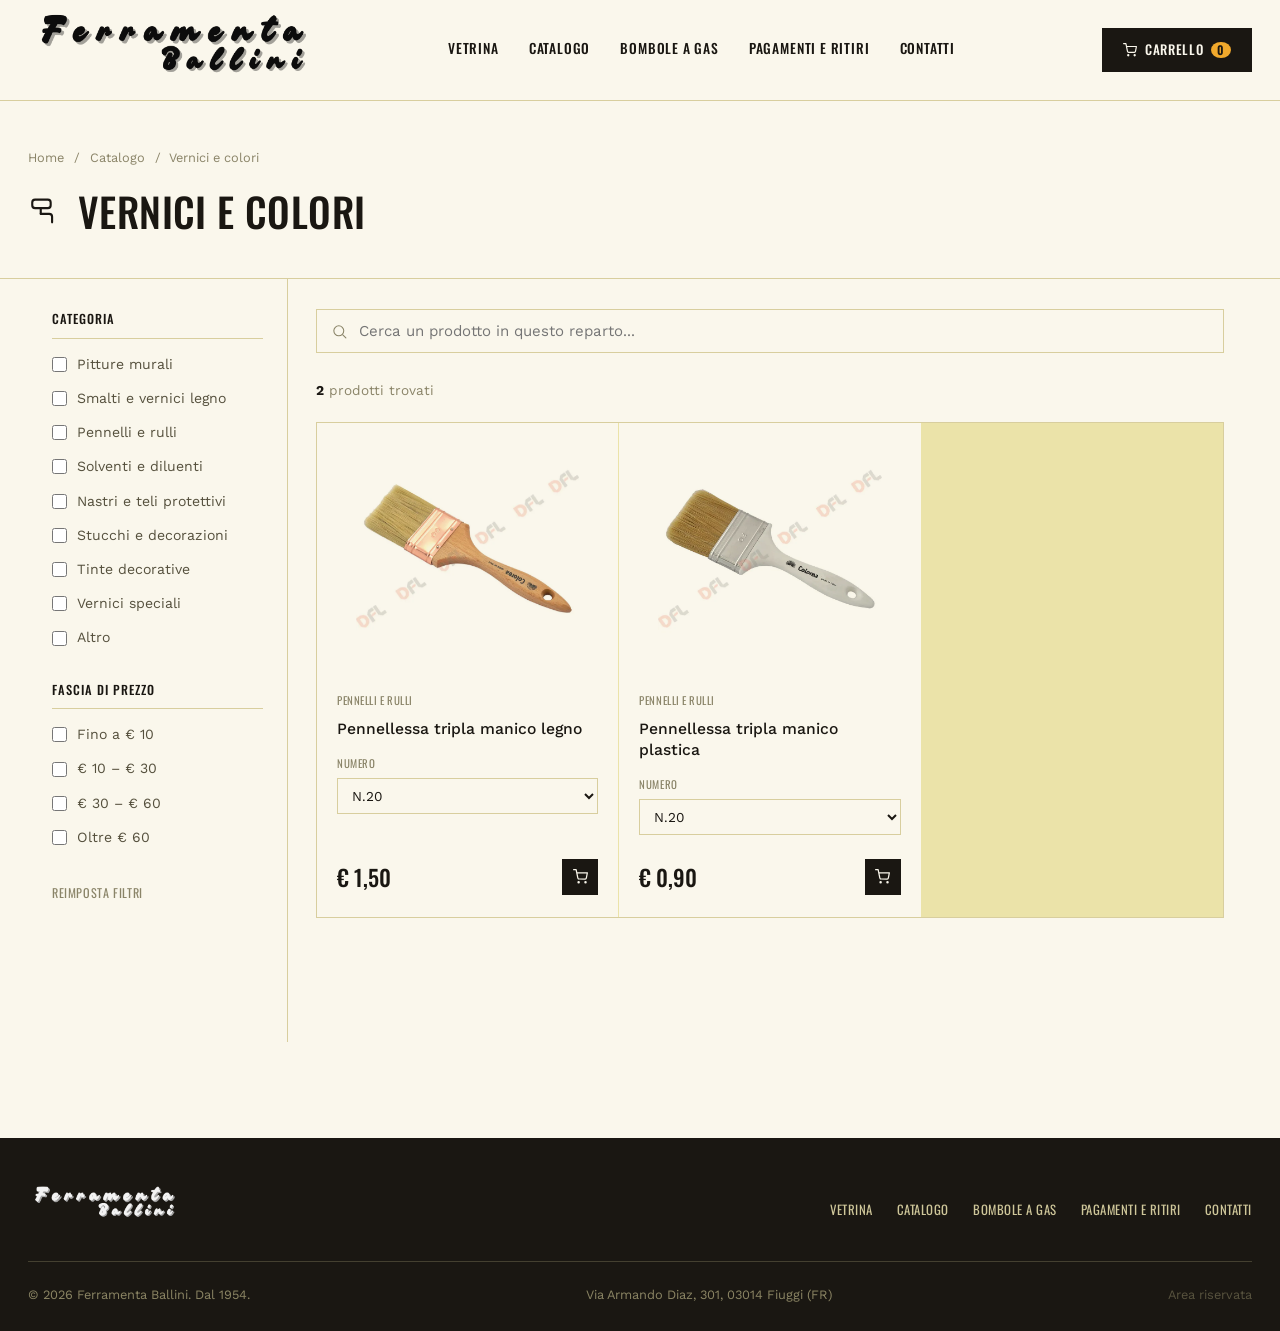
<file: reparti/reparto-vernici-colori.html>
<!DOCTYPE html>
<html lang="it">
<head>
<meta charset="UTF-8">
<meta name="viewport" content="width=device-width, initial-scale=1.0">
<title>Vernici e colori — Ferramenta Ballini</title>
<meta name="description" content="Pitture murali, smalti, pennelli e vernici speciali da Ferramenta Ballini a Fiuggi (FR). Tutto per tinteggiare, in negozio dal 1954.">
<link rel="canonical" href="https://crballini.github.io/ferramentaballini/reparti/reparto-vernici-colori.html">
<meta property="og:type" content="website">
<meta property="og:title" content="Vernici e colori — Ferramenta Ballini">
<meta property="og:description" content="Pitture murali, smalti, pennelli e vernici speciali da Ferramenta Ballini a Fiuggi (FR). Tutto per tinteggiare, in negozio dal 1954.">
<meta property="og:url" content="https://crballini.github.io/ferramentaballini/reparti/reparto-vernici-colori.html">
<meta property="og:image" content="https://crballini.github.io/ferramentaballini/img_index/logo.png">
<meta property="og:locale" content="it_IT">
<link rel="preconnect" href="https://fonts.googleapis.com">
<link rel="preconnect" href="https://fonts.gstatic.com" crossorigin>
<link href="https://fonts.googleapis.com/css2?family=Oswald:wght@400;500;600&family=Work+Sans:wght@400;500;600&display=swap" rel="stylesheet">
<link rel="stylesheet" href="../assets/site-shared.css">
<link rel="stylesheet" href="../assets/catalog.css">
</head>
<body>

<header class="site-header" id="siteHeader">
  <div class="container">
    <div class="brand">
      <a href="../index.html"><img src="../img_index/logo.png" alt="Ferramenta Ballini"></a>
    </div>
    <nav>
      <a href="../index.html#offerte">Vetrina</a>
      <a href="../index.html#catalogo">Catalogo</a>
      <a href="../index.html#bombole-gas">Bombole a gas</a>
      <a href="../informazioni.html">Pagamenti e ritiri</a>
      <a href="../index.html#contatti">Contatti</a>
      <a class="call-btn" href="tel:+390775515391">
        <svg width="14" height="14" viewBox="0 0 24 24" fill="none" stroke="currentColor" stroke-width="2" stroke-linecap="round" stroke-linejoin="round"><path d="M22 16.92v3a2 2 0 0 1-2.18 2 19.79 19.79 0 0 1-8.63-3.07 19.5 19.5 0 0 1-6-6 19.79 19.79 0 0 1-3.07-8.67A2 2 0 0 1 4.11 2h3a2 2 0 0 1 2 1.72c.127.96.361 1.903.7 2.81a2 2 0 0 1-.45 2.11L8.09 9.91a16 16 0 0 0 6 6l1.27-1.27a2 2 0 0 1 2.11-.45c.907.339 1.85.573 2.81.7A2 2 0 0 1 22 16.92z"/></svg>
        Chiama
      </a>
    </nav>
    <button class="menu-toggle" id="menuToggle" aria-label="Apri il menu">
      <svg width="20" height="20" viewBox="0 0 24 24" fill="none" stroke="#1A1712" stroke-width="1.5" stroke-linecap="round">
        <line class="bar bar1" x1="3" y1="6" x2="21" y2="6"/>
        <line class="bar bar2" x1="3" y1="12" x2="21" y2="12"/>
        <line class="bar bar3" x1="3" y1="18" x2="21" y2="18"/>
      </svg>
    </button>
  </div>
</header>

<section class="page-head">
  <div class="container">
    <div class="breadcrumb">
      <a href="../index.html">Home</a> &nbsp;/&nbsp; <a href="../index.html#catalogo">Catalogo</a> &nbsp;/&nbsp; Vernici e colori
    </div>
    <h1><svg viewBox="0 0 24 24" fill="none" stroke-width="1.5" stroke-linecap="round" stroke-linejoin="round"><rect x="3" y="4" width="13" height="6" rx="2"/><path d="M9 10v4"/><path d="M9 14h6a2 2 0 0 1 2 2v4"/></svg>Vernici e colori</h1>
  </div>
</section>

<div class="container">
<div class="catalog-page">

  <aside class="catalog-sidebar">
    <div class="catalog-sidebar-inner">
      <div class="filter-group">
        <h4>Categoria</h4>
        <div id="categoryFilters"></div>
      </div>
      <div class="filter-group">
        <h4>Fascia di prezzo</h4>
        <div id="priceFilters"></div>
      </div>
    </div>
    <button class="filter-reset" id="resetFilters">Reimposta filtri</button>
  </aside>

  <main class="catalog-main">
    <div class="catalog-toolbar">
      <div class="search-box">
        <svg viewBox="0 0 24 24" fill="none" stroke-width="1.5" stroke-linecap="round" stroke-linejoin="round"><circle cx="11" cy="11" r="7"/><line x1="21" y1="21" x2="16.65" y2="16.65"/></svg>
        <input type="text" id="searchInput" placeholder="Cerca un prodotto in questo reparto...">
      </div>
    </div>

    <div class="catalog-count" id="catalogCount"></div>
    <div class="catalog-grid" id="catalogGrid"></div>
  </main>

</div>
</div>

<footer>
  <div class="container">
    <div class="footer-top">
      <div class="footer-brand">
        <img src="../img_index/logo_footer.png" alt="Ferramenta Ballini">
      </div>
      <div class="footer-nav">
        <a href="../index.html#offerte">Vetrina</a>
      <a href="../index.html#catalogo">Catalogo</a>
      <a href="../index.html#bombole-gas">Bombole a gas</a>
      <a href="../informazioni.html">Pagamenti e ritiri</a>
      <a href="../index.html#contatti">Contatti</a>
      </div>
    </div>
    <div class="footer-bottom">
      <span>© 2026 Ferramenta Ballini. Dal 1954.</span>
      <span>Via Armando Diaz, 301, 03014 Fiuggi (FR)</span>
      <a href="area-gestione.html" style="opacity:0.55;">Area riservata</a>
    </div>
  </div>
</footer>

<script>
  window.CATALOG_CONFIG = {
    categoryIcon: `<svg viewBox="0 0 24 24" fill="none" stroke-width="1.5" stroke-linecap="round" stroke-linejoin="round"><rect x="3" y="4" width="13" height="6" rx="2"/><path d="M9 10v4"/><path d="M9 14h6a2 2 0 0 1 2 2v4"/></svg>`,
    subcategories: ["Pitture murali", "Smalti e vernici legno", "Pennelli e rulli", "Solventi e diluenti", "Nastri e teli protettivi", "Stucchi e decorazioni", "Tinte decorative", "Vernici speciali", "Altro"],
    productsUrl: '../assets/data/prodotti-vernici-colori.json'
  };
</script>
<script src="../assets/catalog.js"></script>

</body>
</html>
</file>
<file: assets/site-shared.css>
/* ============================================================
   FERRAMENTA BALLINI — Shared styles (usati dalle pagine reparto)
   ============================================================ */
:root{
  --paper:        #FAF7EC;
  --cream:        #EBE3A9;
  --line:         #D8CE9E;
  --ink:          #1A1712;
  --ink-soft:     #55503D;
  --ink-faint:    #8A8468;
  --yellow:       #F1A92C;
  --yellow-dark:  #C9852A;
  --green:        #4B7A3F;
  --green-bg:     #E4EEDD;
  --red:          #B4432E;
  --red-bg:       #F3E2DD;
  --purple:       #6B4FA0;
  --purple-bg:    #E8E2F0;
}

*{ margin:0; padding:0; box-sizing:border-box; }
html{ scroll-behavior:smooth; }
body{
  background:var(--paper);
  color:var(--ink);
  font-family:'Work Sans', sans-serif;
  font-size:16px;
  line-height:1.65;
  overflow-x:hidden;
}
h1,h2,h3,h4, .label-font{
  font-family:'Oswald', sans-serif;
  text-transform:uppercase;
  letter-spacing:0.01em;
  font-weight:500;
}
.eyebrow{
  font-family:'Oswald', sans-serif;
  font-size:0.78rem;
  font-weight:500;
  letter-spacing:0.22em;
  text-transform:uppercase;
  color:var(--ink-soft);
  display:block;
}
.rule{ width:52px; height:2px; background:var(--ink); margin:16px 0 20px; }
.container{ max-width:1360px; margin:0 auto; padding:0 28px; }
a{ color:inherit; text-decoration:none; }

/* ---------- HEADER ---------- */
.site-header{
  position:sticky; top:0; z-index:50;
  background:var(--paper);
  border-bottom:1px solid var(--line);
}
.site-header .container{
  display:flex; align-items:center; justify-content:space-between;
  padding-top:14px; padding-bottom:14px; gap:20px;
}
.brand img{ height:72px; width:auto; display:block; mix-blend-mode:multiply; }

nav{ display:flex; align-items:center; gap:30px; }
nav a{
  font-family:'Oswald', sans-serif; font-size:0.85rem; font-weight:500;
  letter-spacing:0.06em; text-transform:uppercase; position:relative;
  padding-bottom:4px; color:var(--ink);
}
nav a::after{
  content:""; position:absolute; left:0; bottom:0; width:0%; height:1px;
  background:var(--ink); transition:width 0.2s ease;
}
nav a:hover::after, nav a.is-active::after{ width:100%; }

.btn, .call-btn{
  font-family:'Oswald', sans-serif; font-weight:500; text-transform:uppercase;
  letter-spacing:0.05em; display:inline-flex; align-items:center; gap:8px;
  background:var(--ink); color:var(--paper); border:1px solid var(--ink);
  transition:background 0.15s ease, color 0.15s ease, border-color 0.15s ease;
  cursor:pointer;
}
.btn{ font-size:0.86rem; padding:15px 30px; }
.btn.btn-ghost{ background:transparent; color:var(--ink); }
.btn.btn-small{ padding:10px 18px; font-size:0.78rem; }
.call-btn{ font-size:0.82rem; padding:10px 20px; white-space:nowrap; }
.btn:hover, .btn:focus-visible, .btn.active,
.call-btn:hover, .call-btn:focus-visible{
  background:var(--yellow); border-color:var(--yellow); color:var(--ink);
}
.btn.btn-ghost:hover{ background:var(--paper); color:var(--ink); border-color:var(--ink); }

.menu-toggle{ display:none; }

/* ---------- PAGE HEAD (banner reparto) ---------- */
.page-head{ padding:46px 0 34px; border-bottom:1px solid var(--line); }
.page-head .breadcrumb{
  font-size:0.8rem; color:var(--ink-faint); margin-bottom:10px;
  display:flex; align-items:center; gap:6px;
}
.page-head .breadcrumb a:hover{ color:var(--ink); }
.page-head h1{ font-size:clamp(1.8rem, 3.4vw, 2.5rem); display:flex; align-items:center; gap:16px; }
.page-head h1 svg{ width:34px; height:34px; stroke:var(--ink); flex-shrink:0; }
.page-head p{ color:var(--ink-soft); margin-top:10px; max-width:60ch; }

/* ---------- FOOTER ---------- */
footer{ background:var(--ink); color:var(--cream); padding:48px 0 26px; margin-top:60px; }
.footer-top{
  display:flex; justify-content:space-between; align-items:center; flex-wrap:wrap;
  gap:20px; padding-bottom:28px; border-bottom:1px solid rgba(235,227,169,0.2);
}
.footer-brand img{ height:38px; }
.footer-nav{ display:flex; gap:24px; flex-wrap:wrap; }
.footer-nav a{ font-family:'Oswald', sans-serif; font-size:0.8rem; color:#CFC79A; text-transform:uppercase; letter-spacing:0.04em; }
.footer-nav a:hover{ color:var(--yellow); }
.footer-bottom{
  padding-top:22px; font-size:0.8rem; color:#8B8564;
  display:flex; justify-content:space-between; flex-wrap:wrap; gap:10px;
}

@media (max-width: 900px){
  nav{ display:none; }
  .menu-toggle{
    display:inline-flex; align-items:center; justify-content:center;
    width:42px; height:42px; border:1px solid var(--ink); background:transparent; cursor:pointer;
    position:relative; z-index:1;
  }
  .menu-toggle .bar{
    transition:transform 0.2s ease, opacity 0.2s ease;
    transform-box:fill-box;
    transform-origin:center;
  }
  .site-header.open .menu-toggle .bar1{ transform:translateY(6px) rotate(45deg); }
  .site-header.open .menu-toggle .bar2{ opacity:0; }
  .site-header.open .menu-toggle .bar3{ transform:translateY(-6px) rotate(-45deg); }
  .site-header.open nav{
    display:flex; flex-direction:column; align-items:flex-start; position:absolute; top:100%; left:0; right:0;
    background:var(--paper); border-bottom:1px solid var(--line); padding:20px 28px 24px; gap:18px;
  }
  .site-header.open nav .call-btn{ margin-top:4px; }
}

@media (max-width: 640px){
  .container{ padding:0 18px; }
  .page-head{ padding:32px 0 24px; }
  .page-head h1{ gap:10px; }
  .page-head h1 svg{ width:26px; height:26px; }
}

@media (prefers-reduced-motion: reduce){ *{ transition:none !important; scroll-behavior:auto !important; } }
:focus-visible{ outline:2px solid var(--ink); outline-offset:2px; }
</file>
<file: assets/catalog.css>
/* ============================================================
FERRAMENTA BALLINI — Catalogo di reparto
============================================================ */

.catalog-page{
  display:grid;
  grid-template-columns:260px 1fr;
  align-items:start;
}

/* ---------- SIDEBAR FILTRI (fissa a sinistra) ---------- */
.catalog-sidebar{
  position:sticky;
  top:101px; /* sotto l'header sticky */
  align-self:start;
  height:calc(100vh - 101px);
  overflow-y:auto;
  border-right:1px solid var(--line);
  padding:30px 24px 40px;
}

.filter-group{
  margin-bottom:30px;
}

.filter-group h4{
  font-size:0.78rem;
  letter-spacing:0.08em;
  color:var(--ink);
  margin-bottom:14px;
  padding-bottom:8px;
  border-bottom:1px solid var(--line);
}

.filter-option{
  display:flex;
  align-items:center;
  gap:10px;
  margin-bottom:11px;
  font-size:0.88rem;
  color:var(--ink-soft);
  cursor:pointer;
}

.filter-option input{
  accent-color:var(--ink);
  width:15px;
  height:15px;
  flex-shrink:0;
  cursor:pointer;
}

.filter-option:hover{
  color:var(--ink);
}

.filter-option .count{
  margin-left:auto;
  color:var(--ink-faint);
  font-size:0.8rem;
}

.filter-reset{
  display:inline-flex;
  align-items:center;
  gap:6px;
  font-family:'Oswald', sans-serif;
  font-size:0.76rem;
  letter-spacing:0.05em;
  text-transform:uppercase;
  color:var(--ink-faint);
  cursor:pointer;
  background:none;
  border:none;
  padding:0;
  margin-top:4px;
}

.filter-reset:hover{
  color:var(--ink);
  text-decoration:underline;
}

/* ---------- MAIN ---------- */
.catalog-main{
  padding:30px 28px 90px;
  min-width:0;
}

.catalog-toolbar{
  display:flex;
  align-items:center;
  gap:16px;
  flex-wrap:wrap;
  margin-bottom:26px;
}

.search-box{
  flex:1;
  min-width:220px;
  position:relative;
  display:flex;
  align-items:center;
  border:1px solid var(--line);
  background:var(--paper);
}

.search-box svg{
  position:absolute;
  left:14px;
  width:17px;
  height:17px;
  stroke:var(--ink-faint);
  pointer-events:none;
}

.search-box input{
  width:100%;
  border:none;
  background:transparent;
  padding:12px 14px 12px 42px;
  font-family:'Work Sans', sans-serif;
  font-size:0.94rem;
  color:var(--ink);
}

.search-box input:focus{
  outline:none;
}

.catalog-toolbar .btn{
  flex-shrink:0;
}

.catalog-count{
  font-size:0.85rem;
  color:var(--ink-faint);
  margin-bottom:20px;
}

.catalog-count strong{
  color:var(--ink);
}

.catalog-grid{
  display:grid;
  grid-template-columns:repeat(auto-fill, minmax(230px, 1fr));
  gap:1px;
  background:var(--cream);
  border:1px solid var(--line);
}

.product-card{
  background:var(--paper);
  display:flex;
  flex-direction:column;
  animation:fadeIn 0.25s ease;
}

@keyframes fadeIn{
  from{ opacity:0; }
  to{ opacity:1; }
}

.product-image{
  aspect-ratio:1.2 / 1;
  background:var(--paper);
  display:flex;
  align-items:center;
  justify-content:center;
  overflow:hidden;
  position:relative;
}

.product-image img{
  width:100%;
  height:100%;
  object-fit:contain;
  padding:14px;
  mix-blend-mode:multiply;
}

.product-image svg{
  width:52px;
  height:52px;
  stroke:var(--ink-soft);
  opacity:0.55;
}

.product-body{
  padding:18px 20px 22px;
  display:flex;
  flex-direction:column;
  flex:1;
}

.product-cat{
  font-family:'Oswald', sans-serif;
  font-size:0.68rem;
  letter-spacing:0.05em;
  text-transform:uppercase;
  color:var(--ink-faint);
  margin-bottom:8px;
}

.product-name{
  font-size:0.98rem;
  font-weight:500;
  color:var(--ink);
  line-height:1.35;
  margin-bottom:16px;
}

/* .product-price rimosso per far posto a .product-price-row (v4.0) */

.catalog-empty{
  grid-column:1 / -1;
  background:var(--paper);
  padding:60px 20px;
  text-align:center;
  color:var(--ink-faint);
}

.catalog-empty svg{
  width:40px;
  height:40px;
  stroke:var(--ink-faint);
  margin-bottom:14px;
}

/* ---------- MODALE AGGIUNGI PRODOTTO ---------- */
.modal-overlay{
  position:fixed;
  inset:0;
  background:rgba(26,23,18,0.55);
  display:none;
  align-items:center;
  justify-content:center;
  z-index:200;
  padding:24px;
}

.modal-overlay.open{
  display:flex;
}

.modal-box{
  background:var(--paper);
  width:100%;
  max-width:460px;
  max-height:90vh;
  overflow-y:auto;
  border:1px solid var(--line);
  padding:34px;
}

.modal-box .modal-head{
  display:flex;
  align-items:center;
  justify-content:space-between;
  margin-bottom:6px;
}

.modal-box h3{
  font-size:1.15rem;
}

.modal-close{
  background:none;
  border:none;
  cursor:pointer;
  width:30px;
  height:30px;
  display:flex;
  align-items:center;
  justify-content:center;
  color:var(--ink);
}

.modal-close svg{
  width:18px;
  height:18px;
  stroke:currentColor;
}

.field{
  margin-bottom:18px;
}

.field label{
  display:block;
  font-family:'Oswald', sans-serif;
  font-size:0.76rem;
  text-transform:uppercase;
  letter-spacing:0.04em;
  margin-bottom:7px;
  color:var(--ink);
}

.field input[type="text"], .field input[type="number"], .field select, .field textarea{
  width:100%;
  border:1px solid var(--line);
  background:transparent;
  padding:10px 12px;
  font-family:'Work Sans', sans-serif;
  font-size:0.93rem;
  color:var(--ink);
}

.field input:focus, .field select:focus{
  outline:none;
  border-color:var(--ink);
}

.checkbox-field{
  display:flex;
  align-items:center;
  gap:10px;
  text-transform:none;
  font-family:'Work Sans', sans-serif;
  font-size:0.9rem;
  letter-spacing:normal;
  cursor:pointer;
}

.checkbox-field input{
  accent-color:var(--ink);
  width:16px;
  height:16px;
  flex-shrink:0;
  cursor:pointer;
}

.variant-fields{
  display:none;
}

.variant-fields.open{
  display:block;
}

.product-variant{
  margin-bottom:14px;
}

.product-variant label{
  display:block;
  font-family:'Oswald', sans-serif;
  font-size:0.68rem;
  text-transform:uppercase;
  letter-spacing:0.05em;
  color:var(--ink-faint);
  margin-bottom:5px;
}

.product-variant select{
  width:100%;
  border:1px solid var(--line);
  background:var(--paper);
  padding:8px 10px;
  font-family:'Work Sans', sans-serif;
  font-size:0.85rem;
  color:var(--ink);
}

.product-variant select:focus{
  outline:none;
  border-color:var(--ink);
}

.variant-fields textarea{
  min-height:80px;
  resize:vertical;
}

.image-upload{
  display:flex;
  align-items:center;
  gap:14px;
}

.image-upload .preview{
  width:64px;
  height:64px;
  flex-shrink:0;
  border:1px solid var(--line);
  background:var(--paper);
  display:flex;
  align-items:center;
  justify-content:center;
  overflow:hidden;
}

.image-upload .preview img{
  width:100%;
  height:100%;
  object-fit:contain;
  padding:6px;
}

.image-upload .preview svg{
  width:26px;
  height:26px;
  stroke:var(--ink-faint);
}

.image-upload label.upload-btn{
  font-family:'Oswald', sans-serif;
  font-size:0.78rem;
  text-transform:uppercase;
  letter-spacing:0.04em;
  border:1px solid var(--ink);
  padding:9px 16px;
  cursor:pointer;
  margin:0;
}

.image-upload label.upload-btn:hover{
  background:var(--ink);
  color:var(--paper);
}

.image-upload input[type="file"]{
  display:none;
}

.modal-actions{
  display:flex;
  gap:12px;
  margin-top:24px;
}

.modal-actions .btn{
  flex:1;
  justify-content:center;
}

.toast{
  position:fixed;
  bottom:26px;
  left:50%;
  transform:translate(-50%, 20px);
  background:var(--ink);
  color:var(--paper);
  padding:13px 24px;
  font-size:0.88rem;
  opacity:0;
  pointer-events:none;
  transition:opacity 0.2s ease, transform 0.2s ease;
  z-index:300;
}

.toast.show{
  opacity:1;
  transform:translate(-50%, 0);
}

/* ---------- MODALE DETTAGLIO PRODOTTO (v12) ---------- */
.modal-overlay-detail {
  position: fixed;
  inset: 0;
  background: rgba(26,23,18,0.7);
  display: flex; /* usiamo flex con display:none gestito da JS */
  align-items: center;
  justify-content: center;
  z-index: 250;
  padding: 20px;
  animation: fadeIn 0.2s ease;
}

.modal-box-detail {
  background: var(--paper);
  width: 100%;
  max-width: 820px;
  max-height: 90vh;
  overflow-y: auto;
  border: 1px solid var(--line);
  position: relative;
  padding: 40px;
  box-shadow: 0 10px 30px rgba(0,0,0,0.15);
  animation: slideUp 0.25s ease;
}

@keyframes slideUp {
  from {
    transform: translateY(20px);
    opacity: 0;
  }
  to {
    transform: translateY(0);
    opacity: 1;
  }
}

.modal-close-detail {
  position: absolute;
  top: 15px;
  right: 15px;
  background: none;
  border: none;
  cursor: pointer;
  width: 32px;
  height: 32px;
  display: flex;
  align-items: center;
  justify-content: center;
  color: var(--ink);
  transition: color 0.15s ease;
  z-index: 10;
}

.modal-close-detail:hover {
  color: var(--yellow-dark);
}

.modal-close-detail svg {
  width: 22px;
  height: 22px;
}

.modal-detail-content {
  display: grid;
  grid-template-columns: 1.1fr 1fr;
  gap: 40px;
}

/* --- GALLERIA --- */
.modal-detail-gallery {
  display: flex;
  flex-direction: column;
  gap: 16px;
}

.modal-detail-main-img-wrapper {
  aspect-ratio: 1.2 / 1;
  background: var(--paper);
  border: 1px solid var(--line);
  display: flex;
  align-items: center;
  justify-content: center;
  overflow: hidden;
  position: relative;
}

#modalDetailMainImgContainer {
  width: 100%;
  height: 100%;
  display: flex;
  align-items: center;
  justify-content: center;
}

#modalDetailMainImgContainer img {
  width: 100%;
  height: 100%;
  object-fit: contain;
  padding: 20px;
  mix-blend-mode: multiply;
}

#modalDetailMainImgContainer svg {
  width: 70px;
  height: 70px;
  stroke: var(--ink-soft);
  opacity: 0.45;
}

.gallery-arrow {
  position: absolute;
  top: 50%;
  transform: translateY(-50%);
  width: 36px;
  height: 36px;
  border-radius: 50%;
  background: var(--paper);
  border: 1px solid var(--line);
  display: flex;
  align-items: center;
  justify-content: center;
  cursor: pointer;
  color: var(--ink);
  transition: all 0.15s ease;
  z-index: 5;
  box-shadow: 0 2px 6px rgba(0,0,0,0.05);
}

.gallery-arrow:hover {
  background: var(--yellow);
  border-color: var(--yellow);
}

.gallery-arrow svg {
  width: 18px;
  height: 18px;
}

.gallery-arrow.prev {
  left: 12px;
}

.gallery-arrow.next {
  right: 12px;
}

.modal-detail-thumbnails {
  display: flex;
  gap: 10px;
  flex-wrap: wrap;
}

.modal-detail-thumb {
  width: 60px;
  height: 60px;
  border: 1px solid var(--line);
  background: var(--paper);
  cursor: pointer;
  display: flex;
  align-items: center;
  justify-content: center;
  overflow: hidden;
  transition: border-color 0.15s ease;
  padding: 4px;
}

.modal-detail-thumb img {
  max-width: 100%;
  max-height: 100%;
  object-fit: contain;
  mix-blend-mode: multiply;
}

.modal-detail-thumb:hover {
  border-color: var(--ink);
}

.modal-detail-thumb.active {
  border-color: var(--yellow-dark);
  border-width: 2px;
}

/* --- DETTAGLI INFO --- */
.modal-detail-info {
  display: flex;
  flex-direction: column;
}

.modal-detail-cat {
  font-family: 'Oswald', sans-serif;
  font-size: 0.75rem;
  letter-spacing: 0.08em;
  text-transform: uppercase;
  color: var(--ink-faint);
  margin-bottom: 8px;
}

.modal-detail-title {
  font-size: 1.6rem;
  color: var(--ink);
  line-height: 1.25;
  margin-bottom: 16px;
  font-weight: 500;
}

.modal-detail-price-avail {
  display: flex;
  align-items: center;
  gap: 20px;
  margin-bottom: 24px;
  padding-bottom: 20px;
  border-bottom: 1px solid var(--line);
}

.modal-detail-price {
  font-family: 'Oswald', sans-serif;
  font-size: 2.1rem;
  font-weight: 500;
  color: var(--ink);
}

.modal-detail-desc {
  font-size: 0.95rem;
  color: var(--ink-soft);
  line-height: 1.6;
  margin-bottom: 26px;
}

.modal-detail-variants {
  margin-bottom: 26px;
}

.modal-detail-btn {
  margin-top: auto;
  align-self: flex-start;
  padding: 14px 28px;
}

/* ---------- RESPONSIVE ---------- */
@media (max-width: 900px){
  .catalog-page{ grid-template-columns:1fr; }
  .catalog-sidebar{
    position:static;
    height:auto;
    overflow-y:visible;
    border-right:none;
    border-bottom:1px solid var(--line);
    padding:20px 4px;
  }
  .catalog-sidebar-inner{ display:flex; flex-wrap:wrap; gap:0 40px; }
  .filter-group{ min-width:200px; flex:1; }
  .catalog-main{ padding:24px 4px 70px; }
}

@media (max-width: 768px) {
  .modal-box-detail {
    padding: 30px 24px;
  }
  .modal-detail-content {
    grid-template-columns: 1fr;
    gap: 30px;
  }
  .modal-detail-btn {
    width: 100%;
    justify-content: center;
  }
}

@media (max-width: 640px){
  .catalog-sidebar-inner{ flex-direction:column; gap:0; }
  .filter-group{ min-width:0; }
  .catalog-toolbar{ gap:12px; }
  .catalog-grid{ grid-template-columns:repeat(auto-fill, minmax(150px, 1fr)); }
  .modal-box{ padding:26px 22px; }
}


/* ============================================================
   STILI CARRELLO (Aggiunti per Ritiro su Ordinazione v2.0)
   ============================================================ */

/* Pulsante Carrello Header */
.cart-btn {
  font-family: 'Oswald', sans-serif;
  font-weight: 500;
  text-transform: uppercase;
  letter-spacing: 0.05em;
  display: inline-flex;
  align-items: center;
  gap: 8px;
  background: var(--ink);
  color: var(--paper);
  border: 1px solid var(--ink);
  transition: background 0.15s ease, color 0.15s ease, border-color 0.15s ease;
  cursor: pointer;
  font-size: 0.82rem;
  padding: 10px 20px;
  white-space: nowrap;
  margin-left: 15px;
  z-index: 55;
  text-decoration: none;
}

.cart-btn:hover {
  background: var(--yellow);
  border-color: var(--yellow);
  color: var(--ink);
}

.cart-btn svg {
  width: 14px;
  height: 14px;
}

.cart-btn .cart-count {
  background: var(--yellow);
  color: var(--ink);
  border-radius: 50%;
  padding: 2px 6px;
  font-size: 0.75rem;
  font-weight: 600;
  display: inline-block;
  line-height: 1;
  transition: background 0.15s ease, color 0.15s ease;
}

.cart-btn:hover .cart-count {
  background: var(--ink);
  color: var(--paper);
}

/* Modale Carrello (Finestra Laterale Scorrevole / Drawer Drawer Panel) */
.modal-overlay-cart {
  position: fixed;
  inset: 0;
  background: rgba(26, 23, 18, 0.55);
  display: none; /* Inizialmente none, cambiato in flex da JS */
  justify-content: flex-end; /* Allinea il carrello sul lato destro dello schermo */
  z-index: 9999; /* Sopra a tutti gli elementi */
  opacity: 0;
  transition: opacity 0.3s ease-out;
  backdrop-filter: blur(2px);
}

.modal-overlay-cart.open {
  opacity: 1;
}

.modal-box-cart {
  background: var(--paper);
  width: 100%;
  max-width: 485px; /* Dimensione ideale e leggibile per un carrello a scorrimento laterale */
  height: 100vh; /* Altezza intera della finestra del browser */
  border-left: 1px solid var(--line);
  position: relative;
  padding: 40px 30px;
  box-shadow: -5px 0 25px rgba(0,0,0,0.15);
  display: flex;
  flex-direction: column;
  transform: translateX(100%); /* Nasconde il pannello fuori dallo schermo a destra */
  transition: transform 0.35s cubic-bezier(0.16, 1, 0.3, 1); /* Transizione di scivolamento fluida */
}

.modal-overlay-cart.open .modal-box-cart {
  transform: translateX(0); /* Fa scivolare il carrello all'interno */
}

.modal-title-cart {
  font-size: 1.5rem;
  color: var(--ink);
  margin-bottom: 24px;
  padding-bottom: 12px;
  border-bottom: 1px solid var(--line);
  display: flex;
  align-items: center;
  gap: 10px;
}

.modal-title-cart svg {
  width: 22px;
  height: 22px;
  stroke: var(--yellow-dark);
}

/* Tabella Articoli Carrello */
.cart-items-list {
  display: flex;
  flex-direction: column;
  gap: 15px;
  margin-bottom: 25px;
  flex: 1; /* Occupa tutto lo spazio verticale disponibile */
  max-height: calc(100vh - 420px); /* Ottimizza l'altezza per schermi medi */
  overflow-y: auto;
  padding-right: 5px;
}

.cart-item-row {
  display: flex;
  align-items: center;
  gap: 15px;
  padding: 12px;
  border: 1px solid var(--line);
  background: var(--paper);
}

.cart-item-img {
  width: 50px;
  height: 50px;
  border: 1px solid var(--line);
  background: var(--paper);
  display: flex;
  align-items: center;
  justify-content: center;
  overflow: hidden;
  padding: 3px;
  flex-shrink: 0;
}

.cart-item-img img {
  max-width: 100%;
  max-height: 100%;
  object-fit: contain;
  mix-blend-mode: multiply;
}

.cart-item-info {
  flex: 1;
  min-width: 0;
}

.cart-item-name {
  font-size: 0.92rem;
  font-weight: 500;
  color: var(--ink);
  white-space: nowrap;
  overflow: hidden;
  text-overflow: ellipsis;
}

.cart-item-variant {
  font-size: 0.72rem;
  color: var(--ink-faint);
  margin-top: 2px;
}

.cart-item-price {
  font-family: 'Oswald', sans-serif;
  font-size: 0.95rem;
  color: var(--ink-soft);
  margin-top: 2px;
}

.cart-item-actions {
  display: flex;
  align-items: center;
  gap: 12px;
}

.cart-qty-ctrl {
  display: flex;
  align-items: center;
  border: 1px solid var(--line);
  background: var(--paper);
}

.cart-qty-ctrl button {
  width: 24px;
  height: 24px;
  border: none;
  background: transparent;
  cursor: pointer;
  font-size: 0.9rem;
  color: var(--ink);
  font-weight: 600;
  display: flex;
  align-items: center;
  justify-content: center;
}

.cart-qty-ctrl input {
  width: 28px;
  text-align: center;
  border: none;
  background: transparent;
  font-size: 0.85rem;
  font-weight: 500;
  color: var(--ink);
  -moz-appearance: textfield;
}

.cart-remove-btn {
  background: none;
  border: none;
  cursor: pointer;
  color: var(--ink-faint);
  display: flex;
  align-items: center;
  justify-content: center;
  width: 28px;
  height: 28px;
  transition: color 0.15s ease;
}

.cart-remove-btn:hover {
  color: #C92A2A;
}

.cart-remove-btn svg {
  width: 18px;
  height: 18px;
}

/* Totale Carrello */
.cart-total-box {
  display: flex;
  justify-content: space-between;
  align-items: center;
  padding: 16px 20px;
  border: 1px solid var(--line);
  background: rgba(216, 206, 158, 0.15);
  margin-bottom: 25px;
}

.cart-total-label {
  font-family: 'Oswald', sans-serif;
  font-size: 1rem;
  text-transform: uppercase;
  color: var(--ink-soft);
}

.cart-total-val {
  font-family: 'Oswald', sans-serif;
  font-size: 1.6rem;
  font-weight: 500;
  color: var(--ink);
}

/* Modulo Prenotazione */
.cart-booking-form h4 {
  font-family: 'Oswald', sans-serif;
  font-size: 0.82rem;
  text-transform: uppercase;
  letter-spacing: 0.05em;
  color: var(--ink);
  margin-bottom: 15px;
  padding-bottom: 6px;
  border-bottom: 1px solid var(--line);
}

.form-row-2 {
  display: grid;
  grid-template-columns: 1fr 1fr;
  gap: 15px;
}

/* Metodo di contatto */
.contact-method-select {
  display: grid;
  grid-template-columns: 1fr 1fr;
  gap: 12px;
  margin-bottom: 20px;
}

.contact-method-card {
  border: 1px solid var(--line);
  padding: 12px;
  background: var(--paper);
  cursor: pointer;
  display: flex;
  align-items: center;
  gap: 10px;
  transition: all 0.15s ease;
}

.contact-method-card input[type="radio"] {
  accent-color: var(--ink);
  cursor: pointer;
}

.contact-method-card label {
  cursor: pointer;
  font-family: 'Oswald', sans-serif;
  font-size: 0.8rem;
  text-transform: uppercase;
  letter-spacing: 0.04em;
  color: var(--ink-soft);
  margin: 0;
  display: flex;
  align-items: center;
  gap: 6px;
}

.contact-method-card label svg {
  width: 14px;
  height: 14px;
}

.contact-method-card.active {
  border-color: var(--yellow-dark);
  background: rgba(241, 169, 44, 0.05);
}

.contact-method-card.active label {
  color: var(--ink);
}

.cart-submit-btn {
  width: 100%;
  display: flex;
  align-items: center;
  justify-content: center;
  gap: 10px;
  background: var(--ink);
  color: var(--paper);
  border: 1px solid var(--ink);
  font-family: 'Oswald', sans-serif;
  text-transform: uppercase;
  font-size: 0.9rem;
  letter-spacing: 0.06em;
  padding: 14px 24px;
  cursor: pointer;
  transition: all 0.15s ease;
  text-decoration: none;
}

.cart-submit-btn:hover {
  background: var(--yellow);
  border-color: var(--yellow);
  color: var(--ink);
}

.cart-submit-btn:disabled {
  background: var(--line);
  border-color: var(--line);
  color: var(--ink-faint);
  cursor: not-allowed;
}

.empty-cart-message {
  text-align: center;
  padding: 40px 10px;
  color: var(--ink-faint);
}

.empty-cart-message svg {
  width: 48px;
  height: 48px;
  stroke: var(--ink-faint);
  margin-bottom: 12px;
  opacity: 0.7;
}

/* Modifiche al selettore quantità nella modale di dettaglio prodotto */
.modal-detail-btn-cart {
  background: var(--yellow);
  color: var(--ink);
  border: 1px solid var(--yellow);
  font-family: 'Oswald', sans-serif;
  text-transform: uppercase;
  font-size: 0.85rem;
  letter-spacing: 0.05em;
  padding: 12px 20px;
  cursor: pointer;
  transition: background 0.15s ease, border-color 0.15s ease, color 0.15s ease;
  display: flex;
  align-items: center;
  justify-content: center;
  gap: 8px;
  text-decoration: none;
}

.modal-detail-btn-cart:hover {
  background: var(--ink);
  border-color: var(--ink);
  color: var(--paper);
}

.modal-detail-btn-cart svg {
  width: 16px;
  height: 16px;
}

/* Animazione toast di successo */
.toast-cart {
  position: fixed;
  bottom: 26px;
  right: 26px;
  background: var(--ink);
  color: var(--paper);
  padding: 14px 24px;
  font-size: 0.88rem;
  font-weight: 500;
  display: flex;
  align-items: center;
  gap: 10px;
  box-shadow: 0 4px 12px rgba(0,0,0,0.15);
  border-left: 4px solid var(--yellow);
  opacity: 0;
  pointer-events: none;
  transform: translateY(20px);
  transition: opacity 0.25s ease, transform 0.25s ease;
  z-index: 310;
}

.toast-cart.show {
  opacity: 1;
  transform: translateY(0);
}

/* Responsività su tablet/mobile per la modale del carrello */
@media (max-width: 768px) {
  .modal-box-cart {
    padding: 30px 20px;
  }
  .form-row-2 {
    grid-template-columns: 1fr;
    gap: 0;
  }
}

@media (max-width: 900px) {
  .cart-btn {
    padding: 8px 12px;
    font-size: 0.75rem;
    margin-left: auto;
    margin-right: 15px;
  }
  .cart-btn .cart-btn-text {
    display: none; /* nascondi su mobile, lasciando solo l'icona ed il contatore */
  }
  .site-header .container {
    justify-content: space-between;
  }
}

/* ---------- AGGIORNAMENTO CARRELLO RAPIDO (v4.0) ---------- */
.product-price-row {
  display: flex;
  align-items: center;
  justify-content: space-between;
  margin-top: auto;
  padding-top: 10px;
  gap: 10px;
}

.product-price-val {
  font-family: 'Oswald', sans-serif;
  font-size: 1.4rem;
  font-weight: 500;
  color: var(--ink);
  line-height: 1;
}

.card-add-to-cart-btn {
  background: var(--ink);
  color: var(--paper);
  border: 1px solid var(--ink);
  width: 36px;
  height: 36px;
  display: flex;
  align-items: center;
  justify-content: center;
  cursor: pointer;
  transition: all 0.15s ease;
  flex-shrink: 0;
}

.card-add-to-cart-btn:hover {
  background: var(--yellow);
  border-color: var(--yellow);
  color: var(--ink);
}

.card-add-to-cart-btn svg {
  width: 15px;
  height: 15px;
}
</file>
